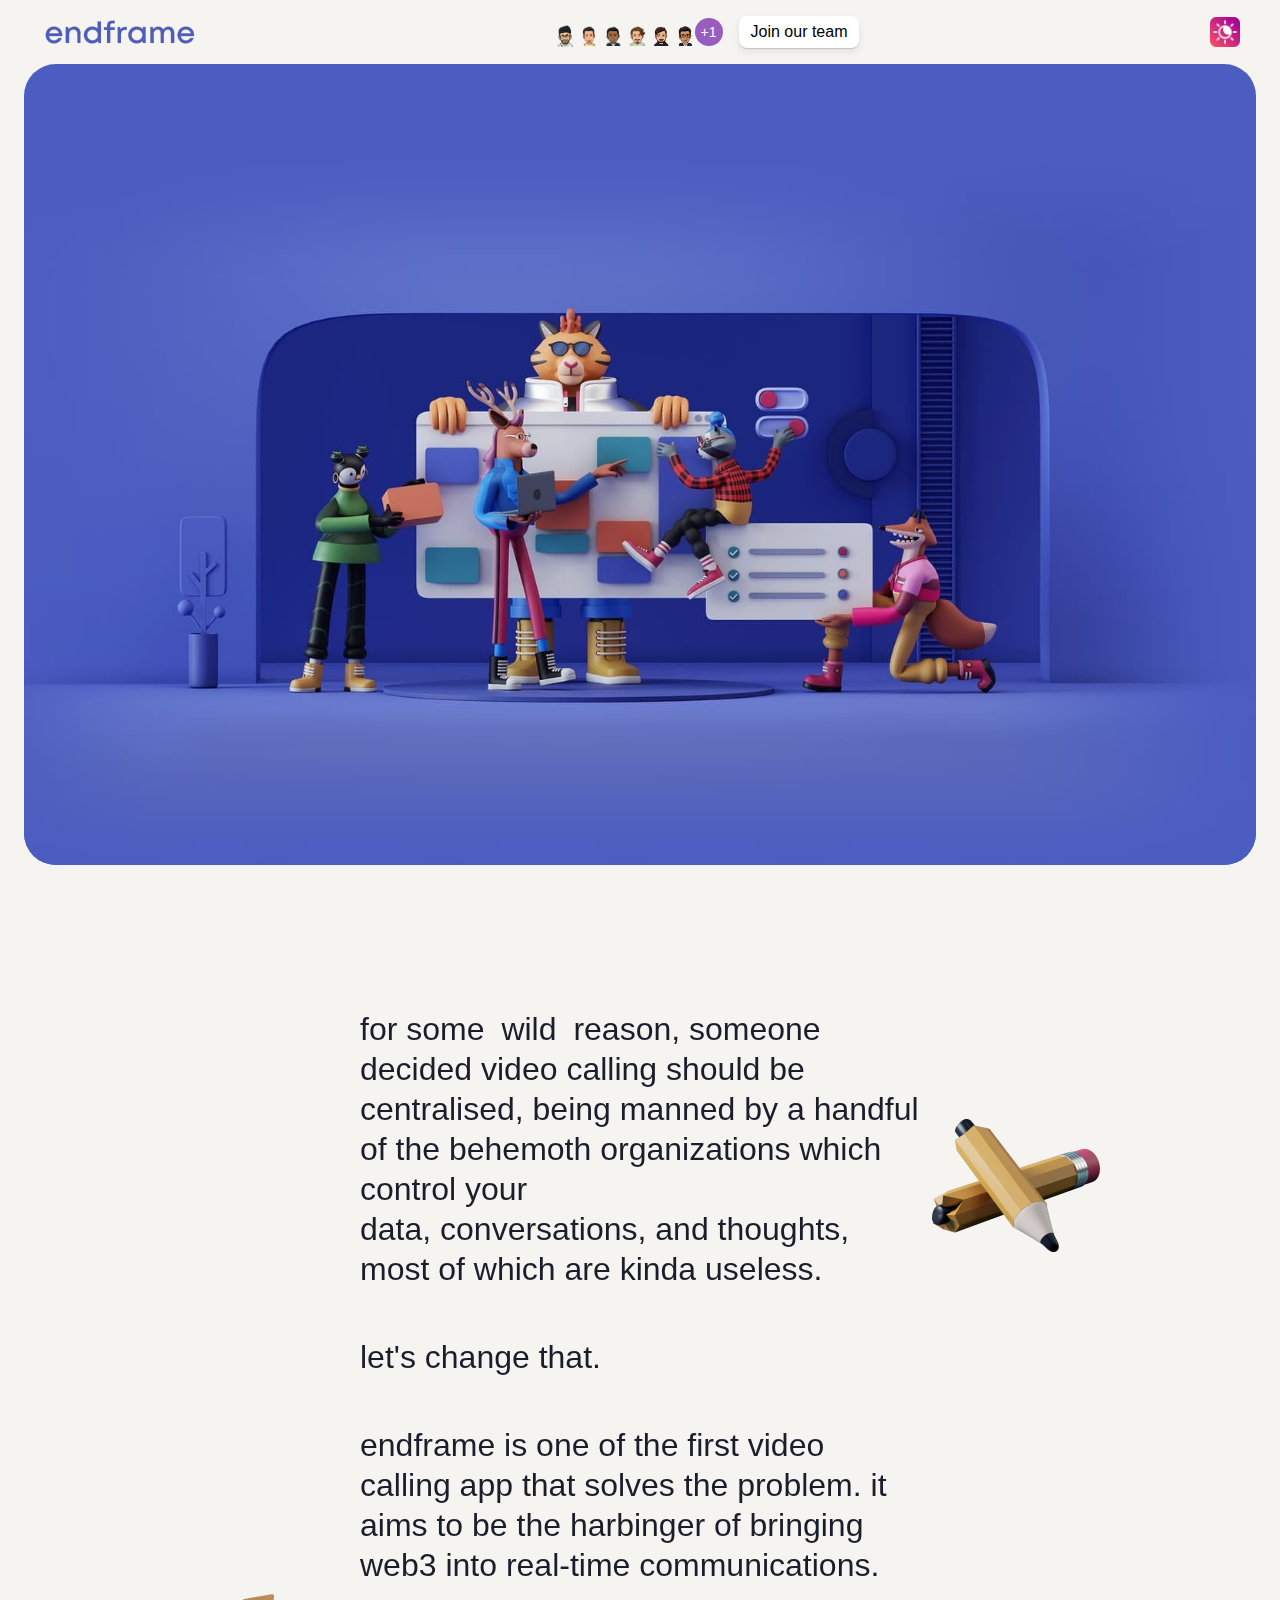
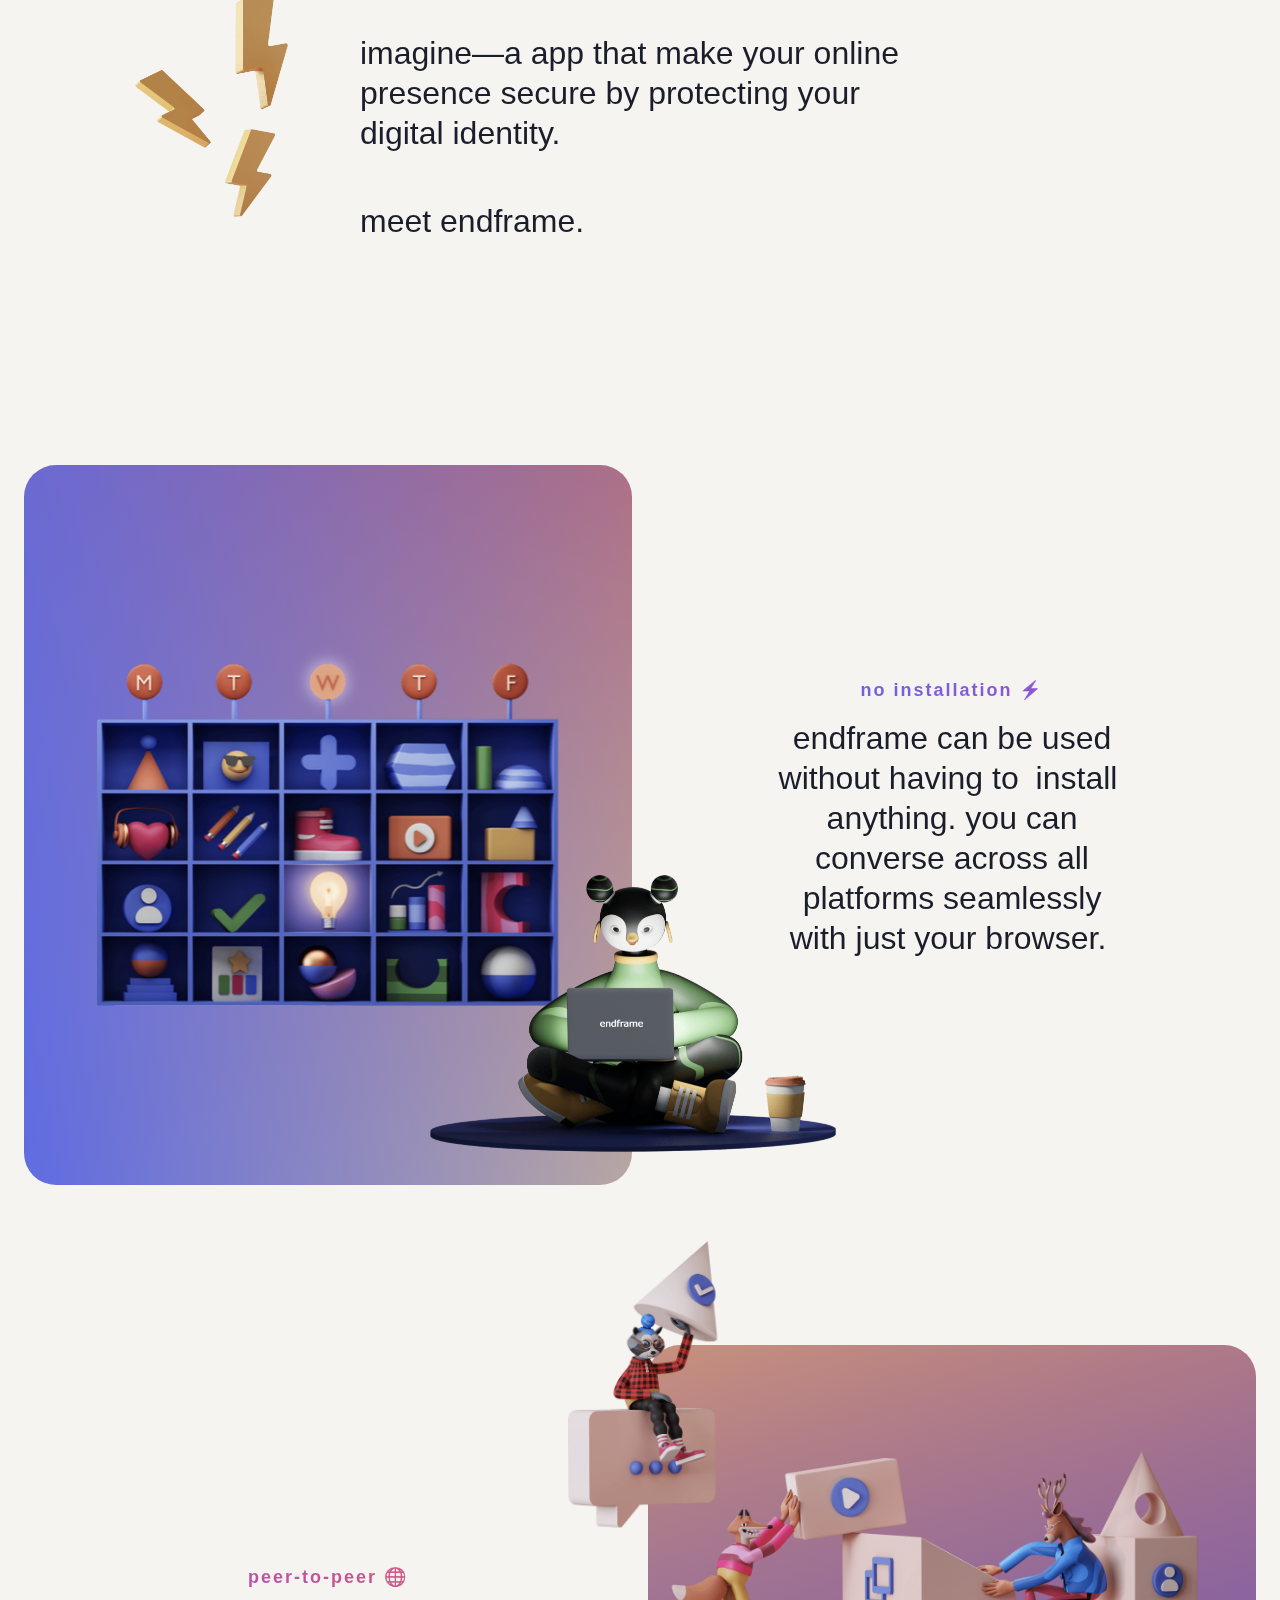
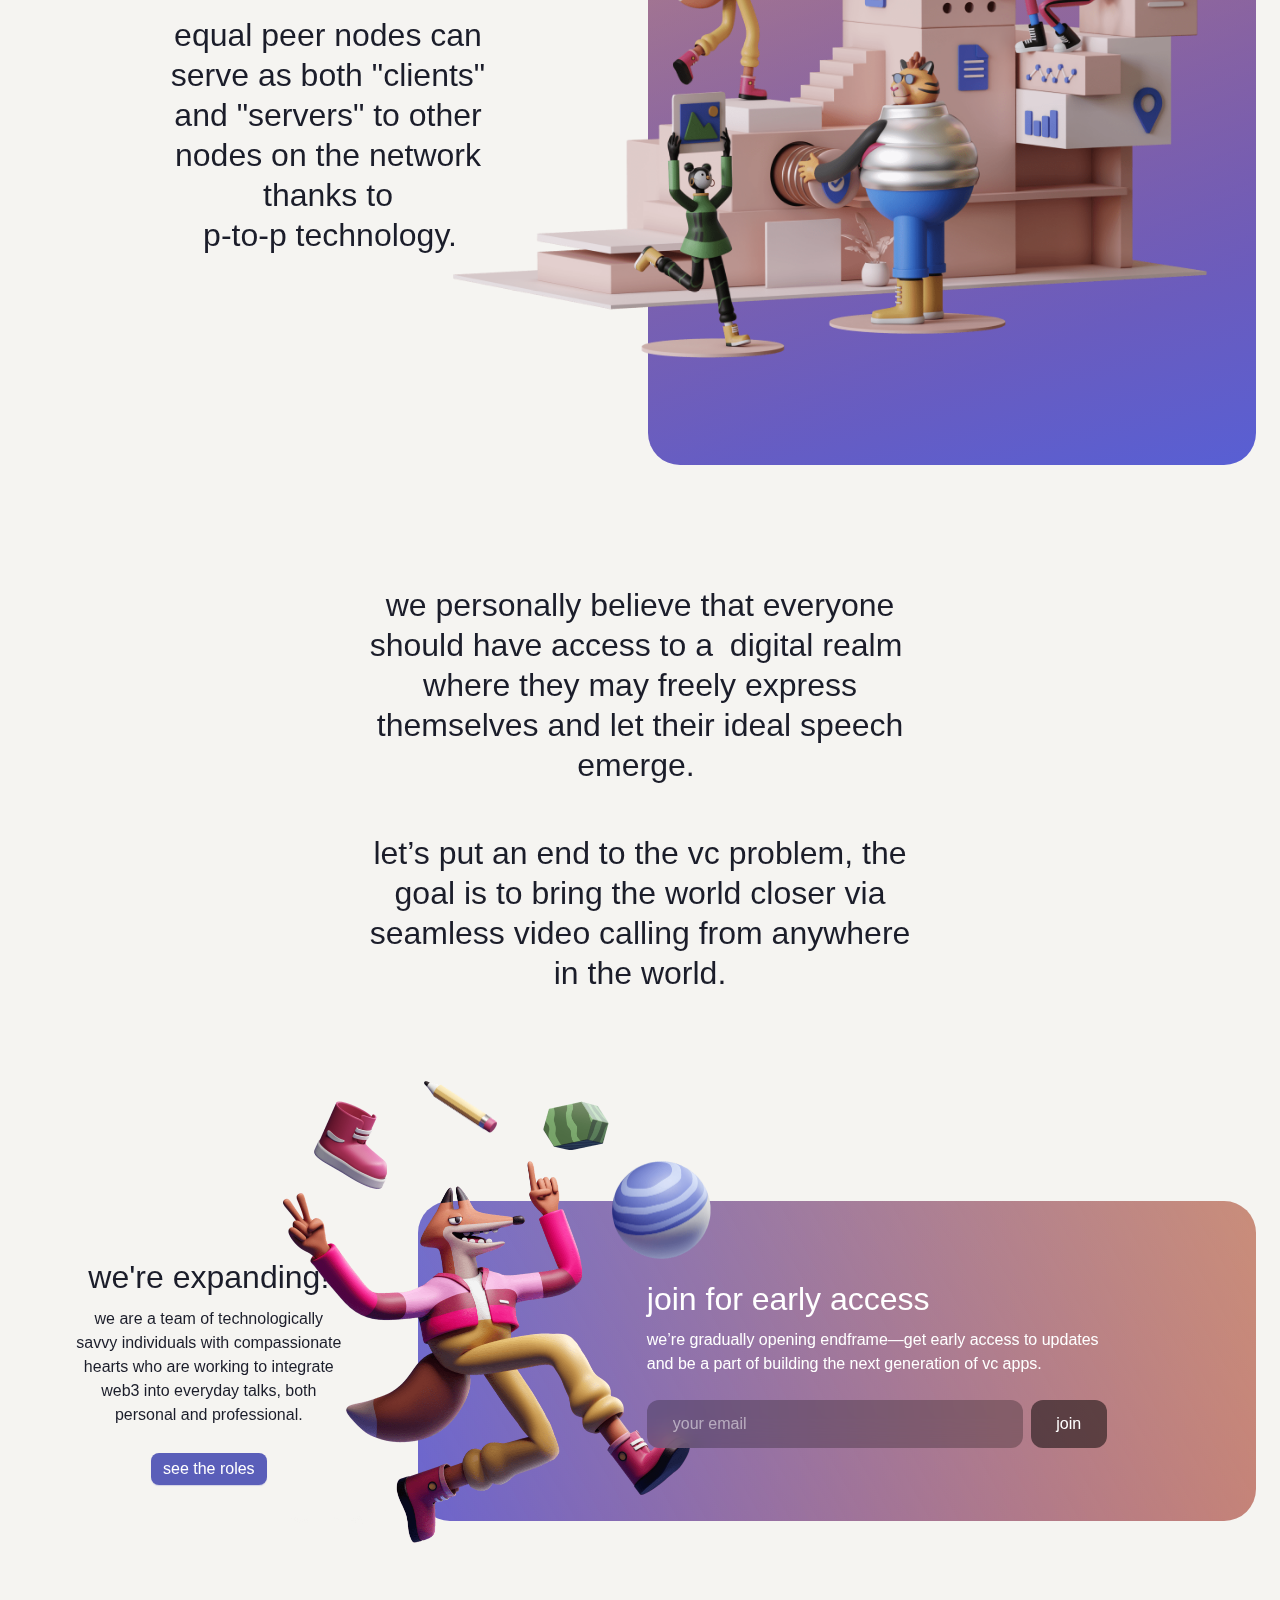
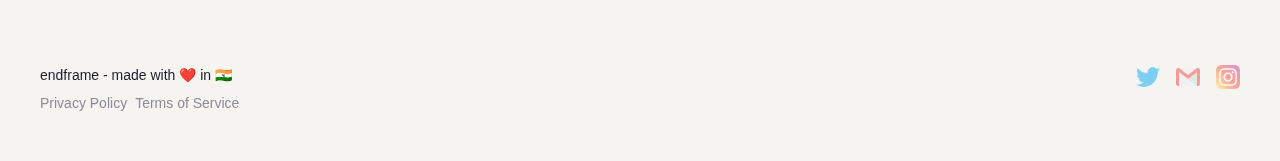
<file: index.html>
<!DOCTYPE html>
<html data-wf-domain="endframe.io" data-wf-page="5f30da02608817037b445ddc" data-wf-site="5f04dd60cf344a1e1952a8e5" lang="en">
   <head>
      <meta charset="utf-8"/>
      <title>EndFrame - The OG meeting App.</title>
      <meta content="EndFrame - The OG meeting App." name="description"/>
      <meta content="EndFrame - The OG meeting App." property="og:title"/>
      <meta content="EndFrame - The OG meeting App." property="og:description"/>
      <meta content="assets/Dog_Img.jpg" property="og:image"/>
      <meta content="EndFrame - The OG meeting App." property="twitter:title"/>
      <meta content="EndFrame - The OG meeting App." property="twitter:description"/>
      <meta content="assets/Dog_Img.jpg" property="twitter:image"/>
      <meta property="og:type" content="website"/>
      <meta content="summary_large_image" name="twitter:card"/>
      <meta content="width=device-width, initial-scale=1" name="viewport"/>
      <link href="assets/css/style.css" rel="stylesheet" type="text/css"/>
      <script type="text/javascript">!function(o,c){var n=c.documentElement,t=" w-mod-";n.className+=t+"js",("ontouchstart"in o||o.DocumentTouch&&c instanceof DocumentTouch)&&(n.className+=t+"touch")}(window,document);</script>
      <link href="favicon.png" rel="shortcut icon" type="image/x-icon"/>
      <link href="favicon.png" rel="apple-touch-icon"/>
      <!-- Hotjar Tracking Code for https://endframe.in/ -->
      <script>
         (function(h,o,t,j,a,r){
            h.hj=h.hj||function(){(h.hj.q=h.hj.q||[]).push(arguments)};
            h._hjSettings={hjid:3117147,hjsv:6};
            a=o.getElementsByTagName('head')[0];
            r=o.createElement('script');r.async=1;
            r.src=t+h._hjSettings.hjid+j+h._hjSettings.hjsv;
            a.appendChild(r);
         })(window,document,'https://static.hotjar.com/c/hotjar-','.js?sv=');
      </script>
      <style>
         .navigation, .avatar-details, .text-field {
         backdrop-filter: blur(12px) saturate(100%);
         -webkit-backdrop-filter: blur(12px) saturate(50%);
         }
         .team-illustration {
         -webkit-backface-visibility: hidden;
         -webkit-perspective: 1000;
         -webkit-transform: translate3d(0,0,0);
         -webkit-transform: translateZ(0);
         backface-visibility: hidden;
         perspective: 1000;
         transform: translate3d(0,0,0);
         transform: translateZ(0);
         background: linear-gradient(345.78deg, #5260DB -6.89%, rgba(196, 196, 196, 0) 130.35%), linear-gradient(158.93deg, #FFD771 -53.51%, rgba(255, 255, 255, 0) 79.37%), linear-gradient(346.2deg, #C84C4C -28.1%, #C84C4C 109.05%);
         } 
         .individual-illustration {
         -webkit-backface-visibility: hidden;
         -webkit-perspective: 1000;
         -webkit-transform: translate3d(0,0,0);
         -webkit-transform: translateZ(0);
         backface-visibility: hidden;
         perspective: 1000;
         transform: translate3d(0,0,0);
         transform: translateZ(0);
         background: linear-gradient(81.23deg, #5C6AE4 -3.32%, rgba(196, 196, 196, 0) 153.75%), linear-gradient(351.21deg, #FFD771 0%, rgba(255, 215, 113, 0) 122.07%), linear-gradient(346.2deg, #C84C4C -28.1%, #C84C4C 109.05%);
         }
         .sign-up-box{
         background: linear-gradient(240.45deg, #FFD771 -133.75%, rgba(255, 215, 113, 0) 99.56%), linear-gradient(100.47deg, #5C6AE4 -20.78%, #C84C4C 155.66%);
         }
         .avatar-details{
         backdrop-filter: blur(12px) saturate(100%);
         -webkit-backdrop-filter: blur(12px) saturate(50%);
         }
      </style>
   </head>
   <body class="body-sand">
      <div class="navigation sand">
         <div class="nav-container">
            <div class="nav-left"><a href="index.html" aria-current="page" class="logo-link w-inline-block w--current"><img src="assets/endframe_blue.png" alt="EndFrame" id="mainicon"/></a></div>
            <div class="nav-right">
               <div class="div-block-26">
                  <div data-w-id="0f7e44c5-6980-735d-4506-1ea8ee22cb84" class="div-block-27">
                     <img src="assets/team/harsh_bitmoji.png" width="28.5" alt=""/>
                     <div class="avatar-details julie">
                        <div class="div-block-28"><img src="assets/team/harsh_bitmoji.png" width="80" alt=""/></div>
                        <div class="text-block-4"><b>Harsh</b></div>
                        <div class="text-block-4">Founder & Developer</div>
                        <div class="text-block-4 sub">breaking codes💻(& not hearts❤️)</div>
                     </div>
                  </div>
                  <div data-w-id="0f7e44c5-6980-735d-4506-1ea8ee22cb8f" class="div-block-27">
                     <img src="assets/team/abhi_bitmoji.png" width="28.5" alt=""/>
                     <div class="avatar-details junnie">
                        <div class="div-block-28"><img src="assets/team/abhi_bitmoji.png" width="80" alt=""/></div>
                        <div class="text-block-4"><b>Abhi</b></div>
                        <div class="text-block-4">Frontend Developer</div>
                        <div class="text-block-4 sub">excelsior</div>
                     </div>
                  </div>
                  <div data-w-id="0f7e44c5-6980-735d-4506-1ea8ee22cb9a" class="div-block-27">
                     <img src="assets/team/lux_bitmoji.png" width="28.5" alt=""/>
                     <div class="avatar-details febby">
                        <div class="div-block-28"><img src="assets/team/lux_bitmoji.png" width="80" alt=""/></div>
                        <div class="text-block-4"><b>Laxman</b></div>
                        <div class="text-block-4">Security Developer</div>
                        <div class="text-block-4 sub">spreading Love🫶</div>
                     </div>
                  </div>
                  <div data-w-id="0f7e44c5-6980-735d-4506-1ea8ee22cba5" class="div-block-27">
                     <img src="assets/team/yash_bitmoji.png" width="28.5" alt=""/>
                     <div class="avatar-details augustin">
                        <div class="div-block-28"><img src="assets/team/yash_bitmoji.png" width="80" alt=""/></div>
                        <div class="text-block-4"><b>Yash</b></div>
                        <div class="text-block-4">Creative Head</div>
                        <div class="text-block-4 sub">vibing ✌🏻✨</div>
                     </div>
                  </div>
                  <div data-w-id="0f7e44c5-6980-735d-4506-1ea8ee22cb9a" class="div-block-27">
                     <img src="assets/team/sarthak_bitmoji.png" width="28.5" alt=""/>
                     <div class="avatar-details julie">
                        <div class="div-block-28"><img src="assets/team/sarthak_bitmoji.png" width="80" alt=""/></div>
                        <div class="text-block-4"><b>Sarthak</b></div>
                        <div class="text-block-4">Cryptography</div>
                        <div class="text-block-4 sub">innlvative minds ✨️✨️</div>
                     </div>
                  </div>
                  <div data-w-id="0f7e44c5-6980-735d-4506-1ea8ee22cb9a" class="div-block-27">
                     <img src="assets/team/parth_bitmoji.png" width="28.5" alt=""/>
                     <div class="avatar-details febby">
                        <div class="div-block-28"><img src="assets/team/parth_bitmoji.png" width="80" alt=""/></div>
                        <div class="text-block-4"><b>Parth</b></div>
                        <div class="text-block-4">Operations & Marketing</div>
                        <div class="text-block-4 sub">all glory belongs to GOD🌈</div>
                     </div>
                  </div>
                  <div data-w-id="0f7e44c5-6980-735d-4506-1ea8ee22cbbb" class="div-block-27-copy">
                     <div>+1</div>
                     <div class="avatar-details you">
                        <div class="div-block-28">
                           <div class="text-block-8">👋</div>
                        </div>
                        <div class="text-block-4">You!</div>
                        <div class="text-block-4 sub">Anywhere</div>
                        <div class="text-block-4 sub">We&#x27;re 100% Remote</div>
                     </div>
                  </div>
               </div>
               <a rel="noreferrer" href="https://endframeinc.notion.site/Join-the-pack-d389be6444ca4378b85488f1ef13effa" target="_blank" class="button right w-inline-block">
                  <div class="jobs">Join</div>
                  <div class="hiring dark">Join our team</div>
               </a>
               
            </div>
            <img src="dark.png" id="dicon">
         </div>
      </div>
      <div class="hero-2 wf-section">
         <div class="div-block-30">
            <div class="div-block-32">
               <div class="div-block-31">
                  <div data-w-id="e06ba8de-09f6-aa3a-2321-457def999b46" style="opacity:0" class="text-block-6">COMING SOON</div>
                  <div>
                     <h1 class="heading-7">
                      <span data-w-id="44a92d55-1cf9-24a3-5c13-4e34d4717b34" style="opacity:0;-webkit-transform:translate3d(0, 8PX, 0) scale3d(1, 1, 1) rotateX(0) rotateY(0) rotateZ(0) skew(0, 0);-moz-transform:translate3d(0, 8PX, 0) scale3d(1, 1, 1) rotateX(0) rotateY(0) rotateZ(0) skew(0, 0);-ms-transform:translate3d(0, 8PX, 0) scale3d(1, 1, 1) rotateX(0) rotateY(0) rotateZ(0) skew(0, 0);transform:translate3d(0, 8PX, 0) scale3d(1, 1, 1) rotateX(0) rotateY(0) rotateZ(0) skew(0, 0)" class="text-span">building a network for</span> 

                      
                      
                      <span data-w-id="1bfe4fa7-5faa-ee19-31da-80bcdc350c01" style="opacity:0;-webkit-transform:translate3d(0, 8PX, 0) scale3d(1, 1, 1) rotateX(0) rotateY(0) rotateZ(0) skew(0, 0);-moz-transform:translate3d(0, 8PX, 0) scale3d(1, 1, 1) rotateX(0) rotateY(0) rotateZ(0) skew(0, 0);-ms-transform:translate3d(0, 8PX, 0) scale3d(1, 1, 1) rotateX(0) rotateY(0) rotateZ(0) skew(0, 0);transform:translate3d(0, 8PX, 0) scale3d(1, 1, 1) rotateX(0) rotateY(0) rotateZ(0) skew(0, 0)" class="text-span">peer-to-peer video calls.</span> 
                      
                      
                    </h1>
                  </div>
               </div>
            </div>
            <div class="div-block-33"><img src="assets/Hero.jpg" sizes="(max-width: 767px) 100vw, (max-width: 991px) 95vw, (max-width: 1279px) 96vw, (max-width: 1919px) 97vw, (max-width: 2784px) 98vw, 2729px" srcset="assets/Hero-p-800.jpeg 800w, assets/Hero-p-1080.jpeg 1080w, assets/Hero-p-1600.jpeg 1600w, assets/Hero-p-2000.jpeg 2000w, assets/Hero-p-2600.jpeg 2600w, assets/Hero.jpg 2729w" alt="" class="image-12"/></div>
         </div>
      </div>
      <div class="intro wf-section">
         <div class="intro-container">
            <div data-w-id="b6f75e9e-d097-a6e0-10f4-10da1a0191a5" class="fade-paragraph">
               <div class="paragraph-3">for some</div>
               <div class="div-block-34">
                  <div class="paragraph-3">wild</div>
                  <div class="lottie-animation-2" data-w-id="f19f0398-fac7-acb6-1397-1c100f4792af" data-animation-type="lottie" data-src="https://assets-global.website-files.com/5f04dd60cf344a1e1952a8e5/5f3333e07667ce4f7e49a501_wild.json" data-loop="1" data-direction="1" data-autoplay="1" data-is-ix2-target="0" data-renderer="svg" data-default-duration="0.5338671787890117" data-duration="0"></div>
               </div>
               <div class="paragraph-3">reason, someone decided video calling should be centralised, being manned by a handful of the behemoth organizations which control your<br>data, conversations, and thoughts, most of which are kinda useless.</div>
            </div>
            <div data-w-id="75a5041c-e9eb-8a86-7371-f0683b6acbb4" class="fade-paragraph underline">
               <div class="div-block-35">
                  <div class="text-block-11">let&#x27;s change that.</div>
                  <div data-w-id="d8a1c6a8-0391-d45e-8343-bffa51c0afdf" data-is-ix2-target="1" class="lottie-animation-3" data-animation-type="lottie" data-src="https://assets-global.website-files.com/5f04dd60cf344a1e1952a8e5/5f33356cd415c65f99c0f18f_underline-large.json" data-loop="0" data-direction="1" data-autoplay="0" data-renderer="svg" data-default-duration="3.7037035528487685" data-duration="0"></div>
               </div>
            </div>
            <div data-w-id="07bd8a8d-3b7e-be12-539a-ac5511bd8d00" class="fade-paragraph">
               <p>endframe is one of the first video calling app that solves the problem. it aims to be the harbinger of bringing web3 into real-time communications.<br/></p>
            </div>
            <div data-w-id="f77a9868-dd3b-4171-e243-5ed4ea367122" class="fade-paragraph">
               <p>imagine—a app that make your online presence secure by protecting your digital identity.<br/></p>
            </div>
            <div data-w-id="840bca6b-bb5e-7016-fa3a-f7171bd7207b" class="fade-paragraph">
               <p>meet endframe.</p>
            </div>
            <div data-w-id="bc98775c-f277-8a5b-258c-c06b4f71066e" class="div-block-17"><img src="assets/Pencil.png" width="168" alt=""/></div>
            <div class="div-block-18">
               <div data-w-id="12a501bc-da07-1fa9-bc50-cabc1cb9b364"><img src="assets/Lighting_2-Strikes.png" width="218.5" alt=""/></div>
               <div data-w-id="7df2e25c-aba0-a8bd-58dd-5b6295eac148" class="div-block-19"><img src="assets/Lighting_1-Strike.png" width="124" alt=""/></div>
            </div>
         </div>
      </div>
      <div class="you-calendar wf-section">
         <div class="feature-container">
            <div class="left your-calendar">
               <div class="div-block-15">
                  <div class="div-block-40"><img src="assets/Shelves.png" sizes="(max-width: 479px) 100vw, (max-width: 767px) 85vw, (max-width: 1439px) 36vw, 522.890625px" srcset="assets/Shelves-p-500.png 500w, assets/Shelves.png 1158w" alt=""/></div>
                  <div data-w-id="0d80befb-634e-1d38-a376-d807f733b503" class="div-block-16"><img src="assets/Laptop_Girl.png" alt=""/></div>
               </div>
               <div class="individual-illustration"></div>
               <div class="individual-illustration-blur"><img src="assets/Blur.png" alt="" class="image-9"/></div>
            </div>
            <div class="right individual">
               <div class="div-block-20">
                  <div class="text-block-2"><h4>no installation ⚡️</h4></div>
                  <div class="div-block-36">
                     <div class="paragraph-3">endframe can be used without having to</div>
                     <div class="div-block-34">
                        <div class="paragraph-3">install</div>
                        <div data-w-id="5989dec1-8075-f60e-a972-65246a3ef928" data-is-ix2-target="1" class="lottie-animation-4" data-animation-type="lottie" data-src="https://assets-global.website-files.com/5f04dd60cf344a1e1952a8e5/5f332ec601a1dc360420f265_restores.json" data-loop="0" data-direction="1" data-autoplay="0" data-renderer="svg" data-default-duration="1.0010009602293968" data-duration="0"></div>
                     </div>
                     <div class="paragraph-3">anything. you can converse across all platforms seamlessly with just your browser.</div>
                  </div>
               </div>
            </div>
         </div>
      </div>
      <div class="your-meetings wf-section">
         <div class="feature-container swap">
            <div class="left">
               <div class="div-block-20-copy">
                  <div class="text-block-2 alt"><h4>peer-to-peer 🌐</h4></div>
                  <div class="div-block-39">
                     <div class="text-block-3-copy-copy">equal peer nodes can serve as both "clients" and "servers" to other nodes on the network thanks to<br/></div>
                     <div class="div-block-37">
                        <div class="lottie-animation-7" data-w-id="58460a82-8a94-11dc-4f13-3c1aa81c8965" data-animation-type="lottie" data-src="https://assets-global.website-files.com/5f04dd60cf344a1e1952a8e5/5f333043bfcb09011cc298f6_squiggle.json" data-loop="1" data-direction="1" data-autoplay="1" data-is-ix2-target="0" data-renderer="svg" data-default-duration="0.26693358939450584" data-duration="0"></div>
                        <div class="text-block-3-copy-copy-copy">p-to-p technology.<br/></div>
                        <div class="lottie-animation-7-copy" data-w-id="b193cf49-730f-4e60-f7b5-b27884f48734" data-animation-type="lottie" data-src="https://assets-global.website-files.com/5f04dd60cf344a1e1952a8e5/5f333043bfcb09011cc298f6_squiggle.json" data-loop="1" data-direction="1" data-autoplay="1" data-is-ix2-target="0" data-renderer="svg" data-default-duration="0.26693358939450584" data-duration="0"></div>
                     </div>
                  </div>
               </div>
            </div>
            <div class="right team">
               <div class="div-block-14">
                  <img src="assets/P-to-p.png" sizes="(max-width: 479px) 100vw, (max-width: 767px) 90vw, (max-width: 991px) 58vw, (max-width: 1439px) 59vw, 853.1171875px" srcset="assets/P-to-p-500.png 500w, assets/P-to-p.png 1746w" alt=""/>
                  <div data-w-id="ec6c8bd9-0747-4a62-0d80-86ada0cdeea4" class="div-block-21"><img src="assets/Messaging.png" width="155.5" alt=""/></div>
               </div>
               <div class="team-illustration"></div>
               <div class="team-illustration-blur"><img src="assets/Blur.png" sizes="100vw" srcset="assets/Blur.png 500w, assets/Blur.png 800w, assets/Blur.png 1024w" alt="" class="image-10"/></div>
            </div>
         </div>
      </div>
      <div class="mission wf-section">
         <div class="container">
            <div class="_480">
               <div class="div-block-38">
                  <div class="paragraph-3">we personally believe that everyone should have access to a</div>
                  <div class="div-block-34">
                     <div class="paragraph-3">digital realm</div>
                     <div data-w-id="56921e84-203e-a867-fe0a-a89cb5645759" data-is-ix2-target="1" class="lottie-animation-6" data-animation-type="lottie" data-src="https://assets-global.website-files.com/5f04dd60cf344a1e1952a8e5/5f332de893e2d106557e5f3d_too-damn-short.json" data-loop="0" data-direction="1" data-autoplay="0" data-renderer="svg" data-default-duration="3.1364696753854435" data-duration="0"></div>
                  </div>
                  <div class="paragraph-3">where they may freely express themselves and let their ideal speech emerge.</div>
               </div>
               <div class="text-block-3-copy">let’s put an end to the vc problem, the goal is to bring the world closer via seamless video calling from anywhere in the world.<br/></div>
            </div>
         </div>
      </div>
      <div class="cta wf-section">
         <div data-w-id="7c58d79c-24ae-e83c-331f-763fc7f3d1a4" class="cta-container">
            <div class="div-block-3 white">
               <h2 class="heading-2">we&#x27;re expanding!</h2>
               <div class="div-block-29">
                  <p class="paragraph-copy">we are a team of technologically savvy individuals with compassionate hearts who are working to integrate web3 into everyday talks, both personal and professional.</p>
               </div>
               <a rel="noreferrer" href="https://endframeinc.notion.site/Join-the-pack-d389be6444ca4378b85488f1ef13effa" target="_blank" class="button blue w-inline-block">
                  <div>see the roles</div>
               </a>
            </div>
            <!-- Early Access Form -->
            <div class="sign-up-box">
               <div class="div-block-5">
                  <h2 class="heading-4">join for early access</h2>
                  <p class="paragraph">we’re gradually opening endframe—get early access to updates and be a part of building the next generation of vc apps.</p>
                  <div class="form-block w-form">
                     <form onsubmit="sendEmail()" id="wf-form-Waitlist" name="wf-form-Waitlist" data-name="Waitlist" method="get" class="form"><input type="email" class="text-field w-input" maxlength="256" name="email" data-name="Email" placeholder="your email" id="Waitlist" required=""/><input type="submit" value="join" data-wait="..." class="submit-button w-button"/></form>
                     <div class="success-message w-form-done">
                        <div class="text-block-7">congratulations!🎉you&#x27;re on the waitlist!</div>
                        <a href="https://i485npcg0ir.typeform.com/to/s3gH47Bu" class="link-2">fill out our quick survey</a>
                        <link rel="prefetch" href="https://i485npcg0ir.typeform.com/to/s3gH47Bu"/>
                     </div>
                     <div class="error-message w-form-fail">
                        <div>oops! something went wrong while submitting the form.</div>
                     </div>
                  </div>
               </div>
               <div class="div-block-7">
                  <img src="assets/Dog.png" width="407.5" alt="" class="image-11"/>
                  <div data-w-id="33f915b0-4297-89e5-b8ca-784854e70e8e" class="div-block-22"><img src="assets/Shoe.png" width="74" alt=""/></div>
                  <div data-w-id="f57d7fea-6deb-a098-6621-d82008b3bbaa" style="-webkit-transform:translate3d(0, 0PX, 0) scale3d(1, 1, 1) rotateX(0) rotateY(0) rotateZ(0DEG) skew(0, 0);-moz-transform:translate3d(0, 0PX, 0) scale3d(1, 1, 1) rotateX(0) rotateY(0) rotateZ(0DEG) skew(0, 0);-ms-transform:translate3d(0, 0PX, 0) scale3d(1, 1, 1) rotateX(0) rotateY(0) rotateZ(0DEG) skew(0, 0);transform:translate3d(0, 0PX, 0) scale3d(1, 1, 1) rotateX(0) rotateY(0) rotateZ(0DEG) skew(0, 0)" class="div-block-23"><img src="assets/Pencil-Small.png" width="73.5" alt=""/></div>
                  <div data-w-id="4fca21bb-9251-809a-2f55-c02fa6dbde99" class="div-block-24"><img src="assets/Abstract-Green.png" width="65.5" alt=""/></div>
                  <div data-w-id="a0c6b04c-7bb3-3e4b-d58e-ab33c17476a7" style="-webkit-transform:translate3d(0PX, 0, 0) scale3d(1, 1, 1) rotateX(0) rotateY(0) rotateZ(0DEG) skew(0, 0);-moz-transform:translate3d(0PX, 0, 0) scale3d(1, 1, 1) rotateX(0) rotateY(0) rotateZ(0DEG) skew(0, 0);-ms-transform:translate3d(0PX, 0, 0) scale3d(1, 1, 1) rotateX(0) rotateY(0) rotateZ(0DEG) skew(0, 0);transform:translate3d(0PX, 0, 0) scale3d(1, 1, 1) rotateX(0) rotateY(0) rotateZ(0DEG) skew(0, 0)" class="div-block-25"><img src="assets/Abstract Blue.png" width="98.5" alt=""/></div>
               </div>
            </div>
         </div>
      </div>
      <!-- Footer Section -->
      <div class="footer wf-section">
         <div class="footer-container">
            <div class="footer-left">
               <div>endframe - made with ❤️ in 🇮🇳</div>
               <div class="div-block-43"><a href="privacy.html" class="footer-link">Privacy Policy</a><a href="terms.html" class="footer-link">Terms of Service</a></div>
            </div>
            <div class="footer-right">
               <div class="w-layout-grid grid"><a rel="noopener" href="https://twitter.com/endframe_inc" target="_blank" class="social-link w-inline-block"><img src="assets/socials/twitter.png" alt="twitter"/></a><a rel="noopener" href="mailto:contact.endframe@gmail.com" target="_blank" class="social-link w-inline-block"><img src="assets/socials/gmail.png" alt="gmail"/></a><a rel="noopener" href="https://instagram.com/endframe.inc" target="_blank" class="social-link w-inline-block"><img src="assets/socials/instagram.png" alt="instagram"/></a></div>
            </div>
         </div>
      </div>
      <script>
        var dicon = document.getElementById("dicon");
        var mainicon = document.getElementById("mainicon");
        dicon.onclick = function(){
          document.body.classList.toggle("dark-theme");
          if(document.body.classList.contains("dark-theme")){
            dicon.src = "light.png"
          }
          else{
            dicon.src = "dark.png"
          }
        }
      </script>
      <script src="https://d3e54v103j8qbb.cloudfront.net/js/jquery-3.5.1.min.dc5e7f18c8.js?site=5f04dd60cf344a1e1952a8e5" type="text/javascript" integrity="sha256-9/aliU8dGd2tb6OSsuzixeV4y/faTqgFtohetphbbj0=" crossorigin="anonymous"></script><script src="assets/js/script.js" type="text/javascript"></script>
      <script src="https://smtpjs.com/v3/smtp.js"></script>
      <script>
         function sendEmail(){
               Email.send({
                  SecureToken : "9716e37b-f8f8-47fb-8701-8dd2293806ec",
                  To : document.getElementById("Waitlist").value,
                  From : 'admin@endframe.in',
                  FromName : 'Endframe Inc.',
                  Subject : "Early access to endframe",
                  Body : "Hi there, Thanks so much for signing-up to try endframe! My name is Harsh, I'm one of the founders here. 👋 Quick refresher: endframe is peer-to-peer video calling webapp. We've been in Alpha, testing with teams for several months, and wanted to invite you to join them! But first, we need to see if endframe is compatible for you. Thanks so much for your time! Be in touch. 🙌 Harsh & The endframe team"
            })
         }
      </script>
   </body>
</html>
</file>
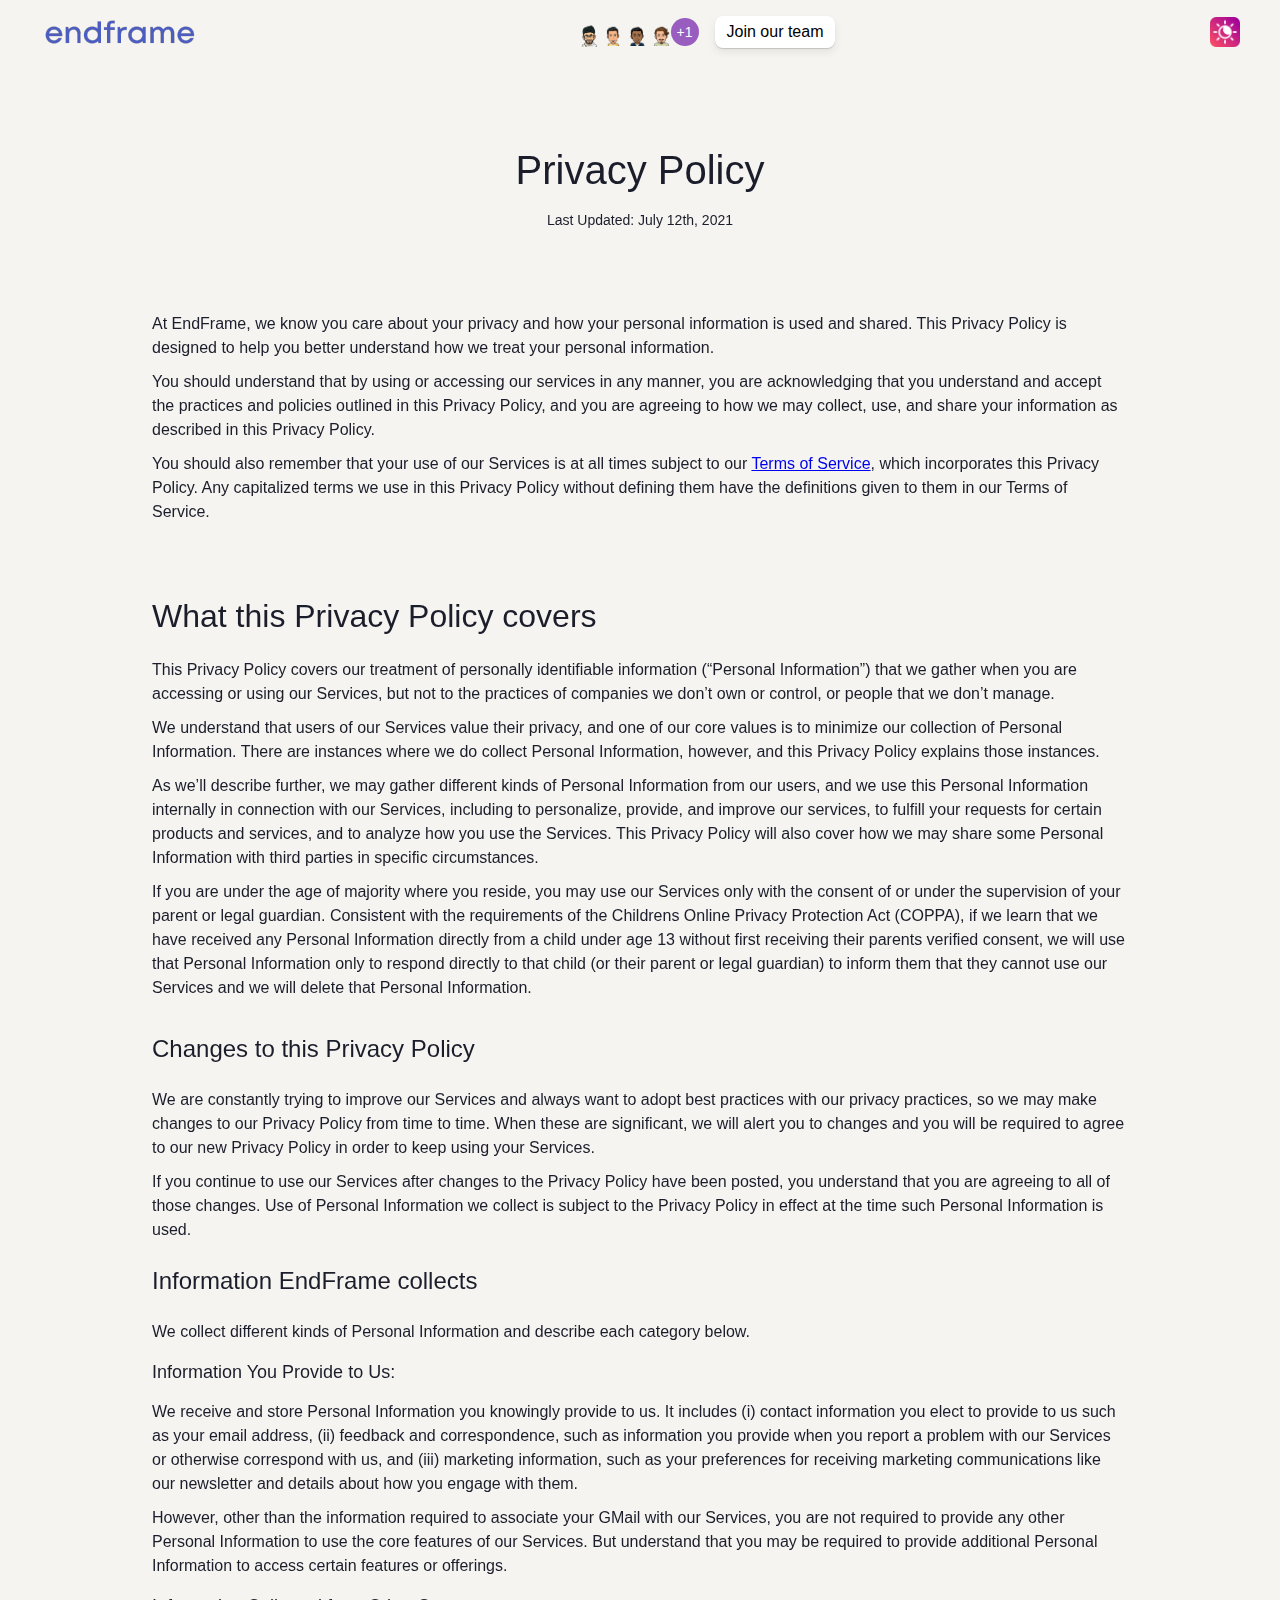
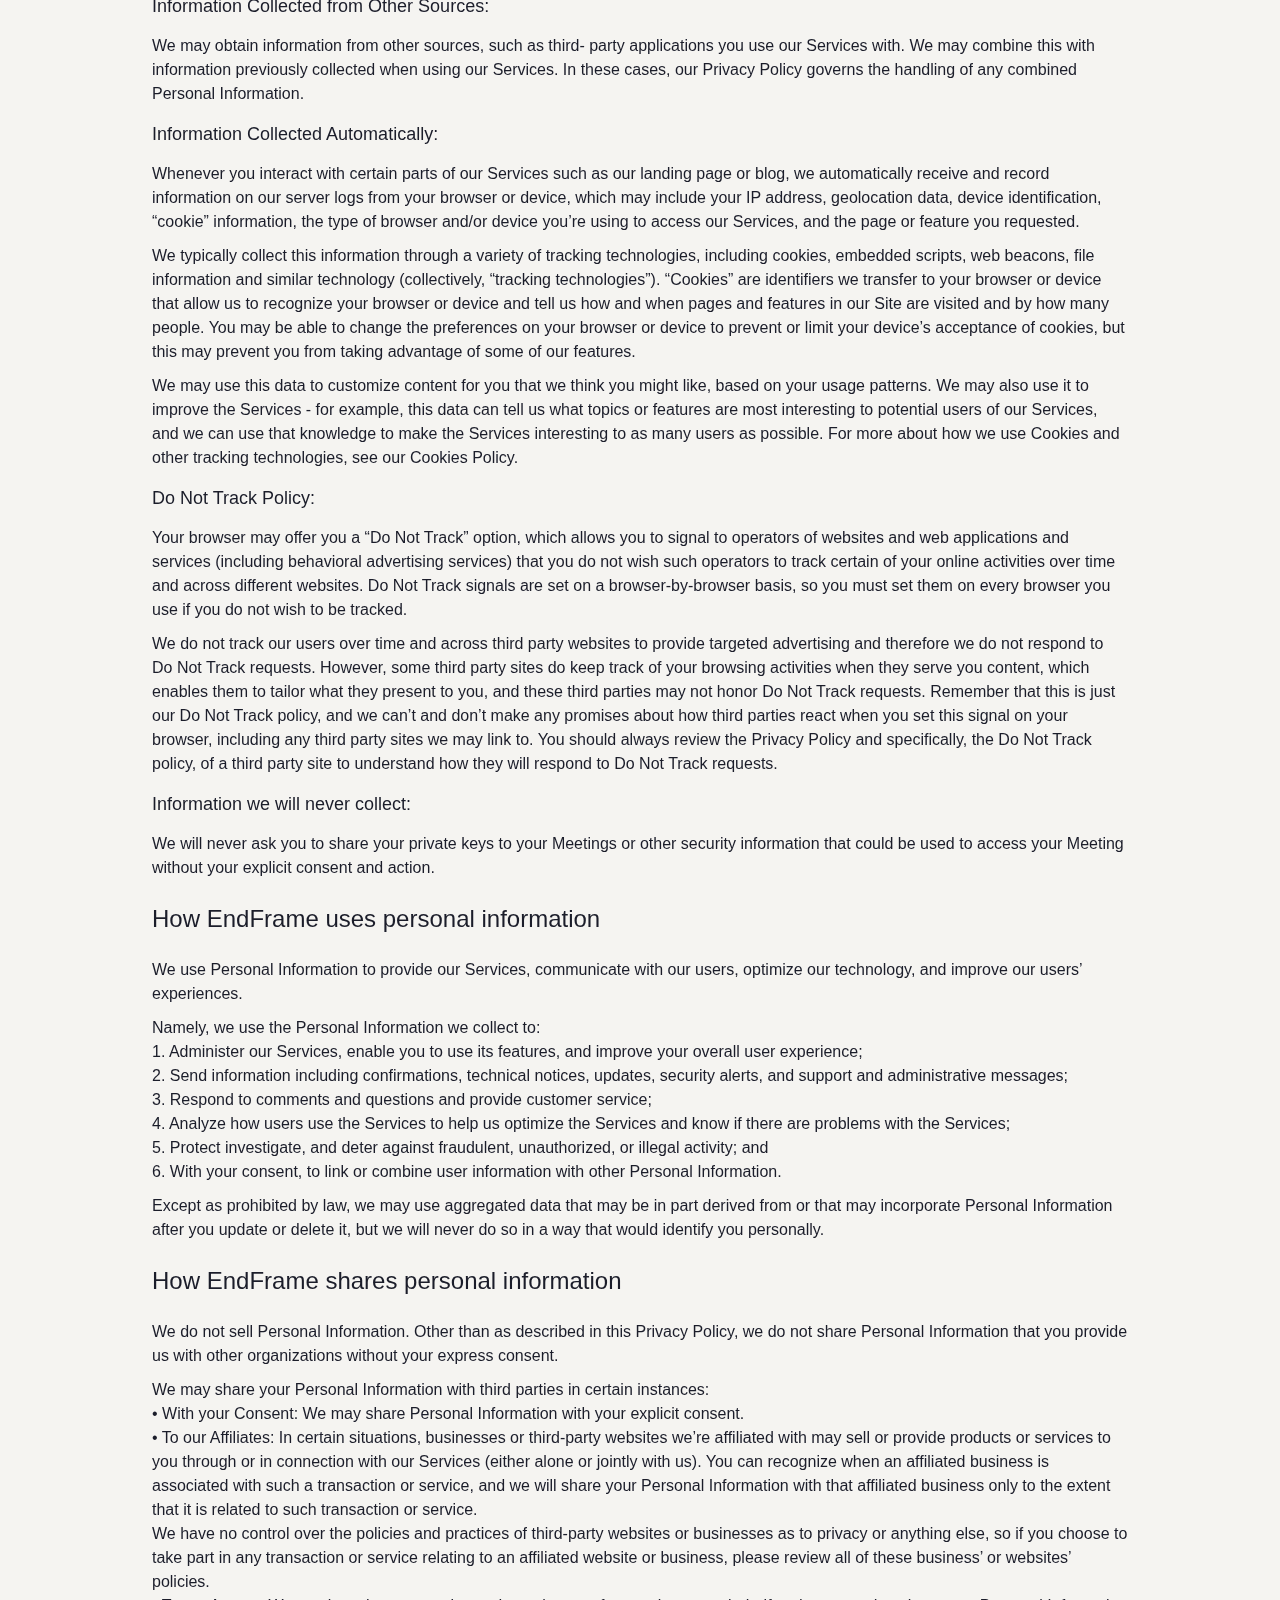
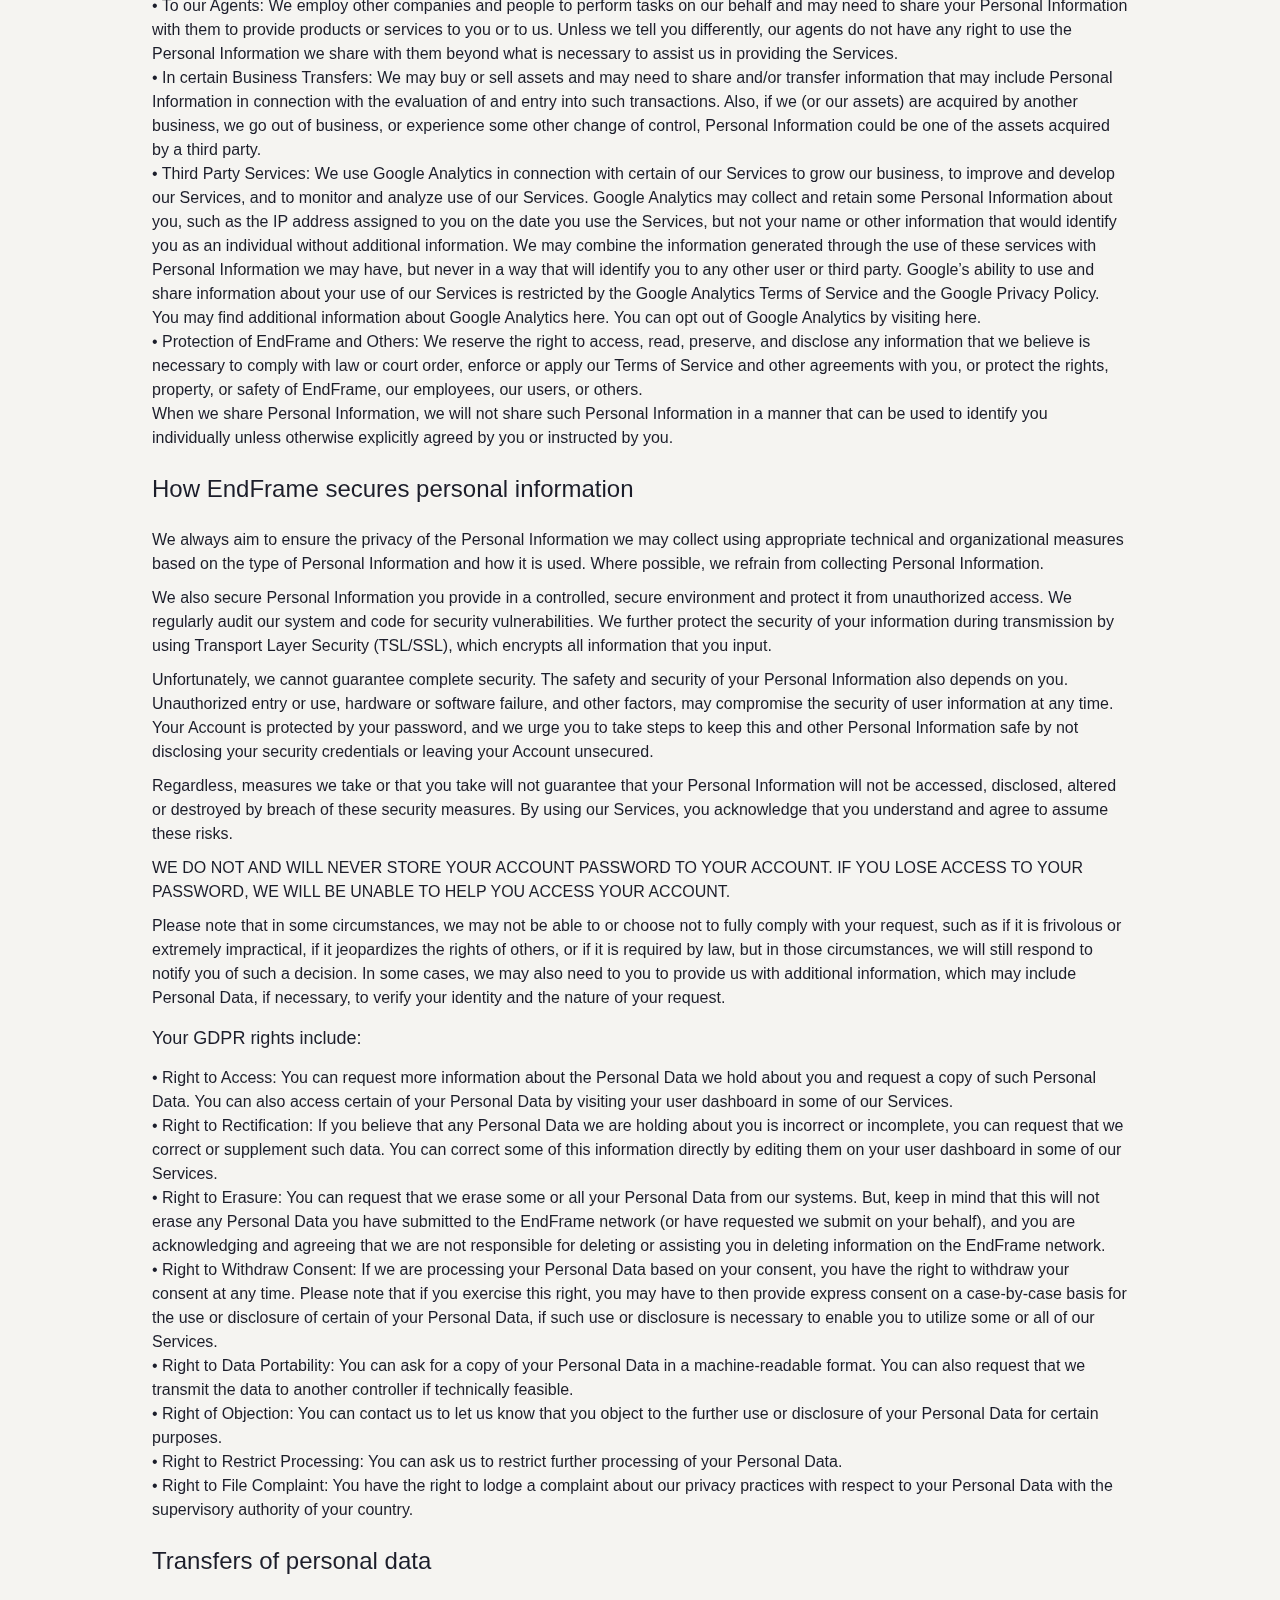
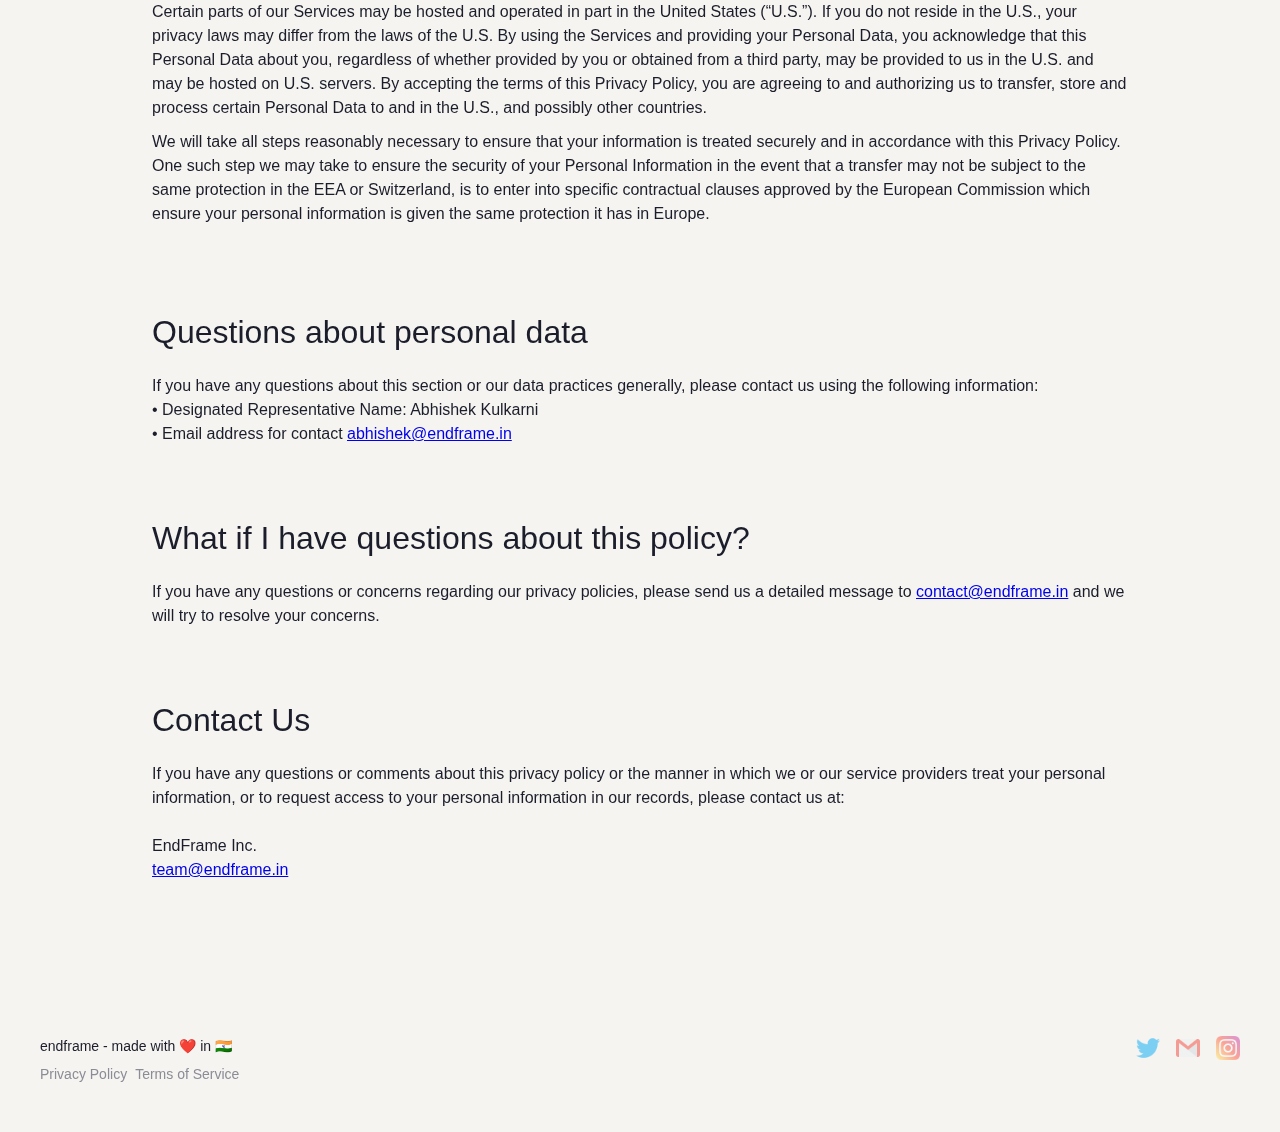
<file: privacy.html>
<!DOCTYPE html>
<html data-wf-domain="endframe.in" data-wf-page="60875837bf7695beb42b10be" data-wf-site="5f04dd60cf344a1e1952a8e5" lang="en">
   <head>
      <meta charset="utf-8"/>
      <title>Privacy Policy — EndFrame</title>
      <meta content="Privacy Policy — EndFrame" property="og:title"/>
      <meta content="Privacy Policy — EndFrame" property="twitter:title"/>
      <meta content="width=device-width, initial-scale=1" name="viewport"/>
      <link href="assets/css/style.css" rel="stylesheet" type="text/css"/>
      <script type="text/javascript">!function(o,c){var n=c.documentElement,t=" w-mod-";n.className+=t+"js",("ontouchstart"in o||o.DocumentTouch&&c instanceof DocumentTouch)&&(n.className+=t+"touch")}(window,document);</script>
      <link href="assets/favicon.png" rel="shortcut icon" type="image/x-icon"/>
      <link href="assets/favicon.png" rel="apple-touch-icon"/>
      <!-- Hotjar Tracking Code for https://endframe.in/ -->
      <script>
         (function(h,o,t,j,a,r){
            h.hj=h.hj||function(){(h.hj.q=h.hj.q||[]).push(arguments)};
            h._hjSettings={hjid:3117147,hjsv:6};
            a=o.getElementsByTagName('head')[0];
            r=o.createElement('script');r.async=1;
            r.src=t+h._hjSettings.hjid+j+h._hjSettings.hjsv;
            a.appendChild(r);
         })(window,document,'https://static.hotjar.com/c/hotjar-','.js?sv=');
      </script>
      <style>
         .navigation, .avatar-details, .text-field {
         backdrop-filter: blur(12px) saturate(100%);
         -webkit-backdrop-filter: blur(12px) saturate(50%);
         }
         .team-illustration {
         -webkit-backface-visibility: hidden;
         -webkit-perspective: 1000;
         -webkit-transform: translate3d(0,0,0);
         -webkit-transform: translateZ(0);
         backface-visibility: hidden;
         perspective: 1000;
         transform: translate3d(0,0,0);
         transform: translateZ(0);
         background: linear-gradient(345.78deg, #5260DB -6.89%, rgba(196, 196, 196, 0) 130.35%), linear-gradient(158.93deg, #FFD771 -53.51%, rgba(255, 255, 255, 0) 79.37%), linear-gradient(346.2deg, #C84C4C -28.1%, #C84C4C 109.05%);
         }
         .individual-illustration {
         -webkit-backface-visibility: hidden;
         -webkit-perspective: 1000;
         -webkit-transform: translate3d(0,0,0);
         -webkit-transform: translateZ(0);
         backface-visibility: hidden;
         perspective: 1000;
         transform: translate3d(0,0,0);
         transform: translateZ(0);
         background: linear-gradient(81.23deg, #5C6AE4 -3.32%, rgba(196, 196, 196, 0) 153.75%), linear-gradient(351.21deg, #FFD771 0%, rgba(255, 215, 113, 0) 122.07%), linear-gradient(346.2deg, #C84C4C -28.1%, #C84C4C 109.05%);
         }
         .sign-up-box{
         background: linear-gradient(240.45deg, #FFD771 -133.75%, rgba(255, 215, 113, 0) 99.56%), linear-gradient(100.47deg, #5C6AE4 -20.78%, #C84C4C 155.66%);
         }
         .avatar-details{
         backdrop-filter: blur(12px) saturate(100%);
         -webkit-backdrop-filter: blur(12px) saturate(50%);
         }
      </style>
   </head>
   <body class="body-sand">
      <div class="navigation sand">
        <div class="nav-container">
          <div class="nav-left"><a href="index.html" aria-current="page" class="logo-link w-inline-block w--current"><img src="assets/endframe_blue.png" alt="EndFrame" id="mainicon"/></a></div>
          <div class="nav-right">
             <div class="div-block-26">
                <div data-w-id="0f7e44c5-6980-735d-4506-1ea8ee22cb84" class="div-block-27">
                   <img src="assets/team/harsh_bitmoji.png" width="28.5" alt=""/>
                   <div class="avatar-details julie">
                     <div class="div-block-28"><img src="assets/team/harsh_bitmoji.png" width="80" alt=""/></div>
                     <div class="text-block-4">Harsh</div>
                     <div class="text-block-4 sub">Founder and Developer</div>
                     <div class="text-block-4 sub"></div>
                  </div>
               </div>
               <div data-w-id="0f7e44c5-6980-735d-4506-1ea8ee22cb8f" class="div-block-27">
                  <img src="assets/team/abhi_bitmoji.png" width="28.5" alt=""/>
                  <div class="avatar-details junnie">
                     <div class="div-block-28"><img src="assets/team/abhi_bitmoji.png" width="80" alt=""/></div>
                     <div class="text-block-4">Abhi</div>
                     <div class="text-block-4 sub">Writer and Developer</div>
                     <div class="text-block-4 sub"></div>
                  </div>
               </div>
               <div data-w-id="0f7e44c5-6980-735d-4506-1ea8ee22cb9a" class="div-block-27">
                  <img src="assets/team/lux_bitmoji.png" width="28.5" alt=""/>
                  <div class="avatar-details febby">
                     <div class="div-block-28"><img src="assets/team/lux_bitmoji.png" width="80" alt=""/></div>
                     <div class="text-block-4">Laxman</div>
                     <div class="text-block-4 sub">Writer and Developer</div>
                     <div class="text-block-4 sub"></div>
                  </div>
               </div>
               <div data-w-id="0f7e44c5-6980-735d-4506-1ea8ee22cba5" class="div-block-27">
                  <img src="assets/team/yash_bitmoji.png" width="28.5" alt=""/>
                  <div class="avatar-details augustin">
                     <div class="div-block-28"><img src="assets/team/yash_bitmoji.png" width="80" alt=""/></div>
                     <div class="text-block-4">Yash</div>
                     <div class="text-block-4 sub">Creative Consultant</div>
                     <div class="text-block-4 sub"></div>
                  </div>
               </div>
                <div data-w-id="0f7e44c5-6980-735d-4506-1ea8ee22cbbb" class="div-block-27-copy">
                   <div>+1</div>
                   <div class="avatar-details you">
                      <div class="div-block-28">
                         <div class="text-block-8">👋</div>
                      </div>
                      <div class="text-block-4">You!</div>
                      <div class="text-block-4 sub">Anywhere</div>
                      <div class="text-block-4 sub">We&#x27;re 100% Remote</div>
                   </div>
                </div>
             </div>
             <a rel="noreferrer" href="https://endframeinc.notion.site/Join-the-pack-d389be6444ca4378b85488f1ef13effa" target="_blank" class="button right w-inline-block">
                <div class="jobs">Join</div>
                <div class="hiring dark">Join our team</div>
             </a>
             
          </div>
          <img src="dark.png" id="dicon">
       </div>
      </div>
      <div class="legal-hero">
         <div>
            <h1 class="legal-title">Privacy Policy</h1>
            <div class="legal-subheading">Last Updated: July 12th, 2021</div>
         </div>
      </div>
      <div class="legal-content">
         <div class="legal-sidebar sticky">
         </div>
         <div class="legal-primary-content">
            <div class="wf-section">
               <p>At EndFrame, we know you care about your privacy and how your personal information is used and shared. This Privacy Policy is designed to help you better understand how we treat your personal information.</p>
               <p>You should understand that by using or accessing our services in any manner, you are acknowledging that you understand and accept the practices and policies outlined in this Privacy Policy, and you are agreeing to how we may collect, use, and share your information as described in this Privacy Policy.</p>
               <p>You should also remember that your use of our Services is at all times subject to our <a href="terms.html">Terms of Service</a>, which incorporates this Privacy Policy. Any capitalized terms we use in this Privacy Policy without defining them have the definitions given to them in our Terms of Service.<br/></p>
            </div>
            <div id="Collection-Use-of-Personal-Information" class="legal-section wf-section">
               <h2 class="legal-h2">What this Privacy Policy covers<br/></h2>
               <p>This Privacy Policy covers our treatment of personally identifiable information (“Personal Information”) that we gather when you are accessing or using our Services, but not to the practices of companies we don’t own or control, or people that we don’t manage.</p>
               <p>We understand that users of our Services value their privacy, and one of our core values is to minimize our collection of Personal Information. There are instances where we do collect Personal Information, however, and this Privacy Policy explains those instances.</p>
               <p>As we’ll describe further, we may gather different kinds of Personal Information from our users, and we use this Personal Information internally in connection with our Services, including to personalize, provide, and improve our services, to fulfill your requests for certain products and services, and to analyze how you use the Services. This Privacy Policy will also cover how we may share some Personal Information with third parties in specific circumstances.</p>
               <p>If you are under the age of majority where you reside, you may use our Services only with the consent of or under the supervision of your parent or legal guardian. Consistent with the requirements of the Childrens Online Privacy Protection Act (COPPA), if we learn that we have received any Personal Information directly from a child under age 13 without first receiving their parents verified consent, we will use that Personal Information only to respond directly to that child (or their parent or legal guardian) to inform them that they cannot use our Services and we will delete that Personal Information.</p>
               <br/>
               <div class="legal-subsection">
                  <h3 class="legal-h3">Changes to this Privacy Policy<br/></h3>
                  <p>We are constantly trying to improve our Services and always want to adopt best practices with our privacy practices, so we may make changes to our Privacy Policy from time to time. When these are significant, we will alert you to changes and you will be required to agree to our new Privacy Policy in order to keep using your Services.</p>
                  <p>If you continue to use our Services after changes to the Privacy Policy have been posted, you understand that you are agreeing to all of those changes. Use of Personal Information we collect is subject to the Privacy Policy in effect at the time such Personal Information is used.</p>
               </div>
               <div class="legal-subsection">
                  <h3 class="legal-h3">Information EndFrame collects<br/></h3>
                  <p>We collect different kinds of Personal Information and describe each category below.</p>
                  <h4 class="legal-h4">Information You Provide to Us:</h4>
                  <p>We receive and store Personal Information you knowingly provide to us. It includes (i) contact information you elect to provide to us such as your email address, (ii) feedback and correspondence, such as information you provide when you report a problem with our Services or otherwise correspond with us, and (iii) marketing information, such as your preferences for receiving marketing communications like our newsletter and details about how you engage with them.</p>
                  <p>However, other than the information required to associate your GMail with our Services, you are not required to provide any other Personal Information to use the core features of our Services. But understand that you may be required to provide additional Personal Information to access certain features or offerings.</p>
                  <h4 class="legal-h4">Information Collected from Other Sources:</h4>
                  <p>We may obtain information from other sources, such as third- party applications you use our Services with. We may combine this with information previously collected when using our Services. In these cases, our Privacy Policy governs the handling of any combined Personal Information.</p>
                  <h4 class="legal-h4">Information Collected Automatically:</h4>
                  <p>Whenever you interact with certain parts of our Services such as our landing page or blog, we automatically receive and record information on our server logs from your browser or device, which may include your IP address, geolocation data, device identification, “cookie” information, the type of browser and/or device you’re using to access our Services, and the page or feature you requested.</p>
                  <p>We typically collect this information through a variety of tracking technologies, including cookies, embedded scripts, web beacons, file information and similar technology (collectively, “tracking technologies”). “Cookies” are identifiers we transfer to your browser or device that allow us to recognize your browser or device and tell us how and when pages and features in our Site are visited and by how many people. You may be able to change the preferences on your browser or device to prevent or limit your device’s acceptance of cookies, but this may prevent you from taking advantage of some of our features.</p>
                  <p>We may use this data to customize content for you that we think you might like, based on your usage patterns. We may also use it to improve the Services - for example, this data can tell us what topics or features are most interesting to potential users of our Services, and we can use that knowledge to make the Services interesting to as many users as possible. For more about how we use Cookies and other tracking technologies, see our Cookies Policy.</p>
                  <h4 class="legal-h4">Do Not Track Policy:</h4>
                  <p>Your browser may offer you a “Do Not Track” option, which allows you to signal to operators of websites and web applications and services (including behavioral advertising services) that you do not wish such operators to track certain of your online activities over time and across different websites. Do Not Track signals are set on a browser-by-browser basis, so you must set them on every browser you use if you do not wish to be tracked.</p>
                  <p>We do not track our users over time and across third party websites to provide targeted advertising and therefore we do not respond to Do Not Track requests. However, some third party sites do keep track of your browsing activities when they serve you content, which enables them to tailor what they present to you, and these third parties may not honor Do Not Track requests. Remember that this is just our Do Not Track policy, and we can’t and don’t make any promises about how third parties react when you set this signal on your browser, including any third party sites we may link to. You should always review the Privacy Policy and specifically, the Do Not Track policy, of a third party site to understand how they will respond to Do Not Track requests.</p>
                  <h4 class="legal-h4">Information we will never collect:</h4>
                  <p>We will never ask you to share your private keys to your Meetings or other security information that could be used to access your Meeting without your explicit consent and action.</p>
                </div>
               <div class="legal-subsection">
                  <h3 class="legal-h3">How EndFrame uses personal information<br/></h3>
                  <p>We use Personal Information to provide our Services, communicate with our users, optimize our technology, and improve our users’ experiences.</p>
                  <p>Namely, we use the Personal Information we collect to:<br>
                    1. Administer our Services, enable you to use its features, and improve your overall user experience;<br>
                    2. Send information including confirmations, technical notices, updates, security alerts, and support and administrative messages;<br>
                    3. Respond to comments and questions and provide customer service;<br>
                    4. Analyze how users use the Services to help us optimize the Services and know if there are problems with the Services;<br>
                    5. Protect investigate, and deter against fraudulent, unauthorized, or illegal activity; and<br>
                    6. With your consent, to link or combine user information with other Personal Information.</p>
                  <p>Except as prohibited by law, we may use aggregated data that may be in part derived from or that may incorporate Personal Information after you update or delete it, but we will never do so in a way that would identify you personally.</p>
               </div>
               <div class="legal-subsection">
                  <h3 class="legal-h3">How EndFrame shares personal information<br/></h3>
                  <p>We do not sell Personal Information. Other than as described in this Privacy Policy, we do not share Personal Information that you provide us with other organizations without your express consent.</p>
                  <p>We may share your Personal Information with third parties in certain instances:<br>
                    • With your Consent: We may share Personal Information with your explicit consent.<br>
                    • To our Affiliates: In certain situations, businesses or third-party websites we’re affiliated with may sell or provide products or services to you through or in connection with our Services (either alone or jointly with us). You can recognize when an affiliated business is associated with such a transaction or service, and we will share your Personal Information with that affiliated business only to the extent that it is related to such transaction or service.<br>
                    We have no control over the policies and practices of third-party websites or businesses as to privacy or anything else, so if you choose to take part in any transaction or service relating to an affiliated website or business, please review all of these business’ or websites’ policies.<br>
                    • To our Agents: We employ other companies and people to perform tasks on our behalf and may need to share your Personal Information with them to provide products or services to you or to us. Unless we tell you differently, our agents do not have any right to use the Personal Information we share with them beyond what is necessary to assist us in providing the Services.<br>
                    • In certain Business Transfers: We may buy or sell assets and may need to share and/or transfer information that may include Personal Information in connection with the evaluation of and entry into such transactions. Also, if we (or our assets) are acquired by another business, we go out of business, or experience some other change of control, Personal Information could be one of the assets acquired by a third party.<br>
                    • Third Party Services: We use Google Analytics in connection with certain of our Services to grow our business, to improve and develop our Services, and to monitor and analyze use of our Services. Google Analytics may collect and retain some Personal Information about you, such as the IP address assigned to you on the date you use the Services, but not your name or other information that would identify you as an individual without additional information. We may combine the information generated through the use of these services with Personal Information we may have, but never in a way that will identify you to any other user or third party. Google’s ability to use and share information about your use of our Services is restricted by the Google Analytics Terms of Service and the Google Privacy Policy. You may find additional information about Google Analytics here. You can opt out of Google Analytics by visiting here.<br>
                    • Protection of EndFrame and Others: We reserve the right to access, read, preserve, and disclose any information that we believe is necessary to comply with law or court order, enforce or apply our Terms of Service and other agreements with you, or protect the rights, property, or safety of EndFrame, our employees, our users, or others.<br>
                    When we share Personal Information, we will not share such Personal Information in a manner that can be used to identify you individually unless otherwise explicitly agreed by you or instructed by you.</p>
               </div>
               <div class="legal-subsection">
                  <h3 class="legal-h3">How EndFrame secures personal information<br/></h3>
                  <p>We always aim to ensure the privacy of the Personal Information we may collect using appropriate technical and organizational measures based on the type of Personal Information and how it is used. Where possible, we refrain from collecting Personal Information.</p>
                  <p>We also secure Personal Information you provide in a controlled, secure environment and protect it from unauthorized access. We regularly audit our system and code for security vulnerabilities. We further protect the security of your information during transmission by using Transport Layer Security (TSL/SSL), which encrypts all information that you input.</p>
                  <p>Unfortunately, we cannot guarantee complete security. The safety and security of your Personal Information also depends on you. Unauthorized entry or use, hardware or software failure, and other factors, may compromise the security of user information at any time. Your Account is protected by your password, and we urge you to take steps to keep this and other Personal Information safe by not disclosing your security credentials or leaving your Account unsecured.</p>
                  <p>Regardless, measures we take or that you take will not guarantee that your Personal Information will not be accessed, disclosed, altered or destroyed by breach of these security measures. By using our Services, you acknowledge that you understand and agree to assume these risks.</p>
                  <p>WE DO NOT AND WILL NEVER STORE YOUR ACCOUNT PASSWORD TO YOUR ACCOUNT. IF YOU LOSE ACCESS TO YOUR PASSWORD, WE WILL BE UNABLE TO HELP YOU ACCESS YOUR ACCOUNT.</p>
                  <p>Please note that in some circumstances, we may not be able to or choose not to fully comply with your request, such as if it is frivolous or extremely impractical, if it jeopardizes the rights of others, or if it is required by law, but in those circumstances, we will still respond to notify you of such a decision. In some cases, we may also need to you to provide us with additional information, which may include Personal Data, if necessary, to verify your identity and the nature of your request.</p>
                  <h4 class="legal-h4">Your GDPR rights include:<br/></h4>
                  <p>• Right to Access: You can request more information about the Personal Data we hold about you and request a copy of such Personal Data. You can also access certain of your Personal Data by visiting your user dashboard in some of our Services.<br>
                    • Right to Rectification: If you believe that any Personal Data we are holding about you is incorrect or incomplete, you can request that we correct or supplement such data. You can correct some of this information directly by editing them on your user dashboard in some of our Services.<br>
                    • Right to Erasure: You can request that we erase some or all your Personal Data from our systems. But, keep in mind that this will not erase any Personal Data you have submitted to the EndFrame network (or have requested we submit on your behalf), and you are acknowledging and agreeing that we are not responsible for deleting or assisting you in deleting information on the EndFrame network.<br>
                    • Right to Withdraw Consent: If we are processing your Personal Data based on your consent, you have the right to withdraw your consent at any time. Please note that if you exercise this right, you may have to then provide express consent on a case-by-case basis for the use or disclosure of certain of your Personal Data, if such use or disclosure is necessary to enable you to utilize some or all of our Services.<br>
                    • Right to Data Portability: You can ask for a copy of your Personal Data in a machine-readable format. You can also request that we transmit the data to another controller if technically feasible.<br>
                    • Right of Objection: You can contact us to let us know that you object to the further use or disclosure of your Personal Data for certain purposes.<br>
                    • Right to Restrict Processing: You can ask us to restrict further processing of your Personal Data.<br>
                    • Right to File Complaint: You have the right to lodge a complaint about our privacy practices with respect to your Personal Data with the supervisory authority of your country.</p>
               </div>
               <div class="legal-subsection">
                <h3 class="legal-h3">Transfers of personal data<br/></h3>
                <p>Certain parts of our Services may be hosted and operated in part in the United States (“U.S.”). If you do not reside in the U.S., your privacy laws may differ from the laws of the U.S. By using the Services and providing your Personal Data, you acknowledge that this Personal Data about you, regardless of whether provided by you or obtained from a third party, may be provided to us in the U.S. and may be hosted on U.S. servers. By accepting the terms of this Privacy Policy, you are agreeing to and authorizing us to transfer, store and process certain Personal Data to and in the U.S., and possibly other countries.</p>
                <p>We will take all steps reasonably necessary to ensure that your information is treated securely and in accordance with this Privacy Policy. One such step we may take to ensure the security of your Personal Information in the event that a transfer may not be subject to the same protection in the EEA or Switzerland, is to enter into specific contractual clauses approved by the European Commission which ensure your personal information is given the same protection it has in Europe.</p>
             </div>
            </div>
            <div id="Sharing-of-Personal-Information" class="legal-section wf-section">
               <h2 class="legal-h2">Questions about personal data<br/></h2>
               <p>If you have any questions about this section or our data practices generally, please contact us using the following information:<br>
                • Designated Representative Name: Abhishek Kulkarni<br>
                • Email address for contact <a href="mailto:abhishek@endframe.in">abhishek@endframe.in</a></p>
            </div>
            <div id="Information-About-The-Services" class="legal-section wf-section">
               <h2 class="legal-h2">What if I have questions about this policy?<br/></h2>
               <p>If you have any questions or concerns regarding our privacy policies, please send us a detailed message to <a href="mailto:contact@endframe.in">contact@endframe.in</a> and we will try to resolve your concerns.</p>
            </div>
            <div id="Contact-Us" class="legal-section wf-section">
               <h2 class="legal-h2">Contact Us<br/></h2>
               <p>If you have any questions or comments about this privacy policy or the manner in which we or our service providers treat your personal information, or to request access to your personal information in our records, please contact us at: <br/><br/>EndFrame Inc.<br/><a href="mailto:team@endframe.in">team@endframe.in</a><br/><br/></p>
            </div>
         </div>
      </div>
      <div class="footer wf-section">
        <div class="footer-container">
           <div class="footer-left">
              <div>endframe - made with ❤️ in 🇮🇳</div>
              <div class="div-block-43"><a href="privacy.html" class="footer-link">Privacy Policy</a><a href="terms.html" class="footer-link">Terms of Service</a></div>
           </div>
           <div class="footer-right">
            <div class="w-layout-grid grid"><a rel="noopener" href="https://twitter.com/endframe_inc" target="_blank" class="social-link w-inline-block"><img src="assets/socials/twitter.png" alt="twitter"/></a><a rel="noopener" href="mailto:contact.endframe@gmail.com" target="_blank" class="social-link w-inline-block"><img src="assets/socials/gmail.png" alt="gmail"/></a><a rel="noopener" href="https://instagram.com/endframe.inc" target="_blank" class="social-link w-inline-block"><img src="assets/socials/instagram.png" alt="instagram"/></a></div>
           </div>
        </div>
     </div>
      <script>
        var dicon = document.getElementById("dicon");
        var mainicon = document.getElementById("mainicon");
        dicon.onclick = function(){
          document.body.classList.toggle("dark-theme");
          if(document.body.classList.contains("dark-theme")){
            dicon.src = "light.png"
          }
          else{
            dicon.src = "dark.png"
          }
        }
      </script>
      <script src="https://d3e54v103j8qbb.cloudfront.net/js/jquery-3.5.1.min.dc5e7f18c8.js?site=5f04dd60cf344a1e1952a8e5" type="text/javascript" integrity="sha256-9/aliU8dGd2tb6OSsuzixeV4y/faTqgFtohetphbbj0=" crossorigin="anonymous"></script><script src="assets/js/script.js" type="text/javascript"></script>
   </body>
</html>
</file>
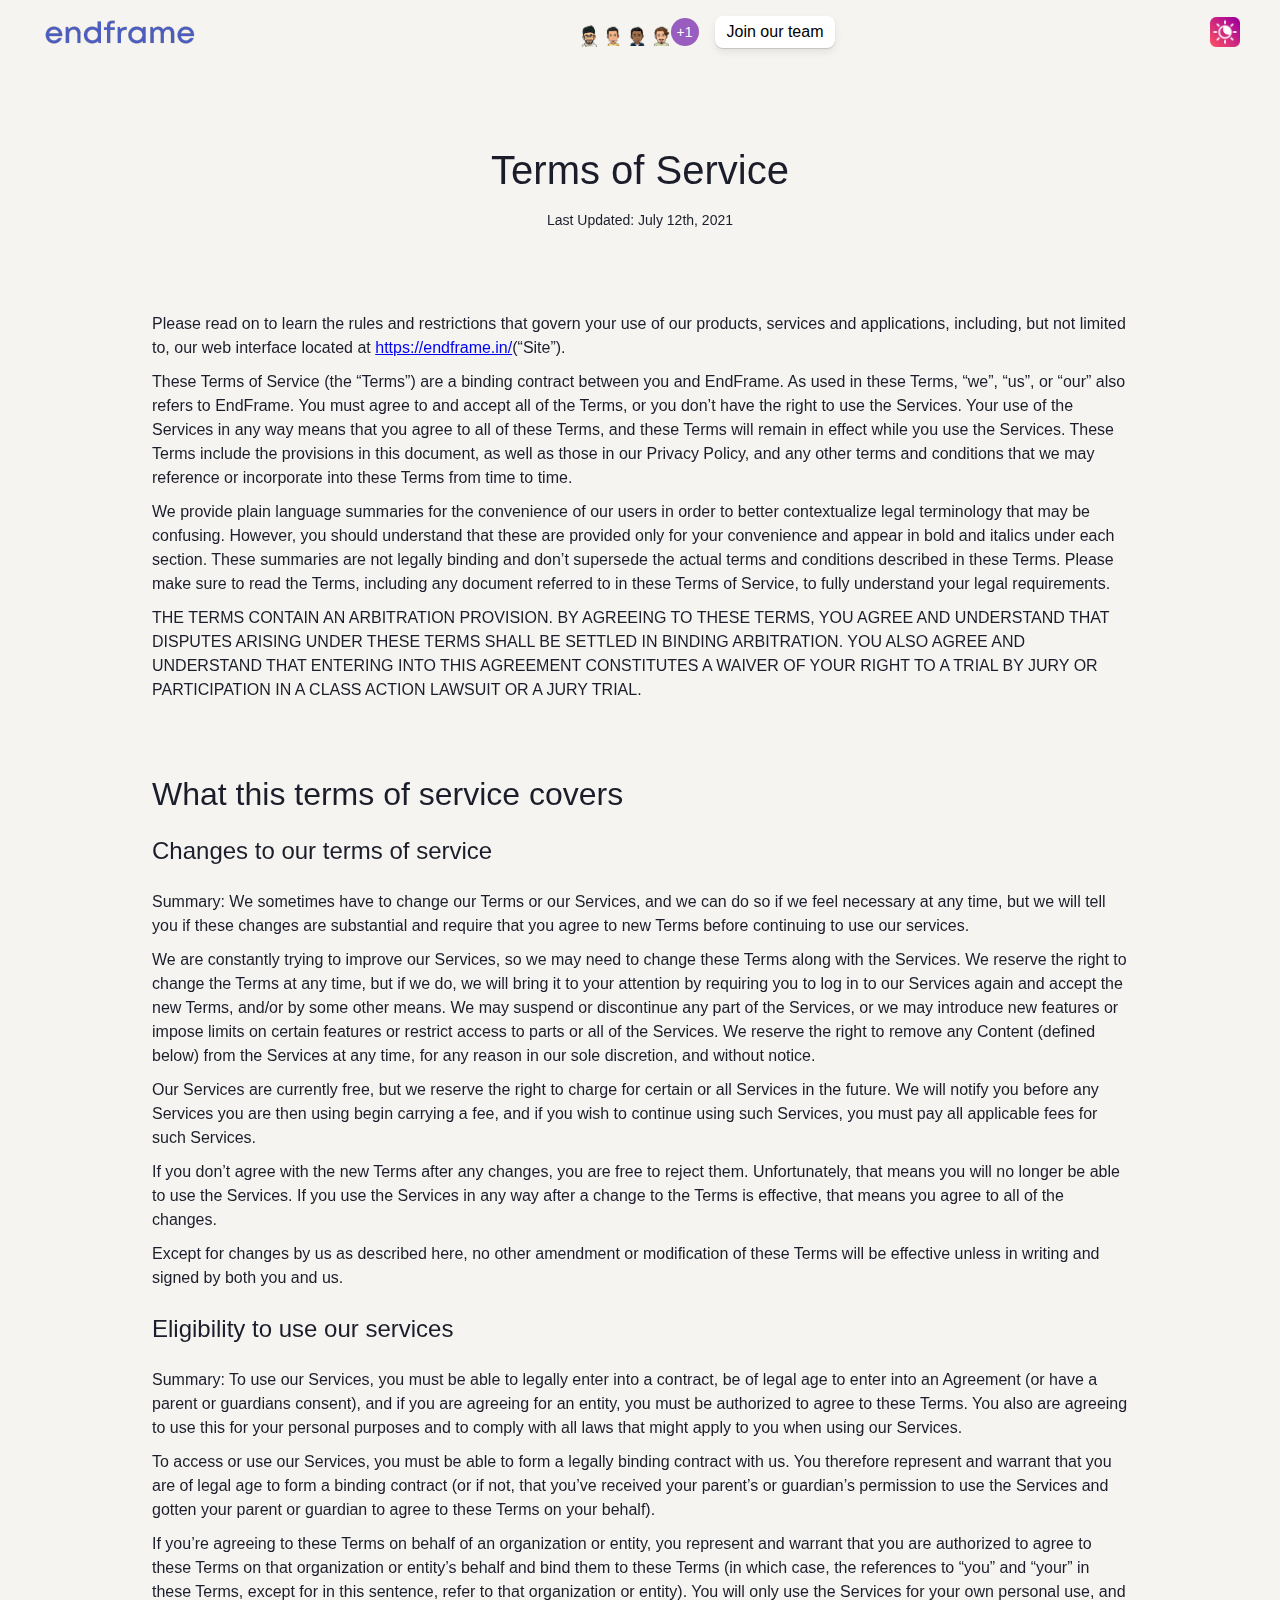
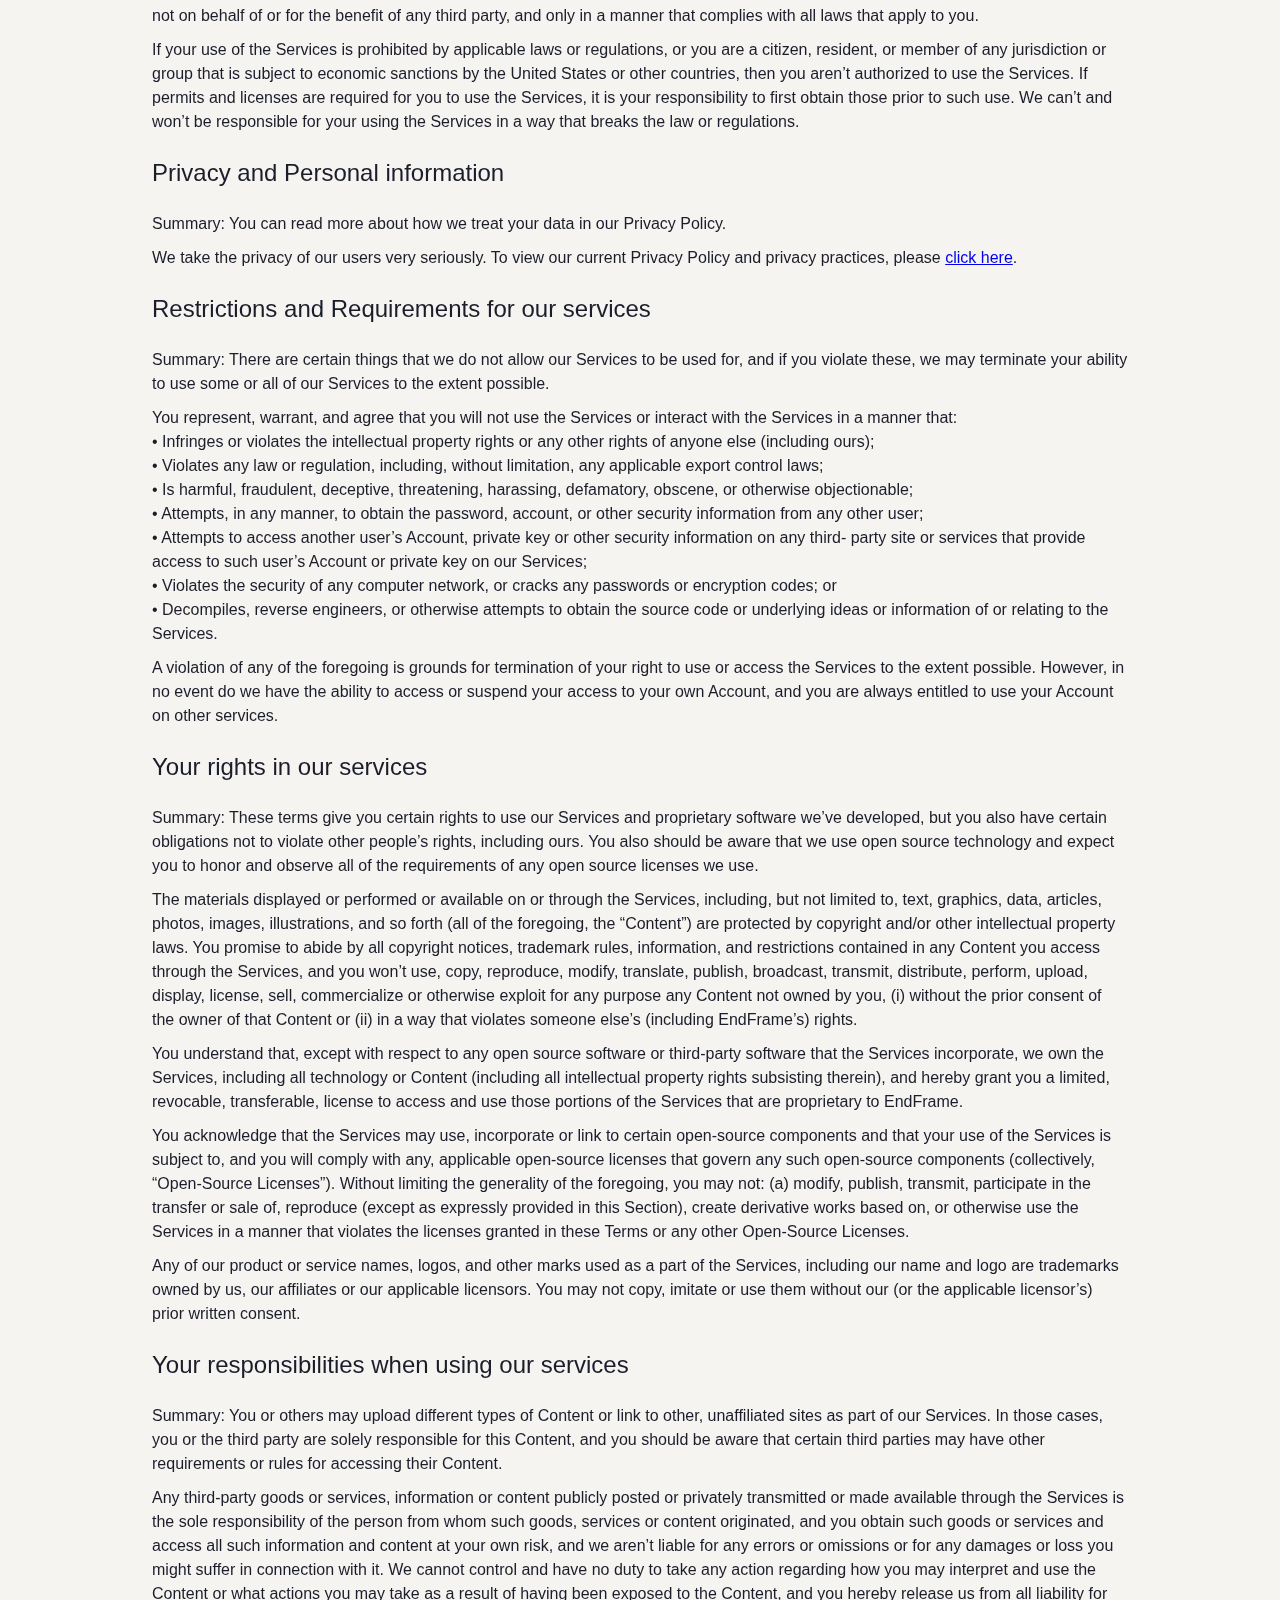
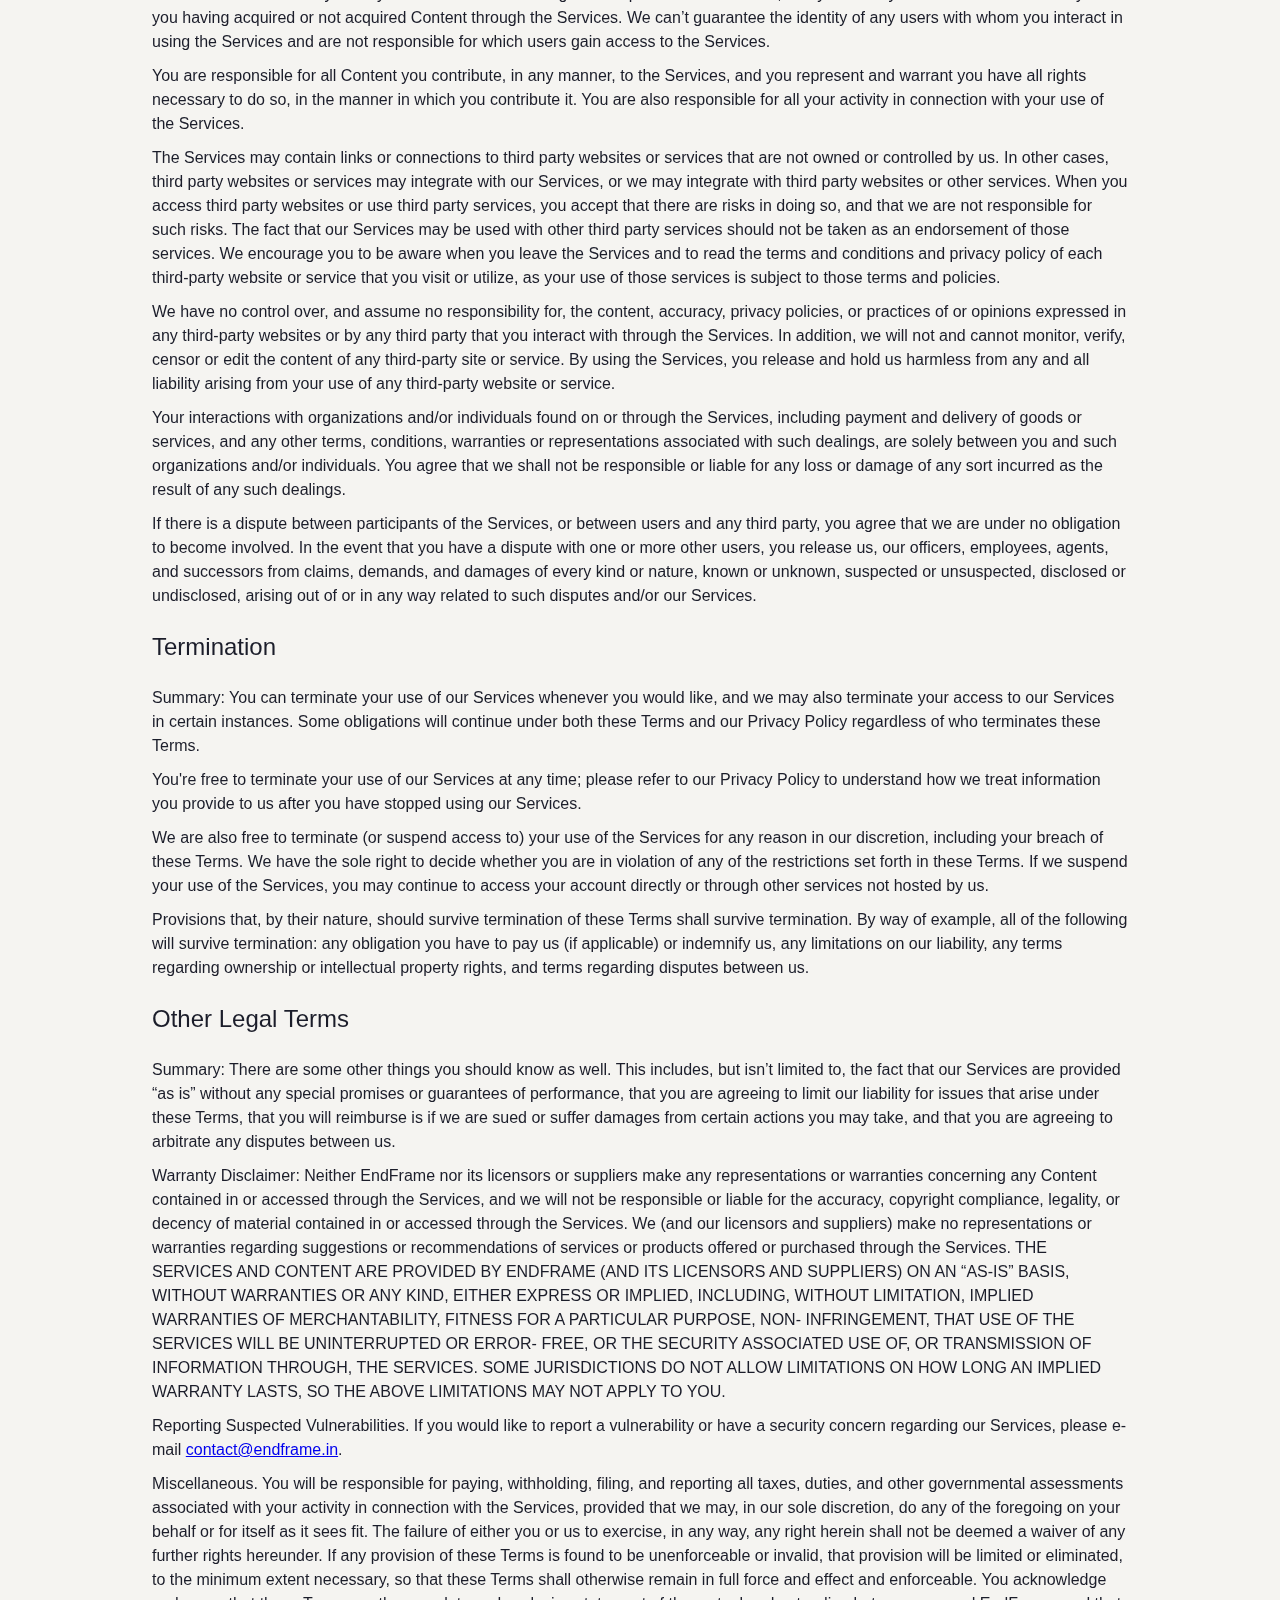
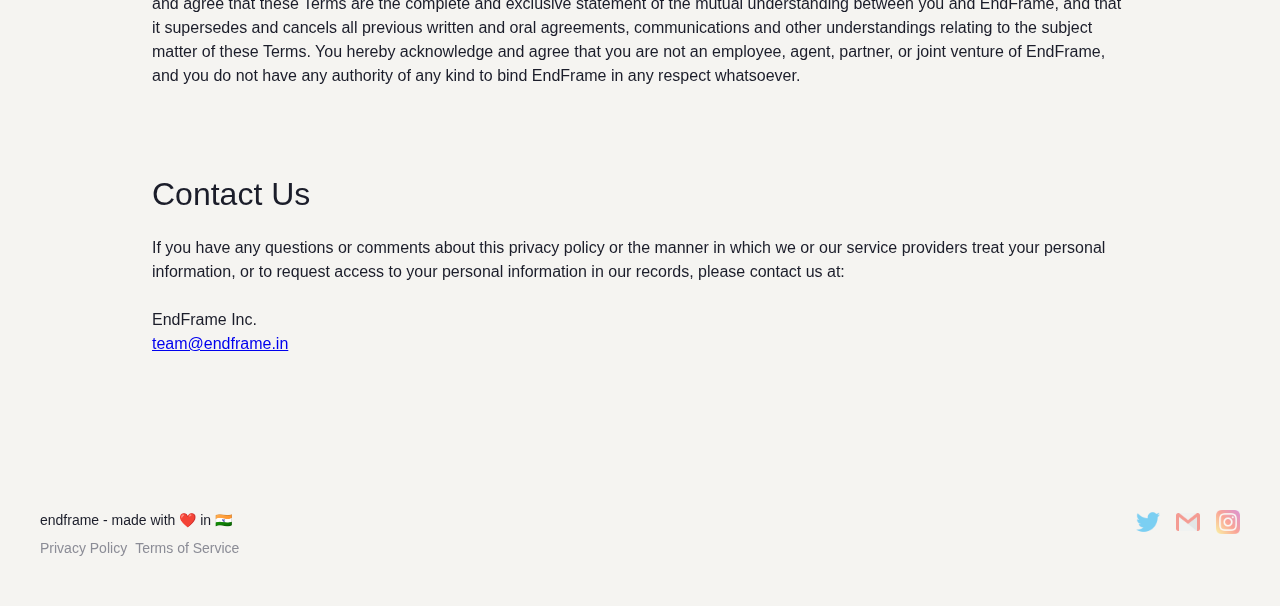
<file: terms.html>
<!DOCTYPE html>
<html data-wf-domain="endframe.in" data-wf-page="60875837bf7695beb42b10be" data-wf-site="5f04dd60cf344a1e1952a8e5" lang="en">
   <head>
      <meta charset="utf-8"/>
      <title>Terms of Service — EndFrame</title>
      <meta content="Privacy Policy — EndFrame" property="og:title"/>
      <meta content="Privacy Policy — EndFrame" property="twitter:title"/>
      <meta content="width=device-width, initial-scale=1" name="viewport"/>
      <link href="assets/css/style.css" rel="stylesheet" type="text/css"/>
      <script type="text/javascript">!function(o,c){var n=c.documentElement,t=" w-mod-";n.className+=t+"js",("ontouchstart"in o||o.DocumentTouch&&c instanceof DocumentTouch)&&(n.className+=t+"touch")}(window,document);</script>
      <link href="assets/favicon.png" rel="shortcut icon" type="image/x-icon"/>
      <link href="assets/favicon.png" rel="apple-touch-icon"/>
      <!-- Hotjar Tracking Code for https://endframe.in/ -->
      <script>
         (function(h,o,t,j,a,r){
            h.hj=h.hj||function(){(h.hj.q=h.hj.q||[]).push(arguments)};
            h._hjSettings={hjid:3117147,hjsv:6};
            a=o.getElementsByTagName('head')[0];
            r=o.createElement('script');r.async=1;
            r.src=t+h._hjSettings.hjid+j+h._hjSettings.hjsv;
            a.appendChild(r);
         })(window,document,'https://static.hotjar.com/c/hotjar-','.js?sv=');
      </script>
      <style>
         .navigation, .avatar-details, .text-field {
         backdrop-filter: blur(12px) saturate(100%);
         -webkit-backdrop-filter: blur(12px) saturate(50%);
         }
         .team-illustration {
         -webkit-backface-visibility: hidden;
         -webkit-perspective: 1000;
         -webkit-transform: translate3d(0,0,0);
         -webkit-transform: translateZ(0);
         backface-visibility: hidden;
         perspective: 1000;
         transform: translate3d(0,0,0);
         transform: translateZ(0);
         background: linear-gradient(345.78deg, #5260DB -6.89%, rgba(196, 196, 196, 0) 130.35%), linear-gradient(158.93deg, #FFD771 -53.51%, rgba(255, 255, 255, 0) 79.37%), linear-gradient(346.2deg, #C84C4C -28.1%, #C84C4C 109.05%);
         }
         .individual-illustration {
         -webkit-backface-visibility: hidden;
         -webkit-perspective: 1000;
         -webkit-transform: translate3d(0,0,0);
         -webkit-transform: translateZ(0);
         backface-visibility: hidden;
         perspective: 1000;
         transform: translate3d(0,0,0);
         transform: translateZ(0);
         background: linear-gradient(81.23deg, #5C6AE4 -3.32%, rgba(196, 196, 196, 0) 153.75%), linear-gradient(351.21deg, #FFD771 0%, rgba(255, 215, 113, 0) 122.07%), linear-gradient(346.2deg, #C84C4C -28.1%, #C84C4C 109.05%);
         }
         .sign-up-box{
         background: linear-gradient(240.45deg, #FFD771 -133.75%, rgba(255, 215, 113, 0) 99.56%), linear-gradient(100.47deg, #5C6AE4 -20.78%, #C84C4C 155.66%);
         }
         .avatar-details{
         backdrop-filter: blur(12px) saturate(100%);
         -webkit-backdrop-filter: blur(12px) saturate(50%);
         }
      </style>
   </head>
   <body class="body-sand">
      <div class="navigation sand">
        <div class="nav-container">
          <div class="nav-left"><a href="index.html" aria-current="page" class="logo-link w-inline-block w--current"><img src="assets/endframe_blue.png" alt="EndFrame" id="mainicon"/></a></div>
          <div class="nav-right">
            <div class="div-block-26">
               <div data-w-id="0f7e44c5-6980-735d-4506-1ea8ee22cb84" class="div-block-27">
                  <img src="assets/team/harsh_bitmoji.png" width="28.5" alt=""/>
                  <div class="avatar-details julie">
                    <div class="div-block-28"><img src="assets/team/harsh_bitmoji.png" width="80" alt=""/></div>
                    <div class="text-block-4">Harsh</div>
                    <div class="text-block-4 sub">Founder and Developer</div>
                    <div class="text-block-4 sub"></div>
                 </div>
              </div>
              <div data-w-id="0f7e44c5-6980-735d-4506-1ea8ee22cb8f" class="div-block-27">
                 <img src="assets/team/abhi_bitmoji.png" width="28.5" alt=""/>
                 <div class="avatar-details junnie">
                    <div class="div-block-28"><img src="assets/team/abhi_bitmoji.png" width="80" alt=""/></div>
                    <div class="text-block-4">Abhi</div>
                    <div class="text-block-4 sub">Writer and Developer</div>
                    <div class="text-block-4 sub"></div>
                 </div>
              </div>
              <div data-w-id="0f7e44c5-6980-735d-4506-1ea8ee22cb9a" class="div-block-27">
                 <img src="assets/team/lux_bitmoji.png" width="28.5" alt=""/>
                 <div class="avatar-details febby">
                    <div class="div-block-28"><img src="assets/team/lux_bitmoji.png" width="80" alt=""/></div>
                    <div class="text-block-4">Laxman</div>
                    <div class="text-block-4 sub">Writer and Developer</div>
                    <div class="text-block-4 sub"></div>
                 </div>
              </div>
              <div data-w-id="0f7e44c5-6980-735d-4506-1ea8ee22cba5" class="div-block-27">
                 <img src="assets/team/yash_bitmoji.png" width="28.5" alt=""/>
                 <div class="avatar-details augustin">
                    <div class="div-block-28"><img src="assets/team/yash_bitmoji.png" width="80" alt=""/></div>
                    <div class="text-block-4">Yash</div>
                    <div class="text-block-4 sub">Creative Consultant</div>
                    <div class="text-block-4 sub"></div>
                 </div>
              </div>
                <div data-w-id="0f7e44c5-6980-735d-4506-1ea8ee22cbbb" class="div-block-27-copy">
                   <div>+1</div>
                   <div class="avatar-details you">
                      <div class="div-block-28">
                         <div class="text-block-8">👋</div>
                      </div>
                      <div class="text-block-4">You!</div>
                      <div class="text-block-4 sub">Anywhere</div>
                      <div class="text-block-4 sub">We&#x27;re 100% Remote</div>
                   </div>
                </div>
             </div>
             <a rel="noreferrer" href="https://endframeinc.notion.site/Join-the-pack-d389be6444ca4378b85488f1ef13effa" target="_blank" class="button right w-inline-block">
                <div class="jobs">Join</div>
                <div class="hiring dark">Join our team</div>
             </a>
             
          </div>
          <img src="dark.png" id="dicon">
       </div>
      </div>
      <div class="legal-hero">
         <div>
            <h1 class="legal-title">Terms of Service</h1>
            <div class="legal-subheading">Last Updated: July 12th, 2021</div>
         </div>
      </div>
      <div class="legal-content">
         <div class="legal-sidebar sticky">
         </div>
         <div class="legal-primary-content">
            <div class="wf-section">
               <p>Please read on to learn the rules and restrictions that govern your use of our products, services and applications, including, but not limited to, our web interface located at <a href="https://endframe.in/">https://endframe.in/</a>(“Site”).</p>
               <p>These Terms of Service (the “Terms”) are a binding contract between you and EndFrame. As used in these Terms, “we”, “us”, or “our” also refers to EndFrame. You must agree to and accept all of the Terms, or you don’t have the right to use the Services. Your use of the Services in any way means that you agree to all of these Terms, and these Terms will remain in effect while you use the Services. These Terms include the provisions in this document, as well as those in our Privacy Policy, and any other terms and conditions that we may reference or incorporate into these Terms from time to time.</p>
               <p>We provide plain language summaries for the convenience of our users in order to better contextualize legal terminology that may be confusing. However, you should understand that these are provided only for your convenience and appear in bold and italics under each section. These summaries are not legally binding and don’t supersede the actual terms and conditions described in these Terms. Please make sure to read the Terms, including any document referred to in these Terms of Service, to fully understand your legal requirements.</p>
               <p>THE TERMS CONTAIN AN ARBITRATION PROVISION. BY AGREEING TO THESE TERMS, YOU AGREE AND UNDERSTAND THAT DISPUTES ARISING UNDER THESE TERMS SHALL BE SETTLED IN BINDING ARBITRATION. YOU ALSO AGREE AND UNDERSTAND THAT ENTERING INTO THIS AGREEMENT CONSTITUTES A WAIVER OF YOUR RIGHT TO A TRIAL BY JURY OR PARTICIPATION IN A CLASS ACTION LAWSUIT OR A JURY TRIAL.</p>
            </div>
            <div id="Collection-Use-of-Personal-Information" class="legal-section wf-section">
               <h2 class="legal-h2">What this terms of service covers<br/></h2>
               <div class="legal-subsection">
                  <h3 class="legal-h3">Changes to our terms of service<br/></h3>
                  <p>Summary: We sometimes have to change our Terms or our Services, and we can do so if we feel necessary at any time, but we will tell you if these changes are substantial and require that you agree to new Terms before continuing to use our services.</p>
                  <p>We are constantly trying to improve our Services, so we may need to change these Terms along with the Services. We reserve the right to change the Terms at any time, but if we do, we will bring it to your attention by requiring you to log in to our Services again and accept the new Terms, and/or by some other means. We may suspend or discontinue any part of the Services, or we may introduce new features or impose limits on certain features or restrict access to parts or all of the Services. We reserve the right to remove any Content (defined below) from the Services at any time, for any reason in our sole discretion, and without notice.</p>
                  <p>Our Services are currently free, but we reserve the right to charge for certain or all Services in the future. We will notify you before any Services you are then using begin carrying a fee, and if you wish to continue using such Services, you must pay all applicable fees for such Services.</p>
                  <p>If you don’t agree with the new Terms after any changes, you are free to reject them. Unfortunately, that means you will no longer be able to use the Services. If you use the Services in any way after a change to the Terms is effective, that means you agree to all of the changes.</p>
                  <p>Except for changes by us as described here, no other amendment or modification of these Terms will be effective unless in writing and signed by both you and us.</p>
               </div>
               <div class="legal-subsection">
                  <h3 class="legal-h3">Eligibility to use our services<br/></h3>
                  <p>Summary: To use our Services, you must be able to legally enter into a contract, be of legal age to enter into an Agreement (or have a parent or guardians consent), and if you are agreeing for an entity, you must be authorized to agree to these Terms. You also are agreeing to use this for your personal purposes and to comply with all laws that might apply to you when using our Services.</p>
                  <p>To access or use our Services, you must be able to form a legally binding contract with us. You therefore represent and warrant that you are of legal age to form a binding contract (or if not, that you’ve received your parent’s or guardian’s permission to use the Services and gotten your parent or guardian to agree to these Terms on your behalf).</p>
                  <p>If you’re agreeing to these Terms on behalf of an organization or entity, you represent and warrant that you are authorized to agree to these Terms on that organization or entity’s behalf and bind them to these Terms (in which case, the references to “you” and “your” in these Terms, except for in this sentence, refer to that organization or entity). You will only use the Services for your own personal use, and not on behalf of or for the benefit of any third party, and only in a manner that complies with all laws that apply to you.</p>
                  <p>If your use of the Services is prohibited by applicable laws or regulations, or you are a citizen, resident, or member of any jurisdiction or group that is subject to economic sanctions by the United States or other countries, then you aren’t authorized to use the Services. If permits and licenses are required for you to use the Services, it is your responsibility to first obtain those prior to such use. We can’t and won’t be responsible for your using the Services in a way that breaks the law or regulations.</p>
                </div>
               <div class="legal-subsection">
                  <h3 class="legal-h3">Privacy and Personal information<br/></h3>
                  <p>Summary: You can read more about how we treat your data in our Privacy Policy.</p>
                  <p>We take the privacy of our users very seriously. To view our current Privacy Policy and privacy practices, please <a href="privacy.html">click here</a>.</p>
               </div>
               <div class="legal-subsection">
                  <h3 class="legal-h3">Restrictions and Requirements for our services<br/></h3>
                  <p>Summary: There are certain things that we do not allow our Services to be used for, and if you violate these, we may terminate your ability to use some or all of our Services to the extent possible.</p>
                  <p>You represent, warrant, and agree that you will not use the Services or interact with the Services in a manner that:<br>
                     • Infringes or violates the intellectual property rights or any other rights of anyone else (including ours);<br>
                     • Violates any law or regulation, including, without limitation, any applicable export control laws;<br>
                     • Is harmful, fraudulent, deceptive, threatening, harassing, defamatory, obscene, or otherwise objectionable;<br>
                     • Attempts, in any manner, to obtain the password, account, or other security information from any other user;<br>
                     • Attempts to access another user’s Account, private key or other security information on any third- party site or services that provide access to such user’s Account or private key on our Services;<br>
                     • Violates the security of any computer network, or cracks any passwords or encryption codes; or<br>
                     • Decompiles, reverse engineers, or otherwise attempts to obtain the source code or underlying ideas or information of or relating to the Services.</p>
                  <p>A violation of any of the foregoing is grounds for termination of your right to use or access the Services to the extent possible. However, in no event do we have the ability to access or suspend your access to your own Account, and you are always entitled to use your Account on other services.</p>
                  </div>
               <div class="legal-subsection">
                  <h3 class="legal-h3">Your rights in our services<br/></h3>
                  <p>Summary: These terms give you certain rights to use our Services and proprietary software we’ve developed, but you also have certain obligations not to violate other people’s rights, including ours. You also should be aware that we use open source technology and expect you to honor and observe all of the requirements of any open source licenses we use.</p>
                  <p>The materials displayed or performed or available on or through the Services, including, but not limited to, text, graphics, data, articles, photos, images, illustrations, and so forth (all of the foregoing, the “Content”) are protected by copyright and/or other intellectual property laws. You promise to abide by all copyright notices, trademark rules, information, and restrictions contained in any Content you access through the Services, and you won’t use, copy, reproduce, modify, translate, publish, broadcast, transmit, distribute, perform, upload, display, license, sell, commercialize or otherwise exploit for any purpose any Content not owned by you, (i) without the prior consent of the owner of that Content or (ii) in a way that violates someone else’s (including EndFrame’s) rights.</p>
                  <p>You understand that, except with respect to any open source software or third-party software that the Services incorporate, we own the Services, including all technology or Content (including all intellectual property rights subsisting therein), and hereby grant you a limited, revocable, transferable, license to access and use those portions of the Services that are proprietary to EndFrame.</p>
                  <p>You acknowledge that the Services may use, incorporate or link to certain open-source components and that your use of the Services is subject to, and you will comply with any, applicable open-source licenses that govern any such open-source components (collectively, “Open-Source Licenses”). Without limiting the generality of the foregoing, you may not: (a) modify, publish, transmit, participate in the transfer or sale of, reproduce (except as expressly provided in this Section), create derivative works based on, or otherwise use the Services in a manner that violates the licenses granted in these Terms or any other Open-Source Licenses.</p>
                  <p>Any of our product or service names, logos, and other marks used as a part of the Services, including our name and logo are trademarks owned by us, our affiliates or our applicable licensors. You may not copy, imitate or use them without our (or the applicable licensor’s) prior written consent.</p>
               </div>
               <div class="legal-subsection">
                <h3 class="legal-h3">Your responsibilities when using our services<br/></h3>
                <p>Summary: You or others may upload different types of Content or link to other, unaffiliated sites as part of our Services. In those cases, you or the third party are solely responsible for this Content, and you should be aware that certain third parties may have other requirements or rules for accessing their Content.</p>
                <p>Any third-party goods or services, information or content publicly posted or privately transmitted or made available through the Services is the sole responsibility of the person from whom such goods, services or content originated, and you obtain such goods or services and access all such information and content at your own risk, and we aren’t liable for any errors or omissions or for any damages or loss you might suffer in connection with it. We cannot control and have no duty to take any action regarding how you may interpret and use the Content or what actions you may take as a result of having been exposed to the Content, and you hereby release us from all liability for you having acquired or not acquired Content through the Services. We can’t guarantee the identity of any users with whom you interact in using the Services and are not responsible for which users gain access to the Services.</p>
                <p>You are responsible for all Content you contribute, in any manner, to the Services, and you represent and warrant you have all rights necessary to do so, in the manner in which you contribute it. You are also responsible for all your activity in connection with your use of the Services.</p>
                <p>The Services may contain links or connections to third party websites or services that are not owned or controlled by us. In other cases, third party websites or services may integrate with our Services, or we may integrate with third party websites or other services. When you access third party websites or use third party services, you accept that there are risks in doing so, and that we are not responsible for such risks. The fact that our Services may be used with other third party services should not be taken as an endorsement of those services. We encourage you to be aware when you leave the Services and to read the terms and conditions and privacy policy of each third-party website or service that you visit or utilize, as your use of those services is subject to those terms and policies.</p>
                <p>We have no control over, and assume no responsibility for, the content, accuracy, privacy policies, or practices of or opinions expressed in any third-party websites or by any third party that you interact with through the Services. In addition, we will not and cannot monitor, verify, censor or edit the content of any third-party site or service. By using the Services, you release and hold us harmless from any and all liability arising from your use of any third-party website or service.</p>
                <p>Your interactions with organizations and/or individuals found on or through the Services, including payment and delivery of goods or services, and any other terms, conditions, warranties or representations associated with such dealings, are solely between you and such organizations and/or individuals. You agree that we shall not be responsible or liable for any loss or damage of any sort incurred as the result of any such dealings.</p>
                <p>If there is a dispute between participants of the Services, or between users and any third party, you agree that we are under no obligation to become involved. In the event that you have a dispute with one or more other users, you release us, our officers, employees, agents, and successors from claims, demands, and damages of every kind or nature, known or unknown, suspected or unsuspected, disclosed or undisclosed, arising out of or in any way related to such disputes and/or our Services.</p>
               </div>
               <div class="legal-subsection">
                  <h3 class="legal-h3">Termination<br/></h3>
                  <p>Summary: You can terminate your use of our Services whenever you would like, and we may also terminate your access to our Services in certain instances. Some obligations will continue under both these Terms and our Privacy Policy regardless of who terminates these Terms.</p>
                  <p>You're free to terminate your use of our Services at any time; please refer to our Privacy Policy to understand how we treat information you provide to us after you have stopped using our Services.</p>
                  <p>We are also free to terminate (or suspend access to) your use of the Services for any reason in our discretion, including your breach of these Terms. We have the sole right to decide whether you are in violation of any of the restrictions set forth in these Terms. If we suspend your use of the Services, you may continue to access your account directly or through other services not hosted by us.</p>
                  <p>Provisions that, by their nature, should survive termination of these Terms shall survive termination. By way of example, all of the following will survive termination: any obligation you have to pay us (if applicable) or indemnify us, any limitations on our liability, any terms regarding ownership or intellectual property rights, and terms regarding disputes between us.</p>
               </div>
               <div class="legal-subsection">
                  <h3 class="legal-h3">Other Legal Terms<br/></h3>
                  <p>Summary: There are some other things you should know as well. This includes, but isn’t limited to, the fact that our Services are provided “as is” without any special promises or guarantees of performance, that you are agreeing to limit our liability for issues that arise under these Terms, that you will reimburse is if we are sued or suffer damages from certain actions you may take, and that you are agreeing to arbitrate any disputes between us.</p>
                  <p>Warranty Disclaimer: Neither EndFrame nor its licensors or suppliers make any representations or warranties concerning any Content contained in or accessed through the Services, and we will not be responsible or liable for the accuracy, copyright compliance, legality, or decency of material contained in or accessed through the Services. We (and our licensors and suppliers) make no representations or warranties regarding suggestions or recommendations of services or products offered or purchased through the Services. THE SERVICES AND CONTENT ARE PROVIDED BY ENDFRAME (AND ITS LICENSORS AND SUPPLIERS) ON AN “AS-IS” BASIS, WITHOUT WARRANTIES OR ANY KIND, EITHER EXPRESS OR IMPLIED, INCLUDING, WITHOUT LIMITATION, IMPLIED WARRANTIES OF MERCHANTABILITY, FITNESS FOR A PARTICULAR PURPOSE, NON- INFRINGEMENT, THAT USE OF THE SERVICES WILL BE UNINTERRUPTED OR ERROR- FREE, OR THE SECURITY ASSOCIATED USE OF, OR TRANSMISSION OF INFORMATION THROUGH, THE SERVICES. SOME JURISDICTIONS DO NOT ALLOW LIMITATIONS ON HOW LONG AN IMPLIED WARRANTY LASTS, SO THE ABOVE LIMITATIONS MAY NOT APPLY TO YOU.</p>
                  <p>Reporting Suspected Vulnerabilities. If you would like to report a vulnerability or have a security concern regarding our Services, please e-mail <a href="mailto:contact@endframe.in">contact@endframe.in</a>.</p>
                  <p>Miscellaneous. You will be responsible for paying, withholding, filing, and reporting all taxes, duties, and other governmental assessments associated with your activity in connection with the Services, provided that we may, in our sole discretion, do any of the foregoing on your behalf or for itself as it sees fit. The failure of either you or us to exercise, in any way, any right herein shall not be deemed a waiver of any further rights hereunder. If any provision of these Terms is found to be unenforceable or invalid, that provision will be limited or eliminated, to the minimum extent necessary, so that these Terms shall otherwise remain in full force and effect and enforceable. You acknowledge and agree that these Terms are the complete and exclusive statement of the mutual understanding between you and EndFrame, and that it supersedes and cancels all previous written and oral agreements, communications and other understandings relating to the subject matter of these Terms. You hereby acknowledge and agree that you are not an employee, agent, partner, or joint venture of EndFrame, and you do not have any authority of any kind to bind EndFrame in any respect whatsoever.</p>
               </div>
            </div>
            <div id="Contact-Us" class="legal-section wf-section">
               <h2 class="legal-h2">Contact Us<br/></h2>
               <p>If you have any questions or comments about this privacy policy or the manner in which we or our service providers treat your personal information, or to request access to your personal information in our records, please contact us at: <br/><br/>EndFrame Inc.<br/><a href="mailto:team@endframe.in">team@endframe.in</a><br/><br/></p>
            </div>
         </div>
      </div>
      <div class="footer wf-section">
        <div class="footer-container">
           <div class="footer-left">
              <div>endframe - made with ❤️ in 🇮🇳</div>
              <div class="div-block-43"><a href="privacy.html" class="footer-link">Privacy Policy</a><a href="terms.html" class="footer-link">Terms of Service</a></div>
           </div>
           <div class="footer-right">
            <div class="w-layout-grid grid"><a rel="noopener" href="https://twitter.com/endframe_inc" target="_blank" class="social-link w-inline-block"><img src="assets/socials/twitter.png" alt="twitter"/></a><a rel="noopener" href="mailto:contact.endframe@gmail.com" target="_blank" class="social-link w-inline-block"><img src="assets/socials/gmail.png" alt="gmail"/></a><a rel="noopener" href="https://instagram.com/endframe.inc" target="_blank" class="social-link w-inline-block"><img src="assets/socials/instagram.png" alt="instagram"/></a></div>
           </div>
        </div>
     </div>
      <script>
        var dicon = document.getElementById("dicon");
        var mainicon = document.getElementById("mainicon");
        dicon.onclick = function(){
          document.body.classList.toggle("dark-theme");
          if(document.body.classList.contains("dark-theme")){
            dicon.src = "light.png"
          }
          else{
            dicon.src = "dark.png"
          }
        }
      </script>
      <script src="https://d3e54v103j8qbb.cloudfront.net/js/jquery-3.5.1.min.dc5e7f18c8.js?site=5f04dd60cf344a1e1952a8e5" type="text/javascript" integrity="sha256-9/aliU8dGd2tb6OSsuzixeV4y/faTqgFtohetphbbj0=" crossorigin="anonymous"></script><script src="assets/js/script.js" type="text/javascript"></script>
   </body>
</html>
</file>
<file: assets/css/style.css>
:root{
  --primary-color: #f5f4f1;
  --secondary-color: #1b1d2a;
}

.dark-theme{
  --primary-color: #000106;
  --secondary-color: #fff;
}

#dicon{
  width: 30px;
  cursor: pointer;
}


html{
  font-family:sans-serif;
  -ms-text-size-adjust:100%;
  -webkit-text-size-adjust:100%;
  height:100%
}
article,aside,details,figcaption,figure,footer,header,hgroup,main,menu,nav,section,summary{
  display:block
}
audio,canvas,progress,video{
  display:inline-block;
  vertical-align:baseline
}
audio:not([controls]){
  display:none;
  height:0
}
[hidden],template{
  display:none
}
a{
  background-color:transparent
}
a:active,a:hover{
  outline:0
}
abbr[title]{
  border-bottom:1px dotted
}
b,optgroup,strong{
  font-weight:700
}
dfn{
  font-style:italic
}
h1{
  margin:.67em 0
}
mark{
  background:#ff0;
  color:#000
}
small{
  font-size:80%
}
sub,sup{
  font-size:75%;
  line-height:0;
  position:relative;
  vertical-align:baseline
}
sup{
  top:-.5em
}
sub{
  bottom:-.25em
}
img{
  border:0;
  max-width:100%;
  vertical-align:middle;
  display:inline-block
}
svg:not(:root){
  overflow:hidden
}
hr{
  box-sizing:content-box;
  height:0
}
pre,textarea{
  overflow:auto
}
code,kbd,pre,samp{
  font-family:monospace,monospace;
  font-size:1em
}
button,input,optgroup,select,textarea{
  color:inherit;
  font:inherit;
  margin:0
}
button{
  overflow:visible
}
button,select{
  text-transform:none
}
button[disabled],html input[disabled]{
  cursor:default
}
button::-moz-focus-inner,input::-moz-focus-inner{
  border:0;
  padding:0
}
input{
  line-height:normal
}
input[type=checkbox],input[type=radio]{
  box-sizing:border-box;
  padding:0
}
input[type=number]::-webkit-inner-spin-button,input[type=number]::-webkit-outer-spin-button{
  height:auto
}
input[type=search]{
  -webkit-appearance:none
}
input[type=search]::-webkit-search-cancel-button,input[type=search]::-webkit-search-decoration{
  -webkit-appearance:none
}
legend{
  border:0;
  padding:0
}
table{
  border-collapse:collapse;
  border-spacing:0
}
td,th{
  padding:0
}
@font-face{
  font-family:webflow-icons;
  src:url("[data-uri]") format('truetype');
  font-weight:400;
  font-style:normal
}
[class*=" w-icon-"],[class^=w-icon-]{
  font-family:webflow-icons!important;
  speak:none;
  font-style:normal;
  font-weight:400;
  font-variant:normal;
  text-transform:none;
  line-height:1;
  -webkit-font-smoothing:antialiased;
  -moz-osx-font-smoothing:grayscale
}
.w-icon-slider-right:before{
  content:"\e600"
}
.w-icon-slider-left:before{
  content:"\e601"
}
.w-icon-nav-menu:before{
  content:"\e602"
}
.w-icon-arrow-down:before,.w-icon-dropdown-toggle:before{
  content:"\e603"
}
.w-icon-file-upload-remove:before{
  content:"\e900"
}
.w-icon-file-upload-icon:before{
  content:"\e903"
}
*{
  -webkit-box-sizing:border-box;
  -moz-box-sizing:border-box;
  box-sizing:border-box
}
html.w-mod-touch *{
  background-attachment:scroll!important
}
.w-block{
  display:block
}
.w-inline-block{
  max-width:100%;
  display:inline-block
}
.w-clearfix:after,.w-clearfix:before{
  content:" ";
  display:table;
  grid-column-start:1;
  grid-row-start:1;
  grid-column-end:2;
  grid-row-end:2
}
.w-clearfix:after{
  clear:both
}
.w-hidden{
  display:none
}
.w-button{
  display:inline-block;
  padding:9px 15px;
  background-color:#3898ec;
  color:#fff;
  border:0;
  line-height:inherit;
  text-decoration:none;
  cursor:pointer;
  border-radius:0
}
input.w-button{
  -webkit-appearance:button
}
html[data-w-dynpage] [data-w-cloak]{
  color:transparent!important
}
.w-webflow-badge,.w-webflow-badge *{
  position:static;
  left:auto;
  top:auto;
  right:auto;
  bottom:auto;
  z-index:auto;
  display:block;
  visibility:visible;
  overflow:visible;
  overflow-x:visible;
  overflow-y:visible;
  box-sizing:border-box;
  width:auto;
  height:auto;
  max-height:none;
  max-width:none;
  min-height:0;
  min-width:0;
  margin:0;
  padding:0;
  float:none;
  clear:none;
  border:0 transparent;
  border-radius:0;
  background:0 0;
  box-shadow:none;
  opacity:1;
  transform:none;
  transition:none;
  direction:ltr;
  font-family:inherit;
  font-weight:inherit;
  color:inherit;
  font-size:inherit;
  line-height:inherit;
  font-style:inherit;
  font-variant:inherit;
  text-align:inherit;
  letter-spacing:inherit;
  text-decoration:inherit;
  text-indent:0;
  text-transform:inherit;
  list-style-type:disc;
  text-shadow:none;
  font-smoothing:auto;
  vertical-align:baseline;
  cursor:inherit;
  white-space:inherit;
  word-break:normal;
  word-spacing:normal;
  word-wrap:normal
}
.w-webflow-badge{
  position:fixed!important;
  display:inline-block!important;
  visibility:visible!important;
  z-index:2147483647!important;
  top:auto!important;
  right:12px!important;
  bottom:12px!important;
  left:auto!important;
  color:#aaadb0!important;
  background-color:#fff!important;
  border-radius:3px!important;
  padding:6px 8px 6px 6px!important;
  font-size:12px!important;
  opacity:1!important;
  line-height:14px!important;
  text-decoration:none!important;
  transform:none!important;
  margin:0!important;
  width:auto!important;
  height:auto!important;
  overflow:visible!important;
  white-space:nowrap;
  box-shadow:0 0 0 1px rgba(0,0,0,.1),0 1px 3px rgba(0,0,0,.1);
  cursor:pointer
}
.w-webflow-badge>img{
  display:inline-block!important;
  visibility:visible!important;
  opacity:1!important;
  vertical-align:middle!important
}
h1,h2,h3,h4,h5,h6{
  font-weight:700;
  margin-bottom:10px
}
h4{
  font-size:18px;
  line-height:24px;
  margin-top:10px
}
h5{
  font-size:14px;
  line-height:20px;
  margin-top:10px
}
h6{
  font-size:12px;
  line-height:18px;
  margin-top:10px
}
p{
  margin-top:0;
  margin-bottom:10px
}
blockquote{
  margin:0 0 10px;
  padding:10px 20px;
  border-left:5px solid #e2e2e2;
  font-size:18px;
  line-height:22px
}
figure{
  margin:0 0 10px
}
figcaption{
  margin-top:5px;
  text-align:center
}
ol,ul{
  margin-top:0;
  margin-bottom:10px;
  padding-left:40px
}
.w-list-unstyled{
  padding-left:0;
  list-style:none
}
.w-embed:after,.w-embed:before{
  content:" ";
  display:table;
  grid-column-start:1;
  grid-row-start:1;
  grid-column-end:2;
  grid-row-end:2
}
.w-embed:after{
  clear:both
}
.w-video{
  width:100%;
  position:relative;
  padding:0
}
.w-video embed,.w-video iframe,.w-video object{
  position:absolute;
  top:0;
  left:0;
  width:100%;
  height:100%;
  border:none
}
fieldset{
  padding:0;
  margin:0;
  border:0
}
button,html input[type=button],input[type=reset]{
  -webkit-appearance:button;
  border:0;
  cursor:pointer;
  -webkit-appearance:button
}
.w-form{
  margin:0 0 15px
}
.w-form-done{
  display:none;
  padding:20px;
  text-align:center;
  background-color:#ddd
}
.w-form-fail{
  display:none;
  margin-top:10px;
  padding:10px;
  background-color:#ffdede
}
label{
  display:block;
  margin-bottom:5px;
  font-weight:700
}
.w-input,.w-select{
  display:block;
  width:100%;
  height:38px;
  padding:8px 12px;
  margin-bottom:10px;
  font-size:14px;
  line-height:1.42857143;
  color:#333;
  vertical-align:middle;
  background-color:#fff;
  border:1px solid #ccc
}
.w-input:-moz-placeholder,.w-select:-moz-placeholder{
  color:#999
}
.w-input::-moz-placeholder,.w-select::-moz-placeholder{
  color:#999;
  opacity:1
}
.w-input:-ms-input-placeholder,.w-select:-ms-input-placeholder{
  color:#999
}
.w-input::-webkit-input-placeholder,.w-select::-webkit-input-placeholder{
  color:#999
}
.w-input:focus,.w-select:focus{
  border-color:#3898ec;
  outline:0
}
.w-input[disabled],.w-input[readonly],.w-select[disabled],.w-select[readonly],fieldset[disabled] .w-input,fieldset[disabled] .w-select{
  cursor:not-allowed;
  background-color:#eee
}
textarea.w-input,textarea.w-select{
  height:auto
}
.w-select{
  background-color:#f3f3f3
}
.w-select[multiple]{
  height:auto
}
.w-form-label{
  display:inline-block;
  cursor:pointer;
  font-weight:400;
  margin-bottom:0
}
.w-radio{
  display:block;
  margin-bottom:5px;
  padding-left:20px
}
.w-radio:after,.w-radio:before{
  content:" ";
  display:table;
  grid-column-start:1;
  grid-row-start:1;
  grid-column-end:2;
  grid-row-end:2
}
.w-radio:after{
  clear:both
}
.w-radio-input{
  margin:3px 0 0 -20px;
  line-height:normal;
  float:left
}
.w-file-upload{
  display:block;
  margin-bottom:10px
}
.w-file-upload-input{
  width:.1px;
  height:.1px;
  opacity:0;
  overflow:hidden;
  position:absolute;
  z-index:-100
}
.w-file-upload-default,.w-file-upload-success,.w-file-upload-uploading{
  display:inline-block;
  color:#333
}
.w-file-upload-error{
  display:block;
  margin-top:10px
}
.w-file-upload-default.w-hidden,.w-file-upload-error.w-hidden,.w-file-upload-success.w-hidden,.w-file-upload-uploading.w-hidden{
  display:none
}
.w-file-upload-uploading-btn{
  display:flex;
  font-size:14px;
  font-weight:400;
  cursor:pointer;
  margin:0;
  padding:8px 12px;
  border:1px solid #ccc;
  background-color:#fafafa
}
.w-file-upload-file{
  display:flex;
  flex-grow:1;
  justify-content:space-between;
  margin:0;
  padding:8px 9px 8px 11px;
  border:1px solid #ccc;
  background-color:#fafafa
}
.w-file-upload-file-name{
  font-size:14px;
  font-weight:400;
  display:block
}
.w-file-remove-link{
  margin-top:3px;
  margin-left:10px;
  width:auto;
  height:auto;
  padding:3px;
  display:block;
  cursor:pointer
}
.w-icon-file-upload-remove{
  margin:auto;
  font-size:10px
}
.w-file-upload-error-msg{
  display:inline-block;
  color:#ea384c;
  padding:2px 0
}
.w-file-upload-info{
  display:inline-block;
  line-height:38px;
  padding:0 12px
}
.w-file-upload-label{
  display:inline-block;
  font-size:14px;
  font-weight:400;
  cursor:pointer;
  margin:0;
  padding:8px 12px;
  border:1px solid #ccc;
  background-color:#fafafa
}
.w-icon-file-upload-icon,.w-icon-file-upload-uploading{
  display:inline-block;
  margin-right:8px;
  width:20px
}
.w-icon-file-upload-uploading{
  height:20px
}
.w-container{
  margin-left:auto;
  margin-right:auto;
  max-width:940px
}
.w-container:after,.w-container:before{
  content:" ";
  display:table;
  grid-column-start:1;
  grid-row-start:1;
  grid-column-end:2;
  grid-row-end:2
}
.w-container:after{
  clear:both
}
.w-container .w-row{
  margin-left:-10px;
  margin-right:-10px
}
.w-row:after,.w-row:before{
  content:" ";
  display:table;
  grid-column-start:1;
  grid-row-start:1;
  grid-column-end:2;
  grid-row-end:2
}
.w-row:after{
  clear:both
}
.w-row .w-row{
  margin-left:0;
  margin-right:0
}
.w-col{
  position:relative;
  float:left;
  width:100%;
  min-height:1px;
  padding-left:10px;
  padding-right:10px
}
.w-col .w-col{
  padding-left:0;
  padding-right:0
}
.w-col-1{
  width:8.33333333%
}
.w-col-2{
  width:16.66666667%
}
.w-col-3{
  width:25%
}
.w-col-4{
  width:33.33333333%
}
.w-col-5{
  width:41.66666667%
}
.w-col-6{
  width:50%
}
.w-col-7{
  width:58.33333333%
}
.w-col-8{
  width:66.66666667%
}
.w-col-9{
  width:75%
}
.w-col-10{
  width:83.33333333%
}
.w-col-11{
  width:91.66666667%
}
.w-col-12{
  width:100%
}
.w-hidden-main{
  display:none!important
}
@media screen and (max-width:991px){
  .w-container{
      max-width:728px
  }
  .w-hidden-main{
      display:inherit!important
  }
  .w-hidden-medium{
      display:none!important
  }
  .w-col-medium-1{
      width:8.33333333%
  }
  .w-col-medium-2{
      width:16.66666667%
  }
  .w-col-medium-3{
      width:25%
  }
  .w-col-medium-4{
      width:33.33333333%
  }
  .w-col-medium-5{
      width:41.66666667%
  }
  .w-col-medium-6{
      width:50%
  }
  .w-col-medium-7{
      width:58.33333333%
  }
  .w-col-medium-8{
      width:66.66666667%
  }
  .w-col-medium-9{
      width:75%
  }
  .w-col-medium-10{
      width:83.33333333%
  }
  .w-col-medium-11{
      width:91.66666667%
  }
  .w-col-medium-12{
      width:100%
  }
  .w-col-stack{
      width:100%;
      left:auto;
      right:auto
  }
}
@media screen and (max-width:767px){
  .w-hidden-main,.w-hidden-medium{
      display:inherit!important
  }
  .w-hidden-small{
      display:none!important
  }
  .w-container .w-row,.w-row{
      margin-left:0;
      margin-right:0
  }
  .w-col{
      width:100%;
      left:auto;
      right:auto
  }
  .w-col-small-1{
      width:8.33333333%
  }
  .w-col-small-2{
      width:16.66666667%
  }
  .w-col-small-3{
      width:25%
  }
  .w-col-small-4{
      width:33.33333333%
  }
  .w-col-small-5{
      width:41.66666667%
  }
  .w-col-small-6{
      width:50%
  }
  .w-col-small-7{
      width:58.33333333%
  }
  .w-col-small-8{
      width:66.66666667%
  }
  .w-col-small-9{
      width:75%
  }
  .w-col-small-10{
      width:83.33333333%
  }
  .w-col-small-11{
      width:91.66666667%
  }
  .w-col-small-12{
      width:100%
  }
}
@media screen and (max-width:479px){
  .w-container{
      max-width:none
  }
  .w-hidden-main,.w-hidden-medium,.w-hidden-small{
      display:inherit!important
  }
  .w-hidden-tiny{
      display:none!important
  }
  .w-col{
      width:100%
  }
  .w-col-tiny-1{
      width:8.33333333%
  }
  .w-col-tiny-2{
      width:16.66666667%
  }
  .w-col-tiny-3{
      width:25%
  }
  .w-col-tiny-4{
      width:33.33333333%
  }
  .w-col-tiny-5{
      width:41.66666667%
  }
  .w-col-tiny-6{
      width:50%
  }
  .w-col-tiny-7{
      width:58.33333333%
  }
  .w-col-tiny-8{
      width:66.66666667%
  }
  .w-col-tiny-9{
      width:75%
  }
  .w-col-tiny-10{
      width:83.33333333%
  }
  .w-col-tiny-11{
      width:91.66666667%
  }
  .w-col-tiny-12{
      width:100%
  }
}
.w-widget{
  position:relative
}
.w-widget-map{
  width:100%;
  height:400px
}
.w-widget-map label{
  width:auto;
  display:inline
}
.w-widget-map img{
  max-width:inherit
}
.w-widget-map .gm-style-iw{
  text-align:center
}
.w-widget-map .gm-style-iw>button{
  display:none!important
}
.w-widget-twitter{
  overflow:hidden
}
.w-widget-twitter-count-shim{
  display:inline-block;
  vertical-align:top;
  position:relative;
  width:28px;
  height:20px;
  text-align:center;
  background:#fff;
  border:1px solid #758696;
  border-radius:3px
}
.w-widget-twitter-count-shim *{
  pointer-events:none;
  -webkit-user-select:none;
  -moz-user-select:none;
  -ms-user-select:none;
  user-select:none
}
.w-widget-twitter-count-shim .w-widget-twitter-count-inner{
  position:relative;
  font-size:15px;
  line-height:12px;
  text-align:center;
  color:#999;
  font-family:serif
}
.w-widget-twitter-count-shim .w-widget-twitter-count-clear{
  position:relative;
  display:block
}
.w-widget-twitter-count-shim.w--large{
  width:36px;
  height:28px
}
.w-widget-twitter-count-shim.w--large .w-widget-twitter-count-inner{
  font-size:18px;
  line-height:18px
}
.w-widget-twitter-count-shim:not(.w--vertical){
  margin-left:5px;
  margin-right:8px
}
.w-widget-twitter-count-shim:not(.w--vertical).w--large{
  margin-left:6px
}
.w-widget-twitter-count-shim:not(.w--vertical):after,.w-widget-twitter-count-shim:not(.w--vertical):before{
  top:50%;
  left:0;
  border:solid transparent;
  content:' ';
  height:0;
  width:0;
  position:absolute;
  pointer-events:none
}
.w-widget-twitter-count-shim:not(.w--vertical):before{
  border-color:rgba(117,134,150,0);
  border-right-color:#5d6c7b;
  border-width:4px;
  margin-left:-9px;
  margin-top:-4px
}
.w-widget-twitter-count-shim:not(.w--vertical).w--large:before{
  border-width:5px;
  margin-left:-10px;
  margin-top:-5px
}
.w-widget-twitter-count-shim:not(.w--vertical):after{
  border-color:rgba(255,255,255,0);
  border-right-color:#fff;
  border-width:4px;
  margin-left:-8px;
  margin-top:-4px
}
.w-widget-twitter-count-shim:not(.w--vertical).w--large:after{
  border-width:5px;
  margin-left:-9px;
  margin-top:-5px
}
.w-widget-twitter-count-shim.w--vertical{
  width:61px;
  height:33px;
  margin-bottom:8px
}
.w-widget-twitter-count-shim.w--vertical:after,.w-widget-twitter-count-shim.w--vertical:before{
  top:100%;
  left:50%;
  border:solid transparent;
  content:' ';
  height:0;
  width:0;
  position:absolute;
  pointer-events:none
}
.w-widget-twitter-count-shim.w--vertical:before{
  border-color:rgba(117,134,150,0);
  border-top-color:#5d6c7b;
  border-width:5px;
  margin-left:-5px
}
.w-widget-twitter-count-shim.w--vertical:after{
  border-color:rgba(255,255,255,0);
  border-top-color:#fff;
  border-width:4px;
  margin-left:-4px
}
.w-widget-twitter-count-shim.w--vertical .w-widget-twitter-count-inner{
  font-size:18px;
  line-height:22px
}
.w-widget-twitter-count-shim.w--vertical.w--large{
  width:76px
}
.w-background-video{
  position:relative;
  overflow:hidden;
  height:500px;
  color:#fff
}
.w-background-video>video{
  background-size:cover;
  background-position:50% 50%;
  position:absolute;
  margin:auto;
  width:100%;
  height:100%;
  right:-100%;
  bottom:-100%;
  top:-100%;
  left:-100%;
  object-fit:cover;
  z-index:-100
}
.w-background-video>video::-webkit-media-controls-start-playback-button{
  display:none!important;
  -webkit-appearance:none
}
.w-background-video--control{
  position:absolute;
  bottom:1em;
  right:1em;
  background-color:transparent;
  padding:0
}
.w-background-video--control>[hidden]{
  display:none!important
}
.w-slider{
  position:relative;
  height:300px;
  text-align:center;
  background:#ddd;
  clear:both;
  -webkit-tap-highlight-color:transparent;
  tap-highlight-color:rgba(0,0,0,0)
}
.w-slider-mask{
  position:relative;
  display:block;
  overflow:hidden;
  z-index:1;
  left:0;
  right:0;
  height:100%;
  white-space:nowrap
}
.w-slide{
  position:relative;
  display:inline-block;
  vertical-align:top;
  width:100%;
  height:100%;
  white-space:normal;
  text-align:left
}
.w-slider-nav{
  position:absolute;
  z-index:2;
  top:auto;
  right:0;
  bottom:0;
  left:0;
  margin:auto;
  padding-top:10px;
  height:40px;
  text-align:center;
  -webkit-tap-highlight-color:transparent;
  tap-highlight-color:rgba(0,0,0,0)
}
.w-slider-nav.w-round>div{
  border-radius:100%
}
.w-slider-nav.w-num>div{
  width:auto;
  height:auto;
  padding:.2em .5em;
  font-size:inherit;
  line-height:inherit
}
.w-slider-nav.w-shadow>div{
  box-shadow:0 0 3px rgba(51,51,51,.4)
}
.w-slider-nav-invert{
  color:#fff
}
.w-slider-nav-invert>div{
  background-color:rgba(34,34,34,.4)
}
.w-slider-nav-invert>div.w-active{
  background-color:#222
}
.w-slider-dot{
  position:relative;
  display:inline-block;
  width:1em;
  height:1em;
  background-color:rgba(255,255,255,.4);
  cursor:pointer;
  margin:0 3px .5em;
  transition:background-color .1s,color .1s
}
.w-slider-dot.w-active{
  background-color:#fff
}
.w-slider-dot:focus{
  outline:0;
  box-shadow:0 0 0 2px #fff
}
.w-slider-dot:focus.w-active{
  box-shadow:none
}
.w-slider-arrow-left,.w-slider-arrow-right{
  position:absolute;
  width:80px;
  top:0;
  right:0;
  bottom:0;
  left:0;
  margin:auto;
  cursor:pointer;
  overflow:hidden;
  color:#fff;
  font-size:40px;
  -webkit-tap-highlight-color:transparent;
  tap-highlight-color:rgba(0,0,0,0);
  -webkit-user-select:none;
  -moz-user-select:none;
  -ms-user-select:none;
  user-select:none
}
.w-slider-arrow-left [class*=' w-icon-'],.w-slider-arrow-left [class^=w-icon-],.w-slider-arrow-right [class*=' w-icon-'],.w-slider-arrow-right [class^=w-icon-]{
  position:absolute
}
.w-slider-arrow-left:focus,.w-slider-arrow-right:focus{
  outline:0
}
.w-slider-arrow-left{
  z-index:3;
  right:auto
}
.w-slider-arrow-right{
  z-index:4;
  left:auto
}
.w-icon-slider-left,.w-icon-slider-right{
  top:0;
  right:0;
  bottom:0;
  left:0;
  margin:auto;
  width:1em;
  height:1em
}
.w-slider-aria-label{
  border:0;
  clip:rect(0 0 0 0);
  height:1px;
  margin:-1px;
  overflow:hidden;
  padding:0;
  position:absolute;
  width:1px
}
.w-slider-force-show{
  display:block!important
}
.w-dropdown{
  display:inline-block;
  position:relative;
  text-align:left;
  margin-left:auto;
  margin-right:auto;
  z-index:900
}
.w-dropdown-btn,.w-dropdown-link,.w-dropdown-toggle{
  position:relative;
  vertical-align:top;
  text-decoration:none;
  color:#222;
  padding:20px;
  text-align:left;
  margin-left:auto;
  margin-right:auto;
  white-space:nowrap
}
.w-dropdown-toggle{
  -webkit-user-select:none;
  -moz-user-select:none;
  -ms-user-select:none;
  user-select:none;
  display:inline-block;
  cursor:pointer;
  padding-right:40px
}
.w-dropdown-toggle:focus{
  outline:0
}
.w-icon-dropdown-toggle{
  position:absolute;
  top:0;
  right:0;
  bottom:0;
  margin:auto 20px auto auto;
  width:1em;
  height:1em
}
.w-dropdown-list{
  position:absolute;
  background:#ddd;
  display:none;
  min-width:100%
}
.w-dropdown-list.w--open{
  display:block
}
.w-dropdown-link{
  padding:10px 20px;
  display:block;
  color:#222
}
.w-dropdown-link.w--current{
  color:#0082f3
}
.w-dropdown-link:focus{
  outline:0
}
@media screen and (max-width:767px){
  .w-nav-brand{
      padding-left:10px
  }
}
.w-lightbox-backdrop{
  cursor:auto;
  font-style:normal;
  font-variant:normal;
  letter-spacing:normal;
  list-style:disc;
  text-indent:0;
  text-shadow:none;
  text-transform:none;
  visibility:visible;
  white-space:normal;
  word-break:normal;
  word-spacing:normal;
  word-wrap:normal;
  position:fixed;
  top:0;
  right:0;
  bottom:0;
  left:0;
  color:#fff;
  font-family:"Helvetica Neue",Helvetica,Ubuntu,"Segoe UI",Verdana,sans-serif;
  font-size:17px;
  line-height:1.2;
  font-weight:300;
  text-align:center;
  background:rgba(0,0,0,.9);
  z-index:2000;
  outline:0;
  opacity:0;
  -webkit-user-select:none;
  -moz-user-select:none;
  -ms-user-select:none;
  -webkit-tap-highlight-color:transparent;
  -webkit-transform:translate(0,0)
}
.w-lightbox-backdrop,.w-lightbox-container{
  height:100%;
  overflow:auto;
  -webkit-overflow-scrolling:touch
}
.w-lightbox-content{
  position:relative;
  height:100vh;
  overflow:hidden
}
.w-lightbox-view{
  position:absolute;
  width:100vw;
  height:100vh;
  opacity:0
}
.w-lightbox-view:before{
  content:"";
  height:100vh
}
.w-lightbox-group,.w-lightbox-group .w-lightbox-view,.w-lightbox-group .w-lightbox-view:before{
  height:86vh
}
.w-lightbox-frame,.w-lightbox-view:before{
  display:inline-block;
  vertical-align:middle
}
.w-lightbox-figure{
  position:relative;
  margin:0
}
.w-lightbox-group .w-lightbox-figure{
  cursor:pointer
}
.w-lightbox-img{
  width:auto;
  height:auto;
  max-width:none
}
.w-lightbox-image{
  display:block;
  float:none;
  max-width:100vw;
  max-height:100vh
}
.w-lightbox-group .w-lightbox-image{
  max-height:86vh
}
.w-lightbox-caption{
  position:absolute;
  right:0;
  bottom:0;
  left:0;
  padding:.5em 1em;
  background:rgba(0,0,0,.4);
  text-align:left;
  text-overflow:ellipsis;
  white-space:nowrap;
  overflow:hidden
}
.w-lightbox-embed{
  position:absolute;
  top:0;
  right:0;
  bottom:0;
  left:0;
  width:100%;
  height:100%
}
.w-lightbox-control{
  position:absolute;
  top:0;
  width:4em;
  background-size:24px;
  background-repeat:no-repeat;
  background-position:center;
  cursor:pointer;
  -webkit-transition:.3s;
  transition:.3s
}
.w-lightbox-left{
  display:none;
  bottom:0;
  left:0;
  background-image:url("[data-uri]")
}
.w-lightbox-right{
  display:none;
  right:0;
  bottom:0;
  background-image:url("[data-uri]")
}
.w-lightbox-close{
  right:0;
  height:2.6em;
  background-image:url("[data-uri]");
  background-size:18px
}
.w-lightbox-strip{
  position:absolute;
  bottom:0;
  left:0;
  right:0;
  padding:0 1vh;
  line-height:0;
  white-space:nowrap;
  overflow-x:auto;
  overflow-y:hidden
}
.w-lightbox-item{
  display:inline-block;
  width:10vh;
  padding:2vh 1vh;
  box-sizing:content-box;
  cursor:pointer;
  -webkit-transform:translate3d(0,0,0)
}
.w-lightbox-active{
  opacity:.3
}
.w-lightbox-thumbnail{
  position:relative;
  height:10vh;
  background:#222;
  overflow:hidden
}
.w-lightbox-thumbnail-image{
  position:absolute;
  top:0;
  left:0
}
.w-lightbox-thumbnail .w-lightbox-tall{
  top:50%;
  width:100%;
  -webkit-transform:translate(0,-50%);
  -ms-transform:translate(0,-50%);
  transform:translate(0,-50%)
}
.w-lightbox-thumbnail .w-lightbox-wide{
  left:50%;
  height:100%;
  -webkit-transform:translate(-50%,0);
  -ms-transform:translate(-50%,0);
  transform:translate(-50%,0)
}
.w-lightbox-spinner{
  position:absolute;
  top:50%;
  left:50%;
  box-sizing:border-box;
  width:40px;
  height:40px;
  margin-top:-20px;
  margin-left:-20px;
  border:5px solid rgba(0,0,0,.4);
  border-radius:50%;
  -webkit-animation:.8s linear infinite spin;
  animation:.8s linear infinite spin
}
.w-lightbox-spinner:after{
  content:"";
  position:absolute;
  top:-4px;
  right:-4px;
  bottom:-4px;
  left:-4px;
  border:3px solid transparent;
  border-bottom-color:#fff;
  border-radius:50%
}
.w-lightbox-hide{
  display:none
}
.w-lightbox-noscroll{
  overflow:hidden
}
@media (min-width:768px){
  .w-lightbox-content{
      height:96vh;
      margin-top:2vh
  }
  .w-lightbox-view,.w-lightbox-view:before{
      height:96vh
  }
  .w-lightbox-group,.w-lightbox-group .w-lightbox-view,.w-lightbox-group .w-lightbox-view:before{
      height:84vh
  }
  .w-lightbox-image{
      max-width:96vw;
      max-height:96vh
  }
  .w-lightbox-group .w-lightbox-image{
      max-width:82.3vw;
      max-height:84vh
  }
  .w-lightbox-left,.w-lightbox-right{
      display:block;
      opacity:.5
  }
  .w-lightbox-close{
      opacity:.8
  }
  .w-lightbox-control:hover{
      opacity:1
  }
}
.w-lightbox-inactive,.w-lightbox-inactive:hover{
  opacity:0
}
.w-richtext:after,.w-richtext:before{
  content:" ";
  display:table;
  grid-column-start:1;
  grid-row-start:1;
  grid-column-end:2;
  grid-row-end:2
}
.w-richtext:after{
  clear:both
}
.w-richtext[contenteditable=true]:after,.w-richtext[contenteditable=true]:before{
  white-space:initial
}
.w-richtext ol,.w-richtext ul{
  overflow:hidden
}
.w-richtext .w-richtext-figure-selected.w-richtext-figure-type-image div,.w-richtext .w-richtext-figure-selected.w-richtext-figure-type-video div:after,.w-richtext .w-richtext-figure-selected[data-rt-type=image] div,.w-richtext .w-richtext-figure-selected[data-rt-type=video] div:after{
  outline:#2895f7 solid 2px
}
.w-richtext figure.w-richtext-figure-type-video>div:after,.w-richtext figure[data-rt-type=video]>div:after{
  content:'';
  position:absolute;
  display:none;
  left:0;
  top:0;
  right:0;
  bottom:0
}
.w-richtext figure{
  position:relative;
  max-width:60%
}
.w-richtext figure>div:before{
  cursor:default!important
}
.w-richtext figure img{
  width:100%
}
.w-richtext figure figcaption.w-richtext-figcaption-placeholder{
  opacity:.6
}
.w-richtext figure div{
  font-size:0;
  color:transparent
}
.w-richtext figure.w-richtext-figure-type-image,.w-richtext figure[data-rt-type=image]{
  display:table
}
.w-richtext figure.w-richtext-figure-type-image>div,.w-richtext figure[data-rt-type=image]>div{
  display:inline-block
}
.w-richtext figure.w-richtext-figure-type-image>figcaption,.w-richtext figure[data-rt-type=image]>figcaption{
  display:table-caption;
  caption-side:bottom
}
.w-richtext figure.w-richtext-figure-type-video,.w-richtext figure[data-rt-type=video]{
  width:60%;
  height:0
}
.w-richtext figure.w-richtext-figure-type-video iframe,.w-richtext figure[data-rt-type=video] iframe{
  position:absolute;
  top:0;
  left:0;
  width:100%;
  height:100%
}
.w-richtext figure.w-richtext-figure-type-video>div,.w-richtext figure[data-rt-type=video]>div{
  width:100%
}
.w-richtext figure.w-richtext-align-center{
  margin-right:auto;
  margin-left:auto;
  clear:both
}
.w-richtext figure.w-richtext-align-center.w-richtext-figure-type-image>div,.w-richtext figure.w-richtext-align-center[data-rt-type=image]>div{
  max-width:100%
}
.w-richtext figure.w-richtext-align-normal{
  clear:both
}
.w-richtext figure.w-richtext-align-fullwidth{
  width:100%;
  max-width:100%;
  text-align:center;
  clear:both;
  display:block;
  margin-right:auto;
  margin-left:auto
}
.w-richtext figure.w-richtext-align-fullwidth>div{
  display:inline-block;
  padding-bottom:inherit
}
.w-richtext figure.w-richtext-align-fullwidth>figcaption{
  display:block
}
.w-richtext figure.w-richtext-align-floatleft{
  float:left;
  margin-right:15px;
  clear:none
}
.w-richtext figure.w-richtext-align-floatright{
  float:right;
  margin-left:15px;
  clear:none
}
.w-nav{
  position:relative;
  background:#ddd;
  z-index:1000
}
.w-nav:after,.w-nav:before{
  content:" ";
  display:table;
  grid-column-start:1;
  grid-row-start:1;
  grid-column-end:2;
  grid-row-end:2
}
.w-nav:after{
  clear:both
}
.w-nav-brand{
  position:relative;
  float:left;
  text-decoration:none;
  color:#333
}
.w-nav-link{
  position:relative;
  display:inline-block;
  vertical-align:top;
  text-decoration:none;
  color:#222;
  padding:20px;
  text-align:left;
  margin-left:auto;
  margin-right:auto
}
.w-nav-link.w--current{
  color:#0082f3
}
.w-nav-menu{
  position:relative;
  float:right
}
[data-nav-menu-open]{
  display:block!important;
  position:absolute;
  top:100%;
  left:0;
  right:0;
  background:#c8c8c8;
  text-align:center;
  overflow:visible;
  min-width:200px
}
.w--nav-link-open{
  display:block;
  position:relative
}
.w-nav-overlay{
  position:absolute;
  overflow:hidden;
  display:none;
  top:100%;
  left:0;
  right:0;
  width:100%
}
.w-nav-overlay [data-nav-menu-open]{
  top:0
}
.w-nav[data-animation=over-left] .w-nav-overlay{
  width:auto
}
.w-nav[data-animation=over-left] .w-nav-overlay,.w-nav[data-animation=over-left] [data-nav-menu-open]{
  right:auto;
  z-index:1;
  top:0
}
.w-nav[data-animation=over-right] .w-nav-overlay{
  width:auto
}
.w-nav[data-animation=over-right] .w-nav-overlay,.w-nav[data-animation=over-right] [data-nav-menu-open]{
  left:auto;
  z-index:1;
  top:0
}
.w-nav-button{
  position:relative;
  float:right;
  padding:18px;
  font-size:24px;
  display:none;
  cursor:pointer;
  -webkit-tap-highlight-color:transparent;
  tap-highlight-color:rgba(0,0,0,0);
  -webkit-user-select:none;
  -moz-user-select:none;
  -ms-user-select:none;
  user-select:none
}
.w-nav-button:focus{
  outline:0
}
.w-nav-button.w--open{
  background-color:#c8c8c8;
  color:#fff
}
.w-nav[data-collapse=all] .w-nav-menu{
  display:none
}
.w--nav-dropdown-open,.w--nav-dropdown-toggle-open,.w-nav[data-collapse=all] .w-nav-button{
  display:block
}
.w--nav-dropdown-list-open{
  position:static
}
@media screen and (max-width:991px){
  .w-nav[data-collapse=medium] .w-nav-menu{
      display:none
  }
  .w-nav[data-collapse=medium] .w-nav-button{
      display:block
  }
}
@media screen and (max-width:767px){
  .w-nav[data-collapse=small] .w-nav-menu{
      display:none
  }
  .w-nav[data-collapse=small] .w-nav-button{
      display:block
  }
  .w-nav-brand{
      padding-left:10px
  }
}
.w-tabs{
  position:relative
}
.w-tabs:after,.w-tabs:before{
  content:" ";
  display:table;
  grid-column-start:1;
  grid-row-start:1;
  grid-column-end:2;
  grid-row-end:2
}
.w-tabs:after{
  clear:both
}
.w-tab-menu{
  position:relative
}
.w-tab-link{
  position:relative;
  display:inline-block;
  vertical-align:top;
  text-decoration:none;
  padding:9px 30px;
  text-align:left;
  cursor:pointer;
  color:#222;
  background-color:#ddd
}
.w-tab-link.w--current{
  background-color:#c8c8c8
}
.w-tab-link:focus{
  outline:0
}
.w-tab-content{
  position:relative;
  display:block;
  overflow:hidden
}
.w-tab-pane{
  position:relative;
  display:none
}
.w--tab-active{
  display:block
}
@media screen and (max-width:479px){
  .w-nav[data-collapse=tiny] .w-nav-menu{
      display:none
  }
  .w-nav[data-collapse=tiny] .w-nav-button,.w-tab-link{
      display:block
  }
}
.w-ix-emptyfix:after{
  content:""
}
@keyframes spin{
  0%{
      transform:rotate(0)
  }
  100%{
      transform:rotate(360deg)
  }
}
.w-dyn-empty{
  padding:10px;
  background-color:#ddd
}
.w-condition-invisible,.w-dyn-bind-empty,.w-dyn-hide{
  display:none!important
}
.wf-layout-layout{
  display:grid!important
}
.wf-layout-cell{
  display:flex!important
}
.w-layout-grid{
  display:-ms-grid;
  display:grid;
  grid-auto-columns:1fr;
  -ms-grid-columns:1fr 1fr;
  grid-template-columns:1fr 1fr;
  -ms-grid-rows:auto auto;
  grid-template-rows:auto auto;
  grid-row-gap:16px;
  grid-column-gap:16px
}
body{
  margin:0;
  min-height:100%;
  background-color:#fff;
  font-family:'GT Walsheim Pro',sans-serif;
  color:#333;
  font-size:14px;
  line-height:20px;
  font-weight:500
}
h1{
  margin-top:0;
  margin-bottom:0;
  font-family:'GT Walsheim Pro',sans-serif;
  font-size:40px;
  line-height:48px;
  font-weight:500
}
h2{
  margin-top:20px;
  margin-bottom:10px;
  font-family:'GT Walsheim Pro',sans-serif;
  font-size:32px;
  line-height:36px;
  font-weight:500
}
h3{
  margin-top:20px;
  margin-bottom:10px;
  font-family:'GT Walsheim Pro',sans-serif;
  font-size:24px;
  line-height:30px;
  font-weight:500
}
.navigation{
  position:fixed;
  top:0;
  z-index:99;
  display:-webkit-box;
  display:-webkit-flex;
  display:-ms-flexbox;
  display:flex;
  width:100%;
  height:64px;
  padding-right:24px;
  padding-left:24px;
  -webkit-box-pack:center;
  -webkit-justify-content:center;
  -ms-flex-pack:center;
  justify-content:center;
  -webkit-box-align:center;
  -webkit-align-items:center;
  -ms-flex-align:center;
  align-items:center;
  background-color:rgba(40,40,40,.25)
}
.navigation.sand{
  background-color: var(--primary-color);
}
.nav-right{
  display:-webkit-box;
  display:-webkit-flex;
  display:-ms-flexbox;
  display:flex
}
.button{
  display:inline-block;
  margin-right:16px;
  margin-left:16px;
  padding:4px 12px;
  border-radius:8px;
  background-color:#fff;
  box-shadow:0 4px 8px 0 rgba(0,0,0,.08),0 1px 1px 0 rgba(0,0,0,.15);
  opacity:1;
  -webkit-transition:.2s;
  transition:.2s;
  font-family:'GT Walsheim Pro',sans-serif;
  color:#fff;
  font-size:16px;
  line-height:24px;
  font-weight:500;
  text-decoration:none;
  cursor:pointer
}
.button:hover{
  box-shadow:0 6px 12px 0 rgba(0,0,0,.15),0 1px 1px 0 rgba(0,0,0,.3);
  opacity:1
}
.button.blue{
  position:relative;
  z-index:10;
  margin-right:0;
  margin-left:0;
  background-color:#5a5eb9;
  box-shadow:0 1px 1px 0 rgba(90,94,185,.23);
  opacity:1;
  -webkit-transition:.2s cubic-bezier(.287, .272, .111, .997);
  transition:.2s cubic-bezier(.287, .272, .111, .997);
  color:#fff;
  cursor:pointer
}
.button.blue:hover{
  background-color:#474baa;
  box-shadow:0 4px 12px 0 rgba(0,0,0,.1),0 1px 1px 0 rgba(0,0,0,.4)
}
.button.right{
  margin-right:0
}
.nav-container{
  display:-webkit-box;
  display:-webkit-flex;
  display:-ms-flexbox;
  display:flex;
  max-width:1200px;
  -webkit-box-pack:justify;
  -webkit-justify-content:space-between;
  -ms-flex-pack:justify;
  justify-content:space-between;
  -webkit-box-align:center;
  -webkit-align-items:center;
  -ms-flex-align:center;
  align-items:center;
  -webkit-box-flex:1;
  -webkit-flex:1;
  -ms-flex:1;
  flex:1
}
.body{
  background-color: var(--primary-color);
  font-family:'GT Walsheim Pro',sans-serif;
  font-weight:500
}
.jobs{
  display:none
}
.hiring.dark{
  color:#000
}
.intro{
  position:relative;
  z-index:0;
  display:-webkit-box;
  display:-webkit-flex;
  display:-ms-flexbox;
  display:flex;
  padding-top:120px;
  padding-bottom:16px;
  -webkit-box-pack:center;
  -webkit-justify-content:center;
  -ms-flex-pack:center;
  justify-content:center
}
.intro-container{
  position:relative;
  display:block;
  max-width:560px;
  margin-right:24px;
  margin-left:24px;
  -webkit-box-flex:1;
  -webkit-flex:1;
  -ms-flex:1;
  flex:1
}
.fade-paragraph{
  margin-bottom:48px;
  font-size:32px;
  line-height:40px
}
.fade-paragraph.underline{
  position:relative
}
.you-calendar{
  position:relative;
  z-index:2;
  overflow:hidden;
  max-width:1440px;
  margin:0 auto;
  padding:160px 24px
}
.your-meetings{
  overflow:hidden;
  max-width:1440px;
  margin:-160px auto;
  padding:160px 24px
}
.feature-container{
  display:-ms-grid;
  display:grid;
  grid-auto-columns:1fr;
  grid-column-gap:16px;
  grid-row-gap:16px;
  -ms-grid-columns:1fr 1fr;
  grid-template-columns:1fr 1fr;
  -ms-grid-rows:auto;
  grid-template-rows:auto
}
.left,.right{
  position:relative;
  display:-webkit-box;
  display:-webkit-flex;
  display:-ms-flexbox;
  display:flex;
  -webkit-box-pack:center;
  -webkit-justify-content:center;
  -ms-flex-pack:center;
  justify-content:center;
  -webkit-flex-wrap:wrap;
  -ms-flex-wrap:wrap;
  flex-wrap:wrap;
  -webkit-box-align:center;
  -webkit-align-items:center;
  -ms-flex-align:center;
  align-items:center;
  -webkit-align-content:center;
  -ms-flex-line-pack:center;
  align-content:center;
  -webkit-box-flex:0;
  -webkit-flex:0 auto;
  -ms-flex:0 auto;
  flex:0 auto
}
.right.individual,.right.team{
  max-height:800px;
  min-height:720px
}
.footer{
  display:-webkit-box;
  display:-webkit-flex;
  display:-ms-flexbox;
  display:flex;
  -webkit-box-pack:center;
  -webkit-justify-content:center;
  -ms-flex-pack:center;
  justify-content:center;
  font-family:'GT America Standard',sans-serif;
  font-weight:500
}
.cta{
  max-width:1440px;
  margin-right:auto;
  margin-left:auto
}
.cta-container{
  display:-ms-grid;
  display:grid;
  margin:24px;
  grid-auto-columns:1fr;
  grid-column-gap:24px;
  grid-row-gap:16px;
  -ms-grid-columns:minmax(30%,30%) 1fr;
  grid-template-columns:minmax(30%,30%) 1fr;
  -ms-grid-rows:auto;
  grid-template-rows:auto
}
.div-block-3{
  position:relative;
  z-index:0;
  display:-webkit-box;
  display:-webkit-flex;
  display:-ms-flexbox;
  display:flex;
  height:320px;
  -webkit-box-pack:center;
  -webkit-justify-content:center;
  -ms-flex-pack:center;
  justify-content:center;
  -webkit-flex-wrap:wrap;
  -ms-flex-wrap:wrap;
  flex-wrap:wrap;
  -webkit-box-align:center;
  -webkit-align-items:center;
  -ms-flex-align:center;
  align-items:center;
  -webkit-align-content:center;
  -ms-flex-line-pack:center;
  align-content:center;
  border:2px solid #5c6ae4;
  border-radius:32px
}
.div-block-3.white{
  padding-right:40px;
  padding-left:40px;
  border-style:none;
  border-width:0;
  background-color: var(--primary-color);
  font-size:16px;
  line-height:24px;
  text-align:center
}
.sign-up-box{
  position:relative;
  display:-webkit-box;
  display:-webkit-flex;
  display:-ms-flexbox;
  display:flex;
  min-height:320px;
  padding-left:80px;
  -webkit-box-pack:center;
  -webkit-justify-content:center;
  -ms-flex-pack:center;
  justify-content:center;
  -webkit-flex-wrap:wrap;
  -ms-flex-wrap:wrap;
  flex-wrap:wrap;
  -webkit-align-content:center;
  -ms-flex-line-pack:center;
  align-content:center;
  border-radius:32px;
  background-color:#398292;
  color:#fff;
  font-size:16px;
  line-height:24px
}
.heading-2{
  position:relative;
  z-index:1;
  width:100%;
  font-size:32px;
  line-height:40px;
  text-align:center
}
.div-block-5{
  position:relative;
  z-index:2;
  max-width:460px;
  padding:40px 0
}
.form-block{
  width:100%;
  border:0 solid #000;
  outline-offset:0px;
  outline:hsla(0,0%,100%,0) 0
}
.text-field{
  height:48px;
  margin-right:8px;
  margin-bottom:0;
  padding:12px 24px;
  border:2px solid transparent;
  border-radius:12px;
  background-color:rgba(0,0,0,.25);
  -webkit-transition:.2s;
  transition:.2s;
  color:#fff;
  font-size:16px;
  line-height:24px
}
.text-field:focus{
  border-width:2px;
  border-color:#8c98ff
}
.text-field::-webkit-input-placeholder{
  color:hsla(0,0%,100%,.5)
}
.text-field:-ms-input-placeholder{
  color:hsla(0,0%,100%,.5)
}
.text-field::-ms-input-placeholder{
  color:hsla(0,0%,100%,.5)
}
.text-field::placeholder{
  color:hsla(0,0%,100%,.5)
}
.form{
  display:-webkit-box;
  display:-webkit-flex;
  display:-ms-flexbox;
  display:flex;
  margin-top:24px
}
.submit-button{
  width:88px;
  border-radius:12px;
  background-color:rgba(0,0,0,.5);
  -webkit-transition:background-color .2s;
  transition:background-color .2s
}
.submit-button:hover{
  background-color:rgba(0,0,0,.75)
}
.mission{
  display:block;
  overflow:hidden
}
.container{
  display:-webkit-box;
  display:-webkit-flex;
  display:-ms-flexbox;
  display:flex;
  margin:120px 24px 160px;
  -webkit-box-pack:center;
  -webkit-justify-content:center;
  -ms-flex-pack:center;
  justify-content:center;
  -webkit-box-align:center;
  -webkit-align-items:center;
  -ms-flex-align:center;
  align-items:center
}
._480{
  max-width:568px;
  font-size:32px;
  line-height:40px;
  text-align:center
}
.div-block-7{
  position:absolute;
  left:-16%;
  top:-40px;
  z-index:0;
  -webkit-box-align:center;
  -webkit-align-items:center;
  -ms-flex-align:center;
  align-items:center
}
.heading-4{
  margin-bottom:9px;
  font-size:32px;
  line-height:40px
}
.paragraph{
  font-family:'GT America Standard',sans-serif
}
.footer-left{
  display:-webkit-box;
  display:-webkit-flex;
  display:-ms-flexbox;
  display:flex;
  -webkit-flex-wrap:wrap;
  -ms-flex-wrap:wrap;
  flex-wrap:wrap;
  -webkit-box-align:center;
  -webkit-align-items:center;
  -ms-flex-align:center;
  align-items:center;
  -webkit-box-flex:1;
  -webkit-flex:1;
  -ms-flex:1;
  flex:1
}
.footer-right{
  display:-webkit-box;
  display:-webkit-flex;
  display:-ms-flexbox;
  display:flex;
  -webkit-box-pack:end;
  -webkit-justify-content:flex-end;
  -ms-flex-pack:end;
  justify-content:flex-end;
  -webkit-box-flex:1;
  -webkit-flex:1;
  -ms-flex:1;
  flex:1
}
.grid{
  -ms-grid-columns:minmax(24px,24px) minmax(24px,24px) minmax(24px,24px);
  grid-template-columns:minmax(24px,24px) minmax(24px,24px) minmax(24px,24px);
  -ms-grid-rows:auto;
  grid-template-rows:auto
}
.social-link{
  display:-webkit-box;
  display:-webkit-flex;
  display:-ms-flexbox;
  display:flex;
  width:24px;
  height:24px;
  -webkit-box-pack:center;
  -webkit-justify-content:center;
  -ms-flex-pack:center;
  justify-content:center;
  -webkit-box-align:center;
  -webkit-align-items:center;
  -ms-flex-align:center;
  align-items:center;
  opacity:.5;
  -webkit-transition:opacity .2s;
  transition:opacity .2s
}
.social-link:hover{
  border-radius:8px;
  background-color: #fff;
  opacity:1
}
.social-link:active{
  border-radius:8px;
  background-color: #fff;
}
.footer-container{
  display:-webkit-box;
  display:-webkit-flex;
  display:-ms-flexbox;
  display:flex;
  max-width:1200px;
  margin:120px 28px 48px;
  -webkit-box-flex:1;
  -webkit-flex:1;
  -ms-flex:1;
  flex:1
}
.button-old{
  display:inline-block;
  margin-left:16px;
  padding:4px 12px;
  border-radius:8px;
  opacity:.75;
  font-family:'GT Walsheim Pro',sans-serif;
  color:#fff;
  font-size:16px;
  line-height:24px;
  font-weight:500;
  text-decoration:none
}
.button-old:hover{
  opacity:1
}
.button-old.white{
  background-color:#fff;
  box-shadow:0 4px 12px 0 rgba(0,0,0,.1),0 1px 1px 0 rgba(0,0,0,.2);
  opacity:1;
  -webkit-transition:.2s cubic-bezier(.287, .272, .111, .997);
  transition:.2s cubic-bezier(.287, .272, .111, .997);
  color:#fff
}
.button-old.white:hover{
  background-color:#fff;
  box-shadow:0 8px 12px 0 rgba(0,0,0,.3),0 1px 1px 0 rgba(0,0,0,.4);
  -webkit-transform:translate(0,-2px);
  -ms-transform:translate(0,-2px);
  transform:translate(0,-2px)
}
.nav-container-old{
  display:-webkit-box;
  display:-webkit-flex;
  display:-ms-flexbox;
  display:flex;
  max-width:1200px;
  -webkit-box-pack:justify;
  -webkit-justify-content:space-between;
  -ms-flex-pack:justify;
  justify-content:space-between;
  -webkit-box-align:center;
  -webkit-align-items:center;
  -ms-flex-align:center;
  align-items:center;
  -webkit-box-flex:1;
  -webkit-flex:1;
  -ms-flex:1;
  flex:1
}
.navigation-old{
  position:fixed;
  top:0;
  z-index:99;
  display:-webkit-box;
  display:-webkit-flex;
  display:-ms-flexbox;
  display:flex;
  width:100%;
  height:64px;
  padding-right:24px;
  padding-left:24px;
  -webkit-box-pack:center;
  -webkit-justify-content:center;
  -ms-flex-pack:center;
  justify-content:center;
  -webkit-box-align:center;
  -webkit-align-items:center;
  -ms-flex-align:center;
  align-items:center
}
.jobsold{
  display:none
}
.text-block-old{
  color:#111
}
.heading-2-old{
  font-size:20px;
  line-height:28px
}
.div-block-old{
  margin-bottom:32px
}
.hero-right-old{
  display:-webkit-box;
  display:-webkit-flex;
  display:-ms-flexbox;
  display:flex;
  -webkit-box-pack:center;
  -webkit-justify-content:center;
  -ms-flex-pack:center;
  justify-content:center;
  -webkit-box-align:center;
  -webkit-align-items:center;
  -ms-flex-align:center;
  align-items:center;
  -webkit-box-flex:1;
  -webkit-flex:1;
  -ms-flex:1;
  flex:1;
  background-color:#5c6ae4
}
.wave-link-old{
  margin-top:8px;
  font-size:32px;
  line-height:40px;
  text-decoration:none
}
.hero-left-old{
  display:-webkit-box;
  display:-webkit-flex;
  display:-ms-flexbox;
  display:flex;
  -webkit-box-pack:center;
  -webkit-justify-content:center;
  -ms-flex-pack:center;
  justify-content:center;
  -webkit-box-align:center;
  -webkit-align-items:center;
  -ms-flex-align:center;
  align-items:center;
  -webkit-box-flex:1;
  -webkit-flex:1;
  -ms-flex:1;
  flex:1
}
.small-message-old{
  font-family:'GT Walsheim Pro',sans-serif;
  color:#fff;
  font-size:16px;
  line-height:24px;
  font-weight:500
}
.animated-heading-old{
  display:inline-block;
  margin-right:8px;
  margin-bottom:0;
  line-height:40px
}
.heading-label-old{
  display:-webkit-box;
  display:-webkit-flex;
  display:-ms-flexbox;
  display:flex;
  margin-bottom:16px;
  -webkit-box-pack:center;
  -webkit-justify-content:center;
  -ms-flex-pack:center;
  justify-content:center;
  font-family:'GT Walsheim Pro',sans-serif;
  color:#515ed4;
  font-size:12px;
  line-height:16px;
  font-weight:500;
  letter-spacing:4px;
  text-transform:uppercase
}
.hero-text-block-old{
  max-width:342px;
  padding-top:48px;
  padding-bottom:48px;
  text-align:center
}
.hero-old{
  display:-webkit-box;
  display:-webkit-flex;
  display:-ms-flexbox;
  display:flex;
  height:100vh
}
.success-message-old{
  margin-top:24px;
  border-radius:12px;
  background-color: var(--primary-color);
  font-family:'GT Walsheim Pro',sans-serif
}
.modal-old{
  position:relative;
  display:block;
  overflow:visible;
  max-width:420px;
  padding:40px 48px;
  -webkit-box-flex:1;
  -webkit-flex:1;
  -ms-flex:1;
  flex:1;
  border-radius:12px;
  background-color:#fff
}
.modal-heading-old{
  max-width:260px;
  font-family:'GT Walsheim Pro',sans-serif;
  font-size:32px;
  line-height:40px
}
.text-field-old{
  height:48px;
  padding-right:16px;
  padding-left:16px;
  border:0 solid #000;
  border-radius:8px;
  background-color:rgba(0,0,0,.05);
  font-family:Inter,sans-serif;
  font-size:16px;
  line-height:24px;
  font-weight:400
}
.close-modal-old{
  position:absolute;
  top:16px;
  right:16px;
  padding:8px;
  opacity:.5;
  cursor:pointer
}
.close-modal-old:hover{
  opacity:1
}
.form-old{
  margin-top:24px
}
.error-text-old{
  font-family:'GT Walsheim Pro',sans-serif;
  color:#5c1818;
  font-size:16px;
  line-height:24px
}
.success-text-old{
  font-size:20px;
  line-height:28px
}
.overlay-old{
  position:fixed;
  left:0;
  top:0;
  right:0;
  bottom:0;
  z-index:999;
  display:none;
  -webkit-box-pack:center;
  -webkit-justify-content:center;
  -ms-flex-pack:center;
  justify-content:center;
  -webkit-box-align:center;
  -webkit-align-items:center;
  -ms-flex-align:center;
  align-items:center;
  background-color:rgba(0,0,0,.5);
  opacity:1
}
.modal-subheading-old{
  margin-top:24px;
  font-family:'GT Walsheim Pro',sans-serif;
  font-size:16px;
  line-height:24px;
  font-weight:500
}
.submit-button-old{
  width:100%;
  height:48px;
  padding:8px 16px;
  border-radius:8px;
  background-color:#5c6ae4;
  font-family:'GT Walsheim Pro',sans-serif;
  font-size:16px;
  line-height:24px;
  font-weight:500
}
.close-old{
  position:fixed;
  left:0;
  top:0;
  right:0;
  bottom:0;
  display:block
}
.error-message-old{
  margin-top:8px;
  padding:12px 24px;
  border-radius:12px
}
.div-block-11{
  display:-webkit-box;
  display:-webkit-flex;
  display:-ms-flexbox;
  display:flex;
  width:100vw;
  height:100vh;
  -webkit-box-pack:center;
  -webkit-justify-content:center;
  -ms-flex-pack:center;
  justify-content:center;
  -webkit-box-align:center;
  -webkit-align-items:center;
  -ms-flex-align:center;
  align-items:center
}
.text-block{
  display:inline-block;
  font-size:200px;
  line-height:200px
}
.div-block-13{
  text-align:center
}
.body-sand{
  background-color: var(--primary-color);
  color: var(--secondary-color);
}
.team-illustration{
  position:absolute;
  left:0;
  top:0;
  right:0;
  bottom:0;
  z-index:2;
  -webkit-box-flex:1;
  -webkit-flex:1;
  -ms-flex:1;
  flex:1;
  border-radius:32px;
  background-color:#5c6ae4
}
.div-block-14{
  position:absolute;
  left:-32%;
  right:8%;
  z-index:3
}
.div-block-15{
  position:absolute;
  left:12%;
  right:12%;
  z-index:3
}
.div-block-16{
  position:absolute;
  left:72%;
  right:-60%;
  bottom:-40%
}
.individual-illustration{
  position:absolute;
  left:0;
  top:0;
  right:0;
  bottom:0;
  z-index:2;
  -webkit-box-flex:1;
  -webkit-flex:1;
  -ms-flex:1;
  flex:1;
  border-radius:32px;
  background-color:#5c6ae4
}
.div-block-17{
  position:absolute;
  top:110px;
  right:-180px
}
.div-block-18{
  position:absolute;
  left:-240px;
  bottom:120px
}
.div-block-19{
  position:absolute;
  right:30px;
  bottom:-56px
}
.div-block-20{
  max-width:360px;
  font-size:32px;
  line-height:40px;
  text-align:center
}
.div-block-20-copy{
  display:-webkit-box;
  display:-webkit-flex;
  display:-ms-flexbox;
  display:flex;
  max-width:440px;
  -webkit-box-pack:center;
  -webkit-justify-content:center;
  -ms-flex-pack:center;
  justify-content:center;
  -webkit-flex-wrap:wrap;
  -ms-flex-wrap:wrap;
  flex-wrap:wrap;
  font-size:32px;
  line-height:40px;
  text-align:center
}
.text-block-2{
  width:100%;
  margin-bottom:16px;
  background-image:linear-gradient(146deg,#5c6ae4,#a14ece);
  color:#5c6ae4;
  font-size:14px;
  line-height:20px;
  letter-spacing:2px;
  -webkit-background-clip:text;
  background-clip:text;
  -webkit-text-fill-color:transparent
}
.text-block-2.alt{
  background-image:linear-gradient(219deg,#e45c5c,#a14ece)
}
.individual-illustration-blur,.team-illustration-blur{
  position:absolute;
  left:-160px;
  top:-160px;
  right:-160px;
  bottom:-160px;
  z-index:1;
  display:none;
  -webkit-box-flex:1;
  -webkit-flex:1;
  -ms-flex:1;
  flex:1;
  border-radius:32px
}
.image-9{
  width:100%;
  height:100%;
  -webkit-filter:blur(3px);
  filter:blur(3px)
}
.image-10{
  width:100%;
  height:100%;
  -webkit-filter:blur(2px);
  filter:blur(2px)
}
.div-block-21{
  position:absolute;
  left:15%;
  top:-210px;
  right:65%
}
.div-block-22{
  position:absolute;
  left:30px;
  top:-60px
}
.div-block-23{
  position:absolute;
  left:140px;
  top:-80px
}
.div-block-24{
  position:absolute;
  left:260px;
  top:-60px
}
.div-block-25{
  position:absolute;
  top:0;
  right:-20px
}
.div-block-26{
  display:-webkit-box;
  display:-webkit-flex;
  display:-ms-flexbox;
  display:flex;
  -webkit-box-align:center;
  -webkit-align-items:center;
  -ms-flex-align:center;
  align-items:center
}
.div-block-27{
  position:relative;
  display:-webkit-box;
  display:-webkit-flex;
  display:-ms-flexbox;
  display:flex;
  width:28px;
  height:28px;
  margin-right:-4px;
  -webkit-box-align:center;
  -webkit-align-items:center;
  -ms-flex-align:center;
  align-items:center
}
.div-block-27-copy{
  position:relative;
  display:-webkit-box;
  display:-webkit-flex;
  display:-ms-flexbox;
  display:flex;
  width:28px;
  height:28px;
  -webkit-box-pack:center;
  -webkit-justify-content:center;
  -ms-flex-pack:center;
  justify-content:center;
  -webkit-box-align:center;
  -webkit-align-items:center;
  -ms-flex-align:center;
  align-items:center;
  border-radius:24px;
  background-color:#995cbf;
  color:#fff;
  font-weight:500;
  cursor:default
}
.avatar-details{
  position:absolute;
  left:-74px;
  top:32px;
  display:-webkit-box;
  display:-webkit-flex;
  display:-ms-flexbox;
  display:flex;
  width:176px;
  height:196px;
  padding-top:24px;
  -webkit-box-pack:center;
  -webkit-justify-content:center;
  -ms-flex-pack:center;
  justify-content:center;
  -webkit-flex-wrap:wrap;
  -ms-flex-wrap:wrap;
  flex-wrap:wrap;
  -webkit-box-align:start;
  -webkit-align-items:flex-start;
  -ms-flex-align:start;
  align-items:flex-start;
  -webkit-align-content:flex-start;
  -ms-flex-line-pack:start;
  align-content:flex-start;
  border-radius:12px;
  background-color:rgba(30,31,37,.9);
  box-shadow:0 4px 12px 0 rgba(0,0,0,.1);
  opacity:1
}
.avatar-details.augustin,.avatar-details.deercember,.avatar-details.febby,.avatar-details.julie,.avatar-details.junnie,.avatar-details.you{
  display:none
}
.text-block-4{
  display:block;
  width:100%;
  -webkit-box-flex:0;
  -webkit-flex:0 auto;
  -ms-flex:0 auto;
  flex:0 auto;
  color:#fff;
  text-align:center
}
.text-block-4.sub{
  color:rgba(255,255,255,.5)
}
.div-block-28{
  display:-webkit-box;
  display:-webkit-flex;
  display:-ms-flexbox;
  display:flex;
  width:80px;
  height:80px;
  margin-bottom:8px;
  -webkit-box-pack:center;
  -webkit-justify-content:center;
  -ms-flex-pack:center;
  justify-content:center;
  -webkit-box-align:center;
  -webkit-align-items:center;
  -ms-flex-align:center;
  align-items:center;
  border-radius:80px;
  background-color:#995cbf
}
.div-block-29{
  display:-webkit-box;
  display:-webkit-flex;
  display:-ms-flexbox;
  display:flex;
  width:100%;
  margin-bottom:16px;
  -webkit-box-pack:center;
  -webkit-justify-content:center;
  -ms-flex-pack:center;
  justify-content:center
}
.hero-2{
  height:auto;
  min-height:70vh;
  margin-top:64px
}
.div-block-30{
  position:relative;
  overflow:hidden;
  height:100%;
  max-height:100%;
  min-height:70vh;
  margin-right:24px;
  margin-bottom:24px;
  margin-left:24px;
  border-radius:32px;
  background-color:#4c5dc1
}
.div-block-31{
  max-width:460px;
  color:#fff;
  text-align:center
}
.div-block-32{
  position:relative;
  z-index:1;
  display:-webkit-box;
  display:-webkit-flex;
  display:-ms-flexbox;
  display:flex;
  height:240px;
  -webkit-box-pack:center;
  -webkit-justify-content:center;
  -ms-flex-pack:center;
  justify-content:center;
  -webkit-box-align:center;
  -webkit-align-items:center;
  -ms-flex-align:center;
  align-items:center
}
.text-block-6{
  margin-bottom:8px;
  color:#d1d5ff;
  font-size:12px;
  letter-spacing:4px
}
.div-block-33{
  position:relative;
  top:-120px;
  margin-right:auto;
  margin-bottom:-120px;
  margin-left:auto
}
.text-block-3-copy{
  display:inline-block;
  max-width:570px;
  margin-bottom:24px
}
.text-block-3-copy-copy{
  position:relative;
  z-index:1;
  display:inline-block;
  max-width:360px;
  margin-bottom:0
}
.success-message{
  margin-top:16px;
  border-radius:12px;
  background-color:rgba(0,0,0,.2)
}
.text-block-7{
  font-size:20px
}
.error-message{
  border-radius:12px;
  background-color:rgba(0,0,0,.2);
  text-align:center
}
.text-block-8{
  width:32px;
  height:22px;
  font-size:32px;
  line-height:28px
}
.text-span{
  display:inline-block
}
.paragraph-3{
  display:inline;
  margin-right:8px;
  margin-bottom:auto
}
.div-block-34{
  position:relative;
  display:inline
}
.lottie-animation-2{
  position:absolute;
  left:0;
  right:0;
  bottom:-13px;
  display:inline;
  width:64px
}
.lottie-animation-3{
  position:absolute;
  left:-9px;
  right:-16px;
  bottom:-16px
}
.div-block-35{
  position:relative;
  display:inline-block
}
.div-block-36{
  position:relative;
  display:block;
  margin-bottom:24px
}
.lottie-animation-4{
  position:absolute;
  left:0;
  right:-5px;
  bottom:-13px;
  display:inline;
  width:113px
}
.div-block-37{
  position:relative;
  display:-webkit-box;
  display:-webkit-flex;
  display:-ms-flexbox;
  display:flex;
  -webkit-box-pack:center;
  -webkit-justify-content:center;
  -ms-flex-pack:center;
  justify-content:center;
  -webkit-box-align:center;
  -webkit-align-items:center;
  -ms-flex-align:center;
  align-items:center
}
.div-block-38{
  position:relative;
  display:block;
  margin-bottom:48px
}
.lottie-animation-6{
  position:absolute;
  left:0;
  bottom:-14px;
  width:230px
}
.paragraph-copy{
  max-width:268px;
  font-family:'GT America Standard',sans-serif
}
.lottie-animation-7{
  display:inline-block;
  height:32px;
  margin-right:8px
}
.lottie-animation-7-copy{
  display:inline-block;
  height:32px;
  margin-left:4px;
  -webkit-transform:rotate(180deg);
  -ms-transform:rotate(180deg);
  transform:rotate(180deg)
}
.text-block-11{
  position:relative;
  z-index:2
}
.earth{
  position:relative;
  display:-webkit-box;
  display:-webkit-flex;
  display:-ms-flexbox;
  display:flex;
  margin-left:4px;
  -webkit-box-align:center;
  -webkit-align-items:center;
  -ms-flex-align:center;
  align-items:center
}
.earth-africa,.earth-america,.earth-asia{
  position:absolute
}
.text-block-3-copy-copy-copy{
  position:relative;
  z-index:1;
  display:inline-block;
  max-width:360px;
  margin-bottom:0
}
.legal-hero{
  position:static;
  top:64px;
  display:-webkit-box;
  display:-webkit-flex;
  display:-ms-flexbox;
  display:flex;
  height:248px;
  margin-top:64px;
  -webkit-box-pack:center;
  -webkit-justify-content:center;
  -ms-flex-pack:center;
  justify-content:center;
  -webkit-flex-wrap:wrap;
  -ms-flex-wrap:wrap;
  flex-wrap:wrap;
  -webkit-box-align:center;
  -webkit-align-items:center;
  -ms-flex-align:center;
  align-items:center;
  text-align:center
}
.legal-title{
  margin-bottom:16px
}
.legal-subheading{
  position:static;
  -webkit-box-flex:0;
  -webkit-flex:0 auto;
  -ms-flex:0 auto;
  flex:0 auto;
  font-family:'GT America Standard',sans-serif;
  font-weight:300
}
.legal-content{
  position:relative;
  max-width:1000px;
  margin-right:auto;
  margin-left:auto;
  padding-right:12px;
  padding-left:12px;
  -webkit-box-align:start;
  -webkit-align-items:flex-start;
  -ms-flex-align:start;
  align-items:flex-start;
  grid-auto-columns:1fr;
  grid-column-gap:48px;
  grid-row-gap:16px;
  -ms-grid-columns:minmax(248px,248px) 1fr;
  grid-template-columns:minmax(248px,248px) 1fr;
  -ms-grid-rows:auto;
  grid-template-rows:auto;
  font-family:'GT America Standard',sans-serif;
  font-size:16px;
  line-height:24px;
  font-weight:300
}
.legal-sidebar{
  position:static;
  top:64px;
  max-width:268px;
  -webkit-box-flex:1;
  -webkit-flex:1;
  -ms-flex:1;
  flex:1
}
.legal-sidebar.sticky{
  position:-webkit-sticky;
  position:sticky;
  top:64px
}
.legal-primary-content{
  -webkit-box-flex:1;
  -webkit-flex:1;
  -ms-flex:1;
  flex:1
}
.div-block-41{
  position:relative;
  display:-webkit-box;
  display:-webkit-flex;
  display:-ms-flexbox;
  display:flex;
  padding:8px 12px;
  border-radius:8px;
  color:#1b1e2a;
  text-decoration:none
}
.div-block-42{
  position:absolute;
  left:0;
  top:0;
  right:0;
  bottom:0;
  border-radius:8px
}
.list{
  margin-bottom:0;
  padding-left:0;
  list-style-type:none
}
.letter-list-item{
  margin-bottom:8px;
  list-style-type:lower-alpha
}
.text-block-12{
  position:relative;
  z-index:2;
  font-size:14px;
  line-height:20px
}
.table-of-conents-heading{
  padding:8px 12px;
  color:#716f6b;
  font-size:10px;
  line-height:16px;
  font-weight:500;
  letter-spacing:1px;
  text-transform:uppercase
}
.legal-h2{
  margin-top:0;
  margin-bottom:24px
}
.section{
  margin-bottom:48px
}
.legal-h3{
  margin-top:0;
  margin-bottom:24px
}
.legal-h4{
  margin-top:16px;
  margin-bottom:16px;
  font-weight:300
}
.list-2{
  margin-bottom:24px;
  list-style-type:decimal
}
.text-block-13{
  font-size:10px;
  line-height:16px;
  font-weight:500;
  letter-spacing:1px;
  text-transform:uppercase
}
.legal-subsection{
  margin-bottom:24px
}
.legal-section{
  padding-top:64px
}
.bold-text{
  font-weight:500
}
.link{
  color:#1b1e2a
}
.list-item-2{
  list-style-type:lower-alpha
}
.list-3{
  list-style-type:lower-roman
}
.list-4{
  list-style-type:lower-alpha
}
.list-item-copy{
  margin-bottom:4px;
  list-style-type:lower-alpha
}
.roman-numerals{
  margin-bottom:4px;
  list-style-type:lower-roman
}
.div-block-43{
  display:-ms-grid;
  display:grid;
  width:100%;
  margin-top:8px;
  -webkit-box-flex:0;
  -webkit-flex:0 auto;
  -ms-flex:0 auto;
  flex:0 auto;
  grid-auto-columns:1fr;
  grid-column-gap:8px;
  grid-row-gap:16px;
  -ms-grid-columns:minmax(-webkit-min-content,-webkit-max-content) minmax(-webkit-min-content,-webkit-max-content);
  -ms-grid-columns:minmax(min-content,max-content) minmax(min-content,max-content);
  grid-template-columns:minmax(-webkit-min-content,-webkit-max-content) minmax(-webkit-min-content,-webkit-max-content);
  grid-template-columns:minmax(min-content,max-content) minmax(min-content,max-content);
  -ms-grid-rows:auto;
  grid-template-rows:auto
}
.footer-link{
  -webkit-transition:color .2s ease-out;
  transition:color .2s ease-out;
  font-family:'GT America Standard',sans-serif;
  color:#8b8c96;
  font-weight:300;
  text-decoration:none
}
.footer-link:hover{
  color:#1b1e2a
}
.link-2{
  display:inline-block;
  margin-top:8px;
  padding:4px 12px;
  border-radius:8px;
  background-color:rgba(0,0,0,.5);
  color:#fff;
  text-decoration:none
}
@media screen and (min-width:1280px){
  .fade-paragraph{
      font-size:32px
  }
  .hero-2{
      height:auto
  }
  .div-block-33{
      top:-160px;
      margin-bottom:-160px;
      text-align:center
  }
}
@media screen and (min-width:1440px){
  .you-calendar{
      margin-bottom:5%
  }
  .div-block-29{
      display:-webkit-box;
      display:-webkit-flex;
      display:-ms-flexbox;
      display:flex;
      -webkit-box-pack:center;
      -webkit-justify-content:center;
      -ms-flex-pack:center;
      justify-content:center
  }
  .hero-2{
      height:auto
  }
  .div-block-33{
      top:-200px;
      margin-bottom:-200px
  }
}
@media screen and (min-width:1920px){
  .you-calendar{
      margin-bottom:0;
      padding-top:120px;
      padding-bottom:120px
  }
  .your-meetings{
      margin-top:0;
      margin-bottom:0;
      padding-top:160px;
      padding-bottom:80px
  }
  .right.individual{
      max-height:none
  }
  .nav-container-old{
      max-width:1920px;
      -webkit-box-flex:1;
      -webkit-flex:1;
      -ms-flex:1;
      flex:1
  }
  .div-block-15{
      left:0;
      right:0;
      display:-webkit-box;
      display:-webkit-flex;
      display:-ms-flexbox;
      display:flex;
      -webkit-box-pack:center;
      -webkit-justify-content:center;
      -ms-flex-pack:center;
      justify-content:center;
      -webkit-box-align:center;
      -webkit-align-items:center;
      -ms-flex-align:center;
      align-items:center
  }
  .div-block-16{
      left:60%;
      right:-40%
  }
  .individual-illustration{
      display:-webkit-box;
      display:-webkit-flex;
      display:-ms-flexbox;
      display:flex;
      -webkit-box-pack:center;
      -webkit-justify-content:center;
      -ms-flex-pack:center;
      justify-content:center;
      -webkit-box-align:center;
      -webkit-align-items:center;
      -ms-flex-align:center;
      align-items:center
  }
  .individual-illustration-blur{
      margin-right:auto;
      margin-left:auto;
      -webkit-box-flex:0;
      -webkit-flex:0 auto;
      -ms-flex:0 auto;
      flex:0 auto
  }
  .hero-2{
      height:auto
  }
  .div-block-30{
      position:static
  }
  .div-block-33{
      top:-260px;
      margin-bottom:-320px
  }
  .div-block-40{
      margin-right:12%;
      margin-left:12%
  }
}
@media screen and (max-width:991px){
  .button{
      color:#000
  }
  .nav-container{
      position: relative;
  }
  .hiring{
      color:#fff
  }
  .intro{
      z-index:5;
      overflow:hidden
  }
  .intro-container{
      z-index:5;
      max-width:440px;
      -webkit-box-flex:0;
      -webkit-flex:0 auto;
      -ms-flex:0 auto;
      flex:0 auto
  }
  .fade-paragraph{
      font-size:24px;
      line-height:32px
  }
  .left{
      z-index:1
  }
  .left.your-calendar{
      z-index:0
  }
  .right.individual,.right.team{
      z-index:0;
      max-height:640px;
      min-height:560px
  }
  .cta{
      display:block;
      overflow:hidden
  }
  .cta-container{
      display:block
  }
  .div-block-3{
      position:relative;
      z-index:4
  }
  .div-block-3.white{
      height:320px;
      margin-bottom:340px
  }
  .sign-up-box{
      z-index:6;
      padding-left:0
  }
  .div-block-5{
      z-index:9;
      max-width:640px;
      padding:40px
  }
  .container{
      margin-bottom:80px
  }
  ._480{
      max-width:560px
  }
  .div-block-7{
      left:25%;
      top:-300px;
      right:auto;
      z-index:4
  }
  .paragraph{
      max-width:430px
  }
  .button-old{
      color:#000
  }
  .nav-container-old{
      position: relative;
  }
  .hero-left-old,.hero-right-old{
      width:100%;
      -webkit-box-flex:0;
      -webkit-flex:0 auto;
      -ms-flex:0 auto;
      flex:0 auto
  }
  .hero-text-block-old{
      padding-top:112px;
      padding-bottom:80px
  }
  .hero-old{
      height:auto;
      min-height:100vh;
      -webkit-flex-wrap:wrap;
      -ms-flex-wrap:wrap;
      flex-wrap:wrap
  }
  .overlay-old{
      position:fixed
  }
  .div-block-20{
      max-width:320px;
      font-size:24px;
      line-height:32px
  }
  .div-block-20-copy{
      position:relative;
      z-index:10;
      max-width:370px;
      font-size:24px;
      line-height:32px
  }
  .team-illustration-blur{
      z-index:0
  }
  .div-block-29{
      display:-webkit-box;
      display:-webkit-flex;
      display:-ms-flexbox;
      display:flex;
      width:100%;
      max-width:100%;
      -webkit-box-pack:center;
      -webkit-justify-content:center;
      -ms-flex-pack:center;
      justify-content:center;
      -webkit-box-flex:0;
      -webkit-flex:0 auto;
      -ms-flex:0 auto;
      flex:0 auto
  }
  .hero-2{
      height:auto
  }
  .div-block-33{
      top:-48px;
      display:-webkit-box;
      display:-webkit-flex;
      display:-ms-flexbox;
      display:flex;
      margin-bottom:-48px;
      -webkit-box-align:end;
      -webkit-align-items:flex-end;
      -ms-flex-align:end;
      align-items:flex-end
  }
  .text-block-3-copy{
      max-width:370px;
      font-size:24px;
      line-height:32px
  }
  .text-block-3-copy-copy{
      max-width:280px
  }
  .paragraph-3{
      display:inline;
      margin-bottom:0;
      font-size:24px;
      line-height:32px
  }
  .lottie-animation-2{
      left:-3px;
      bottom:-11px;
      width:51px
  }
  .div-block-36{
      max-width:250px
  }
  .lottie-animation-4{
      left:-4px;
      width:101px
  }
  .div-block-38{
      max-width:427px;
      font-size:24px;
      line-height:32px
  }
  .lottie-animation-6{
      bottom:-12px;
      width:179px
  }
  .paragraph-copy{
      max-width:430px
  }
  .text-block-3-copy-copy-copy{
      max-width:280px
  }
}
@media screen and (max-width:767px){
  .button{
      color:#111
  }
  .intro{
      padding-top:64px
  }
  .fade-paragraph{
      font-size:24px;
      line-height:32px
  }
  .you-calendar{
      overflow:hidden;
      margin-top:-80px;
      padding-top:160px;
      padding-bottom:0
  }
  .your-meetings{
      display:-webkit-box;
      display:-webkit-flex;
      display:-ms-flexbox;
      display:flex;
      margin-top:0;
      padding-top:80px;
      -webkit-box-orient:horizontal;
      -webkit-box-direction:reverse;
      -webkit-flex-direction:row-reverse;
      -ms-flex-direction:row-reverse;
      flex-direction:row-reverse;
      -webkit-box-pack:center;
      -webkit-justify-content:center;
      -ms-flex-pack:center;
      justify-content:center;
      -webkit-flex-wrap:wrap;
      -ms-flex-wrap:wrap;
      flex-wrap:wrap
  }
  .feature-container{
      display:-webkit-box;
      display:-webkit-flex;
      display:-ms-flexbox;
      display:flex;
      -webkit-box-orient:horizontal;
      -webkit-box-direction:normal;
      -webkit-flex-direction:row;
      -ms-flex-direction:row;
      flex-direction:row;
      -webkit-box-pack:center;
      -webkit-justify-content:center;
      -ms-flex-pack:center;
      justify-content:center;
      -webkit-flex-wrap:wrap;
      -ms-flex-wrap:wrap;
      flex-wrap:wrap
  }
  .feature-container.swap{
      -webkit-flex-wrap:wrap-reverse;
      -ms-flex-wrap:wrap-reverse;
      flex-wrap:wrap-reverse
  }
  .left{
      width:100%
  }
  .right.team{
      width:100%;
      max-height:680px;
      min-height:560px
  }
  .right.individual{
      display:block;
      width:100%;
      max-height:none;
      min-height:0;
      margin-top:30%
  }
  .cta-container{
      display:block
  }
  .div-block-3{
      position:relative;
      z-index:2;
      margin-bottom:24px
  }
  .div-block-3.white{
      display:-webkit-box;
      display:-webkit-flex;
      display:-ms-flexbox;
      display:flex
  }
  .sign-up-box{
      margin-top:340px;
      padding-left:0
  }
  .div-block-5{
      margin-right:80px;
      margin-left:80px;
      padding-right:0;
      padding-left:0
  }
  .container{
      margin-right:48px;
      margin-left:48px
  }
  .div-block-7{
      left:0;
      top:-323px;
      right:0;
      z-index:3;
      display:-webkit-box;
      display:-webkit-flex;
      display:-ms-flexbox;
      display:flex;
      -webkit-box-pack:center;
      -webkit-justify-content:center;
      -ms-flex-pack:center;
      justify-content:center
  }
  .button-old{
      color:#111
  }
  .hero-right-old{
      display:-webkit-box;
      display:-webkit-flex;
      display:-ms-flexbox;
      display:flex;
      width:100%
  }
  .hero-left-old{
      -webkit-box-pack:center;
      -webkit-justify-content:center;
      -ms-flex-pack:center;
      justify-content:center;
      -webkit-box-align:center;
      -webkit-align-items:center;
      -ms-flex-align:center;
      align-items:center
  }
  .hero-old{
      display:-webkit-box;
      display:-webkit-flex;
      display:-ms-flexbox;
      display:flex;
      -webkit-flex-wrap:wrap;
      -ms-flex-wrap:wrap;
      flex-wrap:wrap
  }
  .div-block-14{
      left:0;
      right:0
  }
  .div-block-15{
      position:static;
      left:10%;
      padding:32px 32px 48px
  }
  .div-block-16{
      left:30%;
      right:0;
      bottom:-29%
  }
  .div-block-17,.div-block-18{
      display:none
  }
  .div-block-20{
      display:-webkit-box;
      display:-webkit-flex;
      display:-ms-flexbox;
      display:flex;
      max-width:100%;
      margin-top:5%;
      -webkit-box-pack:center;
      -webkit-justify-content:center;
      -ms-flex-pack:center;
      justify-content:center;
      -webkit-flex-wrap:wrap;
      -ms-flex-wrap:wrap;
      flex-wrap:wrap
  }
  .div-block-20-copy{
      max-width:100%;
      margin-top:80px
  }
  .text-block-2{
      width:100%
  }
  .team-illustration-blur{
      left:-160px
  }
  .div-block-21{
      left:10%;
      top:-150px;
      right:70%
  }
  .div-block-29{
      max-width:100%;
      margin-right:auto;
      margin-left:auto;
      -webkit-box-flex:0;
      -webkit-flex:0 auto;
      -ms-flex:0 auto;
      flex:0 auto
  }
  .hero-2{
      height:auto;
      max-height:none;
      min-height:588px
  }
  .div-block-30{
      height:auto;
      max-height:none
  }
  .div-block-31{
      max-width:280px
  }
  .div-block-33{
      position:relative;
      top:-30px;
      margin-right:-15%;
      margin-bottom:0;
      margin-left:-15%;
      -webkit-box-pack:center;
      -webkit-justify-content:center;
      -ms-flex-pack:center;
      justify-content:center
  }
  .heading-7{
      font-size:32px;
      line-height:40px
  }
  .image-12{
      width:100%;
      max-width:none
  }
  .text-block-3-copy,.text-block-3-copy-copy{
      font-size:24px;
      line-height:32px
  }
  .lottie-animation-6{
      right:0;
      width:100%
  }
  .div-block-39{
      max-width:400px
  }
  .lottie-animation-7,.lottie-animation-7-copy{
      width:20px
  }
  .text-block-3-copy-copy-copy{
      font-size:24px;
      line-height:32px
  }
  .legal-content{
      display:block;
      padding-left: 12px
  }
  .legal-sidebar{
      position:static;
      max-width:none;
      margin-right:-12px;
      margin-left:-12px
  }
}
@media screen and (max-width:479px){
  .navigation{
      height:64px;
      padding-right:24px;
      padding-left:24px
  }
  .navigation.sand{
      padding-right:16px;
      padding-left:16px
  }
  .nav-left{
      -webkit-box-pack:start;
      -webkit-justify-content:flex-start;
      -ms-flex-pack:start;
      justify-content:flex-start;
      -webkit-box-flex:1;
      -webkit-flex:1;
      -ms-flex:1;
      flex:1
  }
  .nav-right{
      display:-webkit-box;
      display:-webkit-flex;
      display:-ms-flexbox;
      display:flex;
      -webkit-box-pack:justify;
      -webkit-justify-content:space-between;
      -ms-flex-pack:justify;
      justify-content:space-between;
      -webkit-box-flex:1;
      -webkit-flex:1;
      -ms-flex:1;
      flex:1
  }
  .button{
      display:inline-block;
      margin-left:8px
  }
  .nav-container{
      width:100%;
      -webkit-flex-wrap:nowrap;
      -ms-flex-wrap:nowrap;
      flex-wrap:nowrap;
      -webkit-box-flex:0;
      -webkit-flex:0 auto;
      -ms-flex:0 auto;
      flex:0 auto
  }
  .logo-link{
      height:25px
  }
  .logo-link.w--current{
      /*width:72px;*/
      height:24px
  }
  .jobs{
      display:block;
      color:#000
  }
  .hiring{
      display:none
  }
  .fade-paragraph{
      font-size:24px;
      line-height:32px
  }
  .you-calendar{
      padding-right:16px;
      padding-left:16px
  }
  .your-meetings{
      overflow:visible;
      margin-top:0;
      padding-top:80px;
      padding-right:16px;
      padding-left:16px
  }
  .feature-container.swap{
      -webkit-box-orient:vertical;
      -webkit-box-direction:reverse;
      -webkit-flex-direction:column-reverse;
      -ms-flex-direction:column-reverse;
      flex-direction:column-reverse
  }
  .right.team{
      max-height:720px;
      min-height:330px
  }
  .right.individual{
      max-height:720px;
      min-height:330px;
      margin-top:48px
  }
  .cta{
      overflow:hidden
  }
  .cta-container{
      margin-right:16px;
      margin-left:16px
  }
  .div-block-5{
      margin-right:0;
      margin-left:0;
      padding-right:24px;
      padding-left:24px
  }
  .text-field{
      margin-right:0;
      margin-bottom:8px
  }
  .form{
      display:block
  }
  .submit-button{
      width:100%
  }
  .container{
      margin-right:24px;
      margin-left:24px
  }
  ._480{
      font-size:24px;
      line-height:32px
  }
  .div-block-7{
      top:-270px;
      -webkit-box-align:center;
      -webkit-align-items:center;
      -ms-flex-align:center;
      align-items:center
  }
  .heading-4{
      margin-top:0;
      margin-bottom:12px;
      text-align:center
  }
  .footer-right{
      -webkit-box-flex:0;
      -webkit-flex:0 auto;
      -ms-flex:0 auto;
      flex:0 auto
  }
  .footer-container{
      margin-top:64px
  }
  .button-old{
      display:inline-block;
      margin-left:8px
  }
  .link-block-old{
      height:25px
  }
  .link-block-old.w--current{
      width:72px;
      height:24px
  }
  .nav-right-old{
      display:block;
      -webkit-box-flex:0;
      -webkit-flex:0 auto;
      -ms-flex:0 auto;
      flex:0 auto
  }
  .nav-container-old{
      width:100%;
      -webkit-flex-wrap:nowrap;
      -ms-flex-wrap:nowrap;
      flex-wrap:nowrap;
      -webkit-box-flex:0;
      -webkit-flex:0 auto;
      -ms-flex:0 auto;
      flex:0 auto
  }
  .navigation-old{
      height:64px;
      padding-right:24px;
      padding-left:24px
  }
  .jobsold{
      display:block
  }
  .hiring-old{
      display:none
  }
  .nav-left-old{
      -webkit-box-pack:start;
      -webkit-justify-content:flex-start;
      -ms-flex-pack:start;
      justify-content:flex-start;
      -webkit-box-flex:0;
      -webkit-flex:0 auto;
      -ms-flex:0 auto;
      flex:0 auto
  }
  .hero-left-old,.hero-right-old{
      padding-right:16px;
      padding-left:16px
  }
  .div-block-14{
      left:-5%;
      right:-5%
  }
  .div-block-20{
      margin-top:80px
  }
  .div-block-20-copy{
      margin-top:80px;
      margin-bottom:0;
      font-size:24px;
      line-height:32px
  }
  .div-block-26{
      -webkit-flex-wrap:nowrap;
      -ms-flex-wrap:nowrap;
      flex-wrap:nowrap
  }
  .div-block-27.mobile{
      display:none
  }
  .image-11{
      display:block
  }
  .hero-2{
      min-height:460px
  }
  .div-block-30{
      margin-right:16px;
      margin-left:16px
  }
  .text-block-3-copy-copy{
      -webkit-box-flex:0;
      -webkit-flex:0 auto;
      -ms-flex:0 auto;
      flex:0 auto
  }
  .paragraph-3{
      display:inline
  }
  .div-block-34{
      display:inline-block
  }
  .lottie-animation-2{
      left:-3px;
      bottom:-11px;
      width:51px
  }
  .lottie-animation-3{
      width:210px
  }
  .lottie-animation-4{
      width:93px
  }
  .div-block-37{
      -webkit-box-pack:center;
      -webkit-justify-content:center;
      -ms-flex-pack:center;
      justify-content:center;
      -webkit-box-align:center;
      -webkit-align-items:center;
      -ms-flex-align:center;
      align-items:center
  }
  .lottie-animation-6{
      bottom:-12px
  }
  .lottie-animation-7{
      display:block;
      width:20px;
      -webkit-box-pack:center;
      -webkit-justify-content:center;
      -ms-flex-pack:center;
      justify-content:center;
      -webkit-box-flex:0;
      -webkit-flex:0 auto;
      -ms-flex:0 auto;
      flex:0 auto
  }
  .lottie-animation-7-copy{
      display:-webkit-box;
      display:-webkit-flex;
      display:-ms-flexbox;
      display:flex;
      width:20px;
      -webkit-box-pack:start;
      -webkit-justify-content:flex-start;
      -ms-flex-pack:start;
      justify-content:flex-start;
      -webkit-box-flex:0;
      -webkit-flex:0 auto;
      -ms-flex:0 auto;
      flex:0 auto
  }
  .text-block-3-copy-copy-copy{
      max-width:156px;
      -webkit-box-flex:0;
      -webkit-flex:0 0 auto;
      -ms-flex:0 0 auto;
      flex:0 0 auto
  }
}
@font-face {
   font-family: 'GT America Standard';
   src: url('https://assets.website-files.com/5f04dd60cf344a1e1952a8e5/60884aabe5cebf379ef13c05_GT-America-Standard-Medium.woff2') format('woff2');
   font-weight: 500;
   font-style: normal;
   font-display: swap;
}
@font-face {
   font-family: 'GT Walsheim Pro';
   src: url('https://assets.website-files.com/5f04dd60cf344a1e1952a8e5/5f04dd7788031e30779be8e5_GT-Walsheim-Pro-Medium.woff') format('woff');
   font-weight: 500;
   font-style: normal;
   font-display: auto;
}
@font-face {
   font-family: 'Inter';
   src: url('https://assets.website-files.com/5f04dd60cf344a1e1952a8e5/5f04dda8de6c115b7d89627a_Inter-Regular.woff') format('woff');
   font-weight: 400;
   font-style: normal;
   font-display: auto;
}
@font-face {
   font-family: 'Inter';
   src: url('https://assets.website-files.com/5f04dd60cf344a1e1952a8e5/5f04dda8de6c110bdf89627b_Inter-Black.woff') format('woff');
   font-weight: 900;
   font-style: normal;
   font-display: auto;
}
@font-face {
   font-family: 'Inter';
   src: url('https://assets.website-files.com/5f04dd60cf344a1e1952a8e5/5f04dda8839bf97ce3f394c4_Inter-SemiBold.woff') format('woff');
   font-weight: 600;
   font-style: normal;
   font-display: auto;
}
@font-face {
   font-family: 'Inter';
   src: url('https://assets.website-files.com/5f04dd60cf344a1e1952a8e5/5f04dda8839bf97564f394c5_Inter-Thin.woff') format('woff');
   font-weight: 100;
   font-style: normal;
   font-display: auto;
}
@font-face {
   font-family: 'Inter';
   src: url('https://assets.website-files.com/5f04dd60cf344a1e1952a8e5/5f04dda8c84aef845680256d_Inter-Light.woff') format('woff');
   font-weight: 300;
   font-style: normal;
   font-display: auto;
}
@font-face {
   font-family: 'Inter';
   src: url('https://assets.website-files.com/5f04dd60cf344a1e1952a8e5/5f04dda8fcf136b9f9f6d14d_Inter-Bold.woff') format('woff');
   font-weight: 700;
   font-style: normal;
   font-display: auto;
}
@font-face {
   font-family: 'Inter';
   src: url('https://assets.website-files.com/5f04dd60cf344a1e1952a8e5/5f04dda8580a6089f54ac761_Inter-Medium.woff') format('woff');
   font-weight: 500;
   font-style: normal;
   font-display: auto;
}
@font-face {
   font-family: 'GT America Standard';
   src: url('https://assets.website-files.com/5f04dd60cf344a1e1952a8e5/5f320dd0e19ed9ab79db485b_GT-America-Standard-Light.woff') format('woff');
   font-weight: 300;
   font-style: normal;
   font-display: auto;
}
</file>
